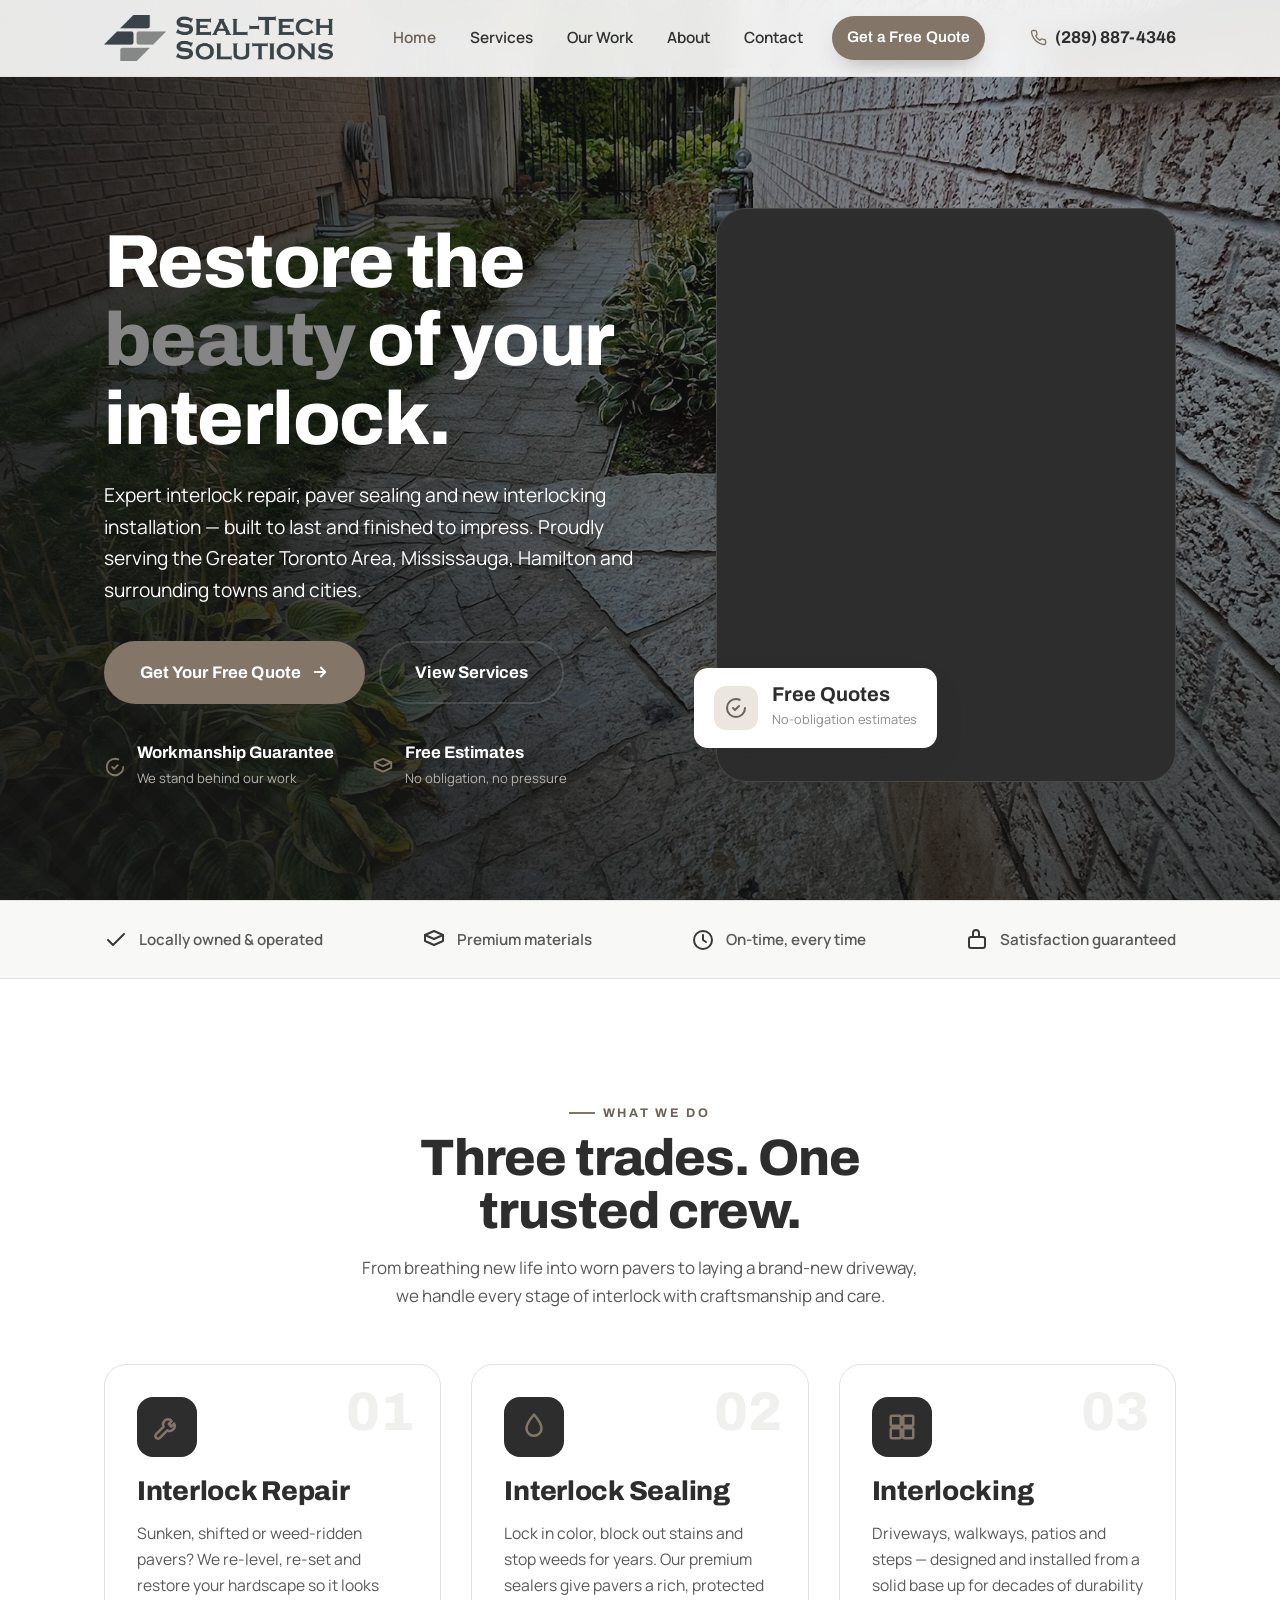
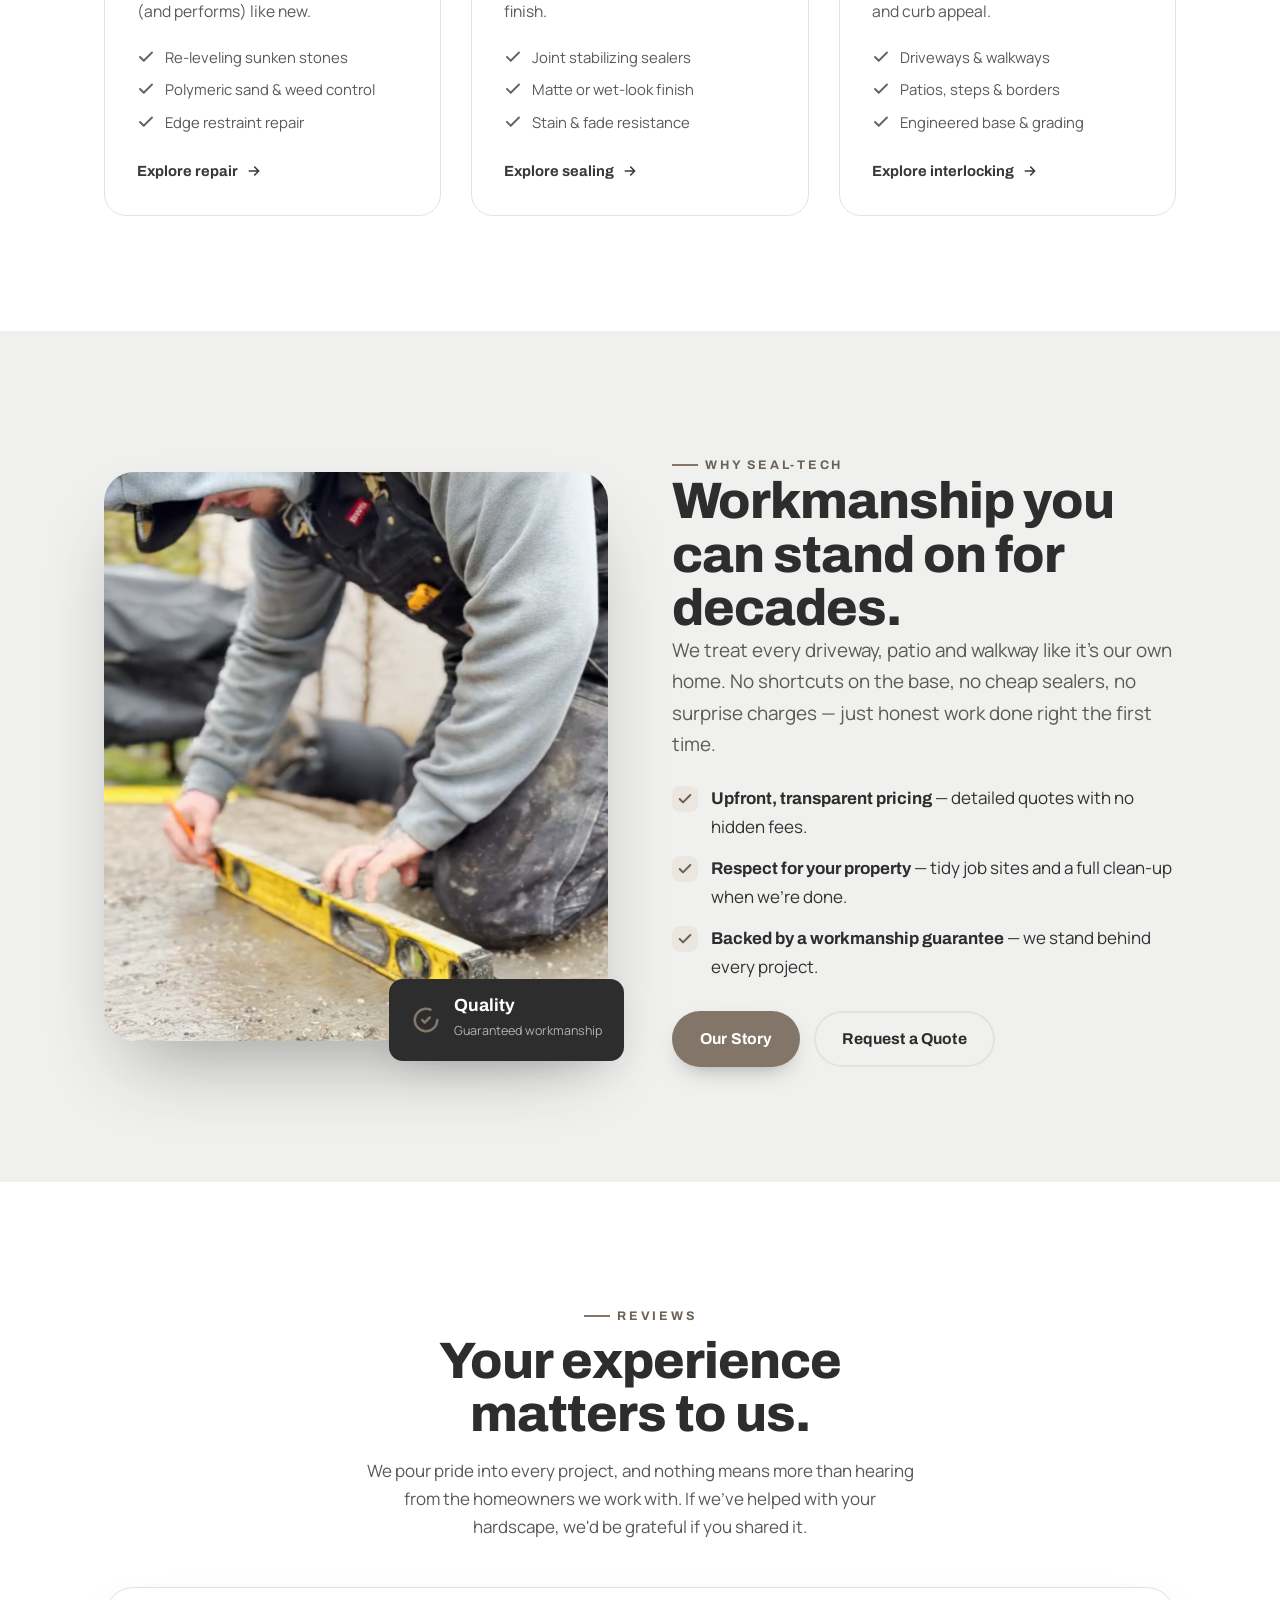
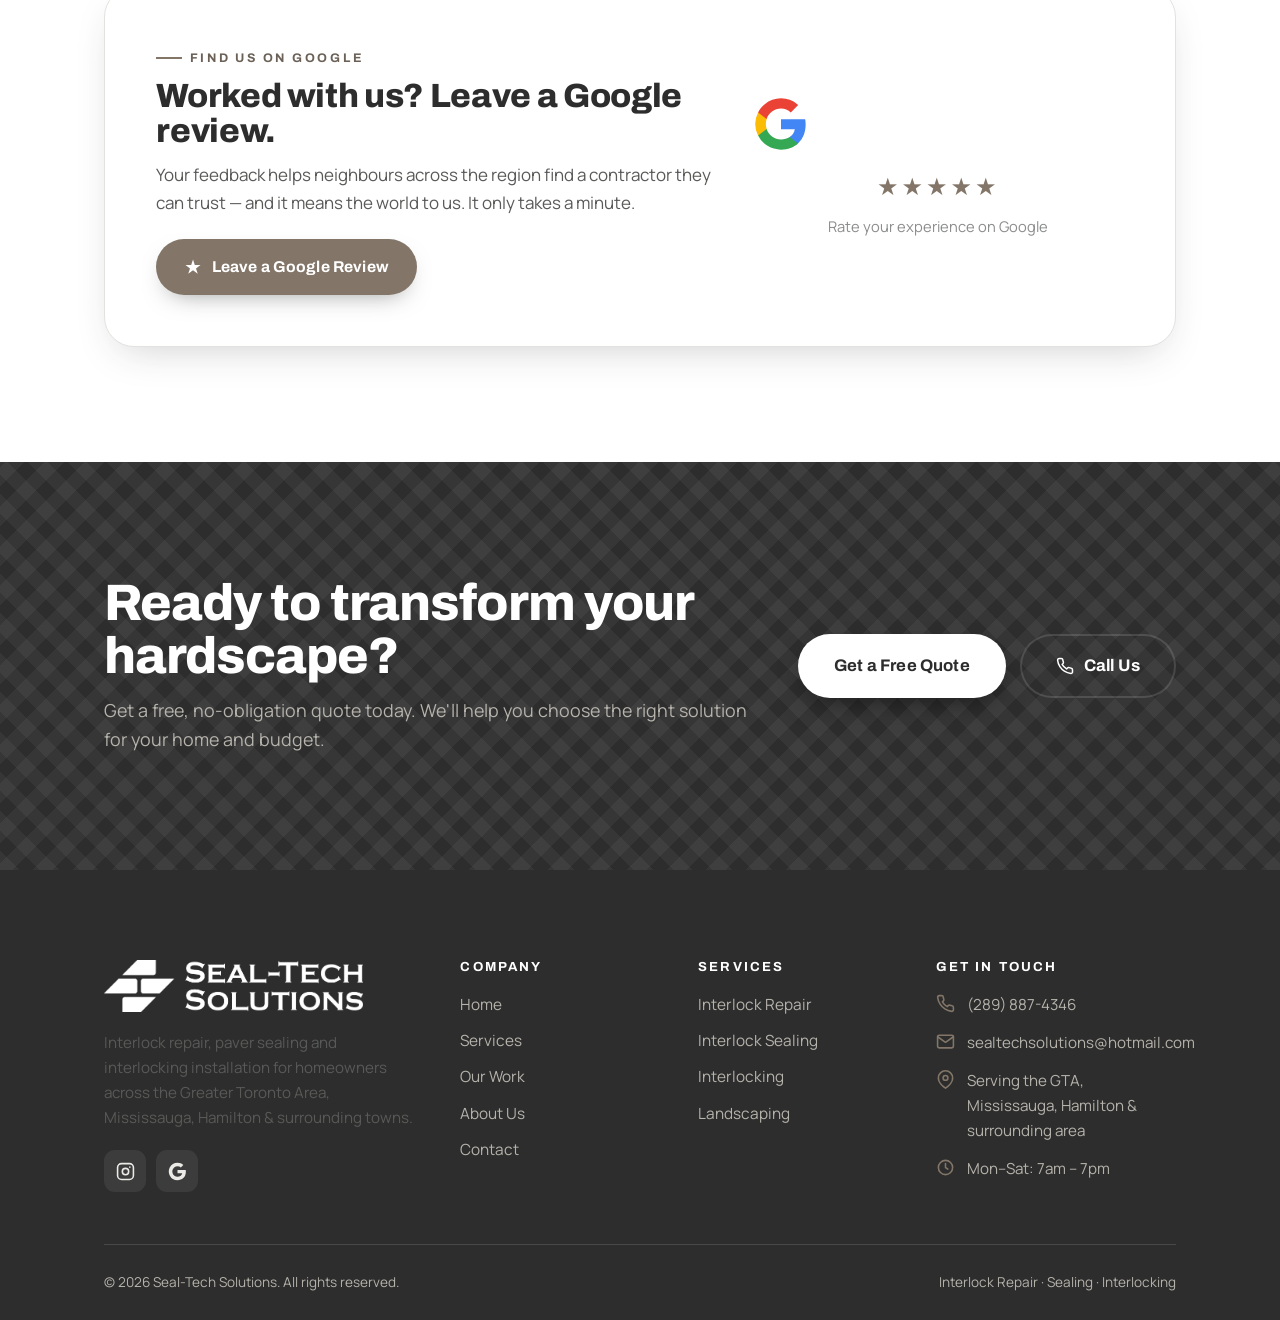
<file: index.html>
<!DOCTYPE html>
<html lang="en">
<head>
  <meta charset="UTF-8" />
  <meta name="viewport" content="width=device-width, initial-scale=1.0" />
  <title>Seal-Tech Solutions | Interlock Repair, Sealing &amp; Interlocking</title>
  <meta name="description" content="Seal-Tech Solutions delivers expert interlock repair, paver sealing and interlocking installation across the Greater Toronto Area, Mississauga, Hamilton & surrounding towns and cities. Get a free quote today." />
  <meta name="theme-color" content="#373938" />
  <link rel="canonical" href="https://sealtechsolutions.ca/" />
  <meta name="robots" content="index, follow" />
  <link rel="icon" type="image/svg+xml" href="assets/favicon.svg" />
  <link rel="icon" href="assets/favicon.ico" sizes="any" />
  <link rel="icon" type="image/png" sizes="32x32" href="assets/favicon-32.png" />
  <link rel="icon" type="image/png" sizes="16x16" href="assets/favicon-16.png" />
  <link rel="apple-touch-icon" href="assets/apple-touch-icon.png" />

  <!-- Open Graph / Facebook -->
  <meta property="og:type" content="website" />
  <meta property="og:site_name" content="Seal-Tech Solutions" />
  <meta property="og:locale" content="en_CA" />
  <meta property="og:url" content="https://sealtechsolutions.ca/" />
  <meta property="og:title" content="Seal-Tech Solutions | Interlock Repair, Sealing &amp; Interlocking" />
  <meta property="og:description" content="Expert interlock repair, paver sealing and interlocking installation across the Greater Toronto Area, Mississauga, Hamilton &amp; surrounding towns. Get a free quote today." />
  <meta property="og:image" content="https://sealtechsolutions.ca/assets/hero-bg.jpg" />
  <meta property="og:image:width" content="2205" />
  <meta property="og:image:height" content="1240" />
  <meta property="og:image:alt" content="Freshly installed interlock paving by Seal-Tech Solutions" />

  <!-- Twitter -->
  <meta name="twitter:card" content="summary_large_image" />
  <meta name="twitter:title" content="Seal-Tech Solutions | Interlock Repair, Sealing &amp; Interlocking" />
  <meta name="twitter:description" content="Expert interlock repair, paver sealing and interlocking across the GTA, Mississauga &amp; Hamilton. Get a free quote today." />
  <meta name="twitter:image" content="https://sealtechsolutions.ca/assets/hero-bg.jpg" />

  <!-- Fonts -->
  <link rel="preconnect" href="https://fonts.googleapis.com" />
  <link rel="preconnect" href="https://fonts.gstatic.com" crossorigin />
  <link href="https://fonts.googleapis.com/css2?family=Archivo:wght@500;600;700;800;900&family=Manrope:wght@400;500;600;700&display=swap" rel="stylesheet" />

  <link rel="stylesheet" href="css/styles.css" />

  <!-- Local business structured data (helps Google) -->
  <script type="application/ld+json">
  {
    "@context": "https://schema.org",
    "@type": "GeneralContractor",
    "name": "Seal-Tech Solutions",
    "description": "Interlock repair, paver sealing and interlocking installation serving the Greater Toronto Area, Mississauga, Hamilton and surrounding towns.",
    "url": "https://sealtechsolutions.ca/",
    "logo": "https://sealtechsolutions.ca/assets/STS_Logo.png",
    "image": "https://sealtechsolutions.ca/assets/hero-bg.jpg",
    "telephone": "+1-289-887-4346",
    "email": "sealtechsolutions@hotmail.com",
    "priceRange": "$$",
    "address": {
      "@type": "PostalAddress",
      "addressLocality": "Burlington",
      "addressRegion": "ON",
      "addressCountry": "CA"
    },
    "areaServed": ["Greater Toronto Area","Mississauga","Hamilton","Oakville","Burlington","Brampton","Vaughan","Markham","Milton"],
    "sameAs": ["https://instagram.com/seal.techsolutions"]
  }
  </script>
</head>
<body>
  <div class="scrim"></div>

  <!-- ===================== HEADER ===================== -->
  <header class="site-header">
    <div class="wrap">
      <a href="index.html" class="logo" aria-label="Seal-Tech Solutions home">
        <img class="logo-img" src="assets/sts-logo-dark.png" alt="Seal-Tech Solutions" />
      </a>

      <nav class="nav" aria-label="Primary">
        <a href="index.html" class="active">Home</a>
        <a href="services.html">Services</a>
        <a href="gallery.html">Our Work</a>
        <a href="about.html">About</a>
        <a href="contact.html">Contact</a>
        <div class="nav-cta"><a href="contact.html" class="btn">Get a Free Quote</a></div>
      </nav>

      <div class="nav-tools">
        <a href="tel:+12898874346" class="nav-phone">
          <svg viewBox="0 0 24 24" fill="none" stroke="currentColor" stroke-width="2" stroke-linecap="round" stroke-linejoin="round"><path d="M22 16.92v3a2 2 0 0 1-2.18 2 19.79 19.79 0 0 1-8.63-3.07 19.5 19.5 0 0 1-6-6 19.79 19.79 0 0 1-3.07-8.67A2 2 0 0 1 4.11 2h3a2 2 0 0 1 2 1.72c.13.96.36 1.9.7 2.81a2 2 0 0 1-.45 2.11L8.09 9.91a16 16 0 0 0 6 6l1.27-1.27a2 2 0 0 1 2.11-.45c.91.34 1.85.57 2.81.7A2 2 0 0 1 22 16.92z"/></svg>
          <span>(289) 887-4346</span>
        </a>
        <button class="nav-toggle" aria-label="Toggle menu" aria-expanded="false"><span></span></button>
      </div>
    </div>
  </header>

  <!-- ===================== HERO ===================== -->
  <section class="hero">
    <div class="hero__bg"></div>
    <div class="wrap">
      <div class="hero__grid">
        <div class="hero__copy">
          <h1 class="reveal">Restore the <span class="hl" style="color:#868586">beauty</span> of your interlock.</h1>
          <p class="reveal" data-d="2">Expert interlock repair, paver sealing and new interlocking installation — built to last and finished to impress. Proudly serving the Greater Toronto Area, Mississauga, Hamilton and surrounding towns and cities.</p>
          <div class="btn-row reveal" data-d="3">
            <a href="contact.html" class="btn btn--lg">Get Your Free Quote
              <svg viewBox="0 0 24 24" fill="none" stroke="currentColor" stroke-width="2.4" stroke-linecap="round" stroke-linejoin="round"><path d="M5 12h14M13 6l6 6-6 6"/></svg>
            </a>
            <a href="services.html" class="btn btn--ghost-dark btn--lg">View Services</a>
          </div>

          <div class="hero__trust reveal" data-d="4">
            <div class="t">
              <svg viewBox="0 0 24 24" fill="none" stroke="currentColor" stroke-width="2" stroke-linecap="round" stroke-linejoin="round"><path d="M9 12l2 2 4-4"/><path d="M21 12c0 4.97-4.03 9-9 9s-9-4.03-9-9 4.03-9 9-9c1.3 0 2.54.28 3.66.77"/></svg>
              <div><b>Workmanship Guarantee</b><span>We stand behind our work</span></div>
            </div>
            <div class="t">
              <svg viewBox="0 0 24 24" fill="none" stroke="currentColor" stroke-width="2" stroke-linecap="round" stroke-linejoin="round"><path d="M3 7l9-4 9 4-9 4-9-4z"/><path d="M3 7v6l9 4 9-4V7"/></svg>
              <div><b>Free Estimates</b><span>No obligation, no pressure</span></div>
            </div>
          </div>
        </div>

        <div class="hero__visual reveal" data-d="3">
          <div class="hero__card">
            <video class="hero__video" src="assets/sts-hero.mp4" autoplay muted loop playsinline preload="auto" aria-label="Seal-Tech Solutions crew at work"></video>
          </div>
          <div class="hero__chip">
            <span class="ic"><svg viewBox="0 0 24 24" fill="none" stroke="currentColor" stroke-width="2" stroke-linecap="round" stroke-linejoin="round"><path d="M9 12l2 2 4-4"/><path d="M21 12c0 4.97-4.03 9-9 9s-9-4.03-9-9 4.03-9 9-9c1.3 0 2.54.28 3.66.77"/></svg></span>
            <div><b style="font-size:1.25rem">Free Quotes</b><span>No-obligation estimates</span></div>
          </div>
        </div>
      </div>
    </div>
  </section>

  <!-- ===================== TRUST BAR ===================== -->
  <div class="trustbar">
    <div class="wrap">
      <div class="ti"><svg viewBox="0 0 24 24" fill="none" stroke="currentColor" stroke-width="2" stroke-linecap="round" stroke-linejoin="round"><path d="M20 6L9 17l-5-5"/></svg> Locally owned &amp; operated</div>
      <div class="ti"><svg viewBox="0 0 24 24" fill="none" stroke="currentColor" stroke-width="2" stroke-linecap="round" stroke-linejoin="round"><path d="M3 7l9-4 9 4-9 4-9-4z"/><path d="M3 7v6l9 4 9-4V7"/></svg> Premium materials</div>
      <div class="ti"><svg viewBox="0 0 24 24" fill="none" stroke="currentColor" stroke-width="2" stroke-linecap="round" stroke-linejoin="round"><circle cx="12" cy="12" r="9"/><path d="M12 7v5l3 2"/></svg> On-time, every time</div>
      <div class="ti"><svg viewBox="0 0 24 24" fill="none" stroke="currentColor" stroke-width="2" stroke-linecap="round" stroke-linejoin="round"><path d="M14 9V5a3 3 0 0 0-6 0v4"/><rect x="4" y="9" width="16" height="11" rx="2"/></svg> Satisfaction guaranteed</div>
    </div>
  </div>

  <!-- ===================== SERVICES ===================== -->
  <section class="section" id="services">
    <div class="wrap">
      <div class="head center reveal">
        <span class="eyebrow">What We Do</span>
        <h2>Three trades. One trusted crew.</h2>
        <p>From breathing new life into worn pavers to laying a brand-new driveway, we handle every stage of interlock with craftsmanship and care.</p>
      </div>

      <div class="grid cols-3" style="margin-top: 54px">
        <!-- Repair -->
        <article class="card svc reveal" data-d="1">
          <span class="svc__num">01</span>
          <div class="svc__ic"><svg viewBox="0 0 24 24" fill="none" stroke="currentColor" stroke-width="2" stroke-linecap="round" stroke-linejoin="round"><path d="M14.7 6.3a4 4 0 0 0-5.4 5.4l-6 6a2 2 0 1 0 3 3l6-6a4 4 0 0 0 5.4-5.4l-2.3 2.3-2-2 2.3-2.3z"/></svg></div>
          <h3>Interlock Repair</h3>
          <p>Sunken, shifted or weed-ridden pavers? We re-level, re-set and restore your hardscape so it looks (and performs) like new.</p>
          <ul>
            <li><svg viewBox="0 0 24 24" fill="none" stroke="currentColor" stroke-width="2.5" stroke-linecap="round" stroke-linejoin="round"><path d="M20 6L9 17l-5-5"/></svg> Re-leveling sunken stones</li>
            <li><svg viewBox="0 0 24 24" fill="none" stroke="currentColor" stroke-width="2.5" stroke-linecap="round" stroke-linejoin="round"><path d="M20 6L9 17l-5-5"/></svg> Polymeric sand &amp; weed control</li>
            <li><svg viewBox="0 0 24 24" fill="none" stroke="currentColor" stroke-width="2.5" stroke-linecap="round" stroke-linejoin="round"><path d="M20 6L9 17l-5-5"/></svg> Edge restraint repair</li>
          </ul>
          <a href="services.html#repair" class="svc__link">Explore repair
            <svg viewBox="0 0 24 24" fill="none" stroke="currentColor" stroke-width="2.4" stroke-linecap="round" stroke-linejoin="round"><path d="M5 12h14M13 6l6 6-6 6"/></svg>
          </a>
        </article>

        <!-- Sealing -->
        <article class="card svc reveal" data-d="2">
          <span class="svc__num">02</span>
          <div class="svc__ic"><svg viewBox="0 0 24 24" fill="none" stroke="currentColor" stroke-width="2" stroke-linecap="round" stroke-linejoin="round"><path d="M12 2s6 7 6 11a6 6 0 0 1-12 0c0-4 6-11 6-11z"/></svg></div>
          <h3>Interlock Sealing</h3>
          <p>Lock in color, block out stains and stop weeds for years. Our premium sealers give pavers a rich, protected finish.</p>
          <ul>
            <li><svg viewBox="0 0 24 24" fill="none" stroke="currentColor" stroke-width="2.5" stroke-linecap="round" stroke-linejoin="round"><path d="M20 6L9 17l-5-5"/></svg> Joint stabilizing sealers</li>
            <li><svg viewBox="0 0 24 24" fill="none" stroke="currentColor" stroke-width="2.5" stroke-linecap="round" stroke-linejoin="round"><path d="M20 6L9 17l-5-5"/></svg> Matte or wet-look finish</li>
            <li><svg viewBox="0 0 24 24" fill="none" stroke="currentColor" stroke-width="2.5" stroke-linecap="round" stroke-linejoin="round"><path d="M20 6L9 17l-5-5"/></svg> Stain &amp; fade resistance</li>
          </ul>
          <a href="services.html#sealing" class="svc__link">Explore sealing
            <svg viewBox="0 0 24 24" fill="none" stroke="currentColor" stroke-width="2.4" stroke-linecap="round" stroke-linejoin="round"><path d="M5 12h14M13 6l6 6-6 6"/></svg>
          </a>
        </article>

        <!-- Interlocking -->
        <article class="card svc reveal" data-d="3">
          <span class="svc__num">03</span>
          <div class="svc__ic"><svg viewBox="0 0 24 24" fill="none" stroke="currentColor" stroke-width="2" stroke-linecap="round" stroke-linejoin="round"><rect x="3" y="3" width="8" height="8" rx="1"/><rect x="13" y="3" width="8" height="8" rx="1"/><rect x="3" y="13" width="8" height="8" rx="1"/><rect x="13" y="13" width="8" height="8" rx="1"/></svg></div>
          <h3>Interlocking</h3>
          <p>Driveways, walkways, patios and steps — designed and installed from a solid base up for decades of durability and curb appeal.</p>
          <ul>
            <li><svg viewBox="0 0 24 24" fill="none" stroke="currentColor" stroke-width="2.5" stroke-linecap="round" stroke-linejoin="round"><path d="M20 6L9 17l-5-5"/></svg> Driveways &amp; walkways</li>
            <li><svg viewBox="0 0 24 24" fill="none" stroke="currentColor" stroke-width="2.5" stroke-linecap="round" stroke-linejoin="round"><path d="M20 6L9 17l-5-5"/></svg> Patios, steps &amp; borders</li>
            <li><svg viewBox="0 0 24 24" fill="none" stroke="currentColor" stroke-width="2.5" stroke-linecap="round" stroke-linejoin="round"><path d="M20 6L9 17l-5-5"/></svg> Engineered base &amp; grading</li>
          </ul>
          <a href="services.html#interlocking" class="svc__link">Explore interlocking
            <svg viewBox="0 0 24 24" fill="none" stroke="currentColor" stroke-width="2.4" stroke-linecap="round" stroke-linejoin="round"><path d="M5 12h14M13 6l6 6-6 6"/></svg>
          </a>
        </article>
      </div>
    </div>
  </section>

  <!-- ===================== WHY CHOOSE / SPLIT ===================== -->
  <section class="section section--mist">
    <div class="wrap">
      <div class="split">
        <div class="split__media reveal">
          <img src="assets/why-jack.png" alt="Seal-Tech Solutions crew leveling pavers with precision" style="width:100%;height:auto;display:block;border-radius:var(--r-xl);box-shadow:var(--shadow-lg)" />
          <div class="media-badge">
            <svg viewBox="0 0 24 24" fill="none" stroke="currentColor" stroke-width="2" stroke-linecap="round" stroke-linejoin="round"><path d="M9 12l2 2 4-4"/><path d="M21 12c0 4.97-4.03 9-9 9s-9-4.03-9-9 4.03-9 9-9c1.3 0 2.54.28 3.66.77"/></svg>
            <div><b style="font-size:1.1rem">Quality</b><span>Guaranteed workmanship</span></div>
          </div>
        </div>
        <div class="split__copy reveal" data-d="1">
          <span class="eyebrow">Why Seal-Tech</span>
          <h2>Workmanship you can stand on for decades.</h2>
          <p class="lead">We treat every driveway, patio and walkway like it's our own home. No shortcuts on the base, no cheap sealers, no surprise charges — just honest work done right the first time.</p>
          <ul class="checklist">
            <li><span class="ck"><svg viewBox="0 0 24 24" fill="none" stroke="currentColor" stroke-width="3" stroke-linecap="round" stroke-linejoin="round"><path d="M20 6L9 17l-5-5"/></svg></span><span><b>Upfront, transparent pricing</b> — detailed quotes with no hidden fees.</span></li>
            <li><span class="ck"><svg viewBox="0 0 24 24" fill="none" stroke="currentColor" stroke-width="3" stroke-linecap="round" stroke-linejoin="round"><path d="M20 6L9 17l-5-5"/></svg></span><span><b>Respect for your property</b> — tidy job sites and a full clean-up when we're done.</span></li>
            <li><span class="ck"><svg viewBox="0 0 24 24" fill="none" stroke="currentColor" stroke-width="3" stroke-linecap="round" stroke-linejoin="round"><path d="M20 6L9 17l-5-5"/></svg></span><span><b>Backed by a workmanship guarantee</b> — we stand behind every project.</span></li>
          </ul>
          <div class="btn-row" style="margin-top:30px">
            <a href="about.html" class="btn">Our Story</a>
            <a href="contact.html" class="btn btn--ghost">Request a Quote</a>
          </div>
        </div>
      </div>
    </div>
  </section>

  <!-- ===================== REVIEWS + GOOGLE CTA ===================== -->
  <section class="section" id="reviews">
    <div class="wrap">
      <div class="head center reveal">
        <span class="eyebrow">Reviews</span>
        <h2>Your experience matters to us.</h2>
        <p>We pour pride into every project, and nothing means more than hearing from the homeowners we work with. If we've helped with your hardscape, we'd be grateful if you shared it.</p>
      </div>

      <!-- Google review collection CTA -->
      <div class="gcta reveal" style="margin-top:46px">
        <div class="gcta__copy">
          <span class="eyebrow">Find Us On Google</span>
          <h3 style="font-size:clamp(1.5rem,3vw,2.1rem);margin-top:10px">Worked with us? Leave a Google review.</h3>
          <p style="margin-top:12px">Your feedback helps neighbours across the region find a contractor they can trust — and it means the world to us. It only takes a minute.</p>
          <div class="btn-row" style="margin-top:22px">
            <!-- TODO: replace href with your Google review short-link (e.g. https://g.page/r/XXXX/review) -->
            <a href="https://search.google.com/local/writereview?placeid=YOUR_PLACE_ID" target="_blank" rel="noopener" class="btn">
              <svg viewBox="0 0 24 24" width="18" height="18"><path fill="#fff" d="M12 2l2.4 7.4H22l-6 4.5 2.3 7.1-6.3-4.6L5.7 21l2.3-7.1-6-4.5h7.6z"/></svg>
              Leave a Google Review
            </a>
          </div>
        </div>
        <div class="gcta__score">
          <svg viewBox="0 0 24 24" width="56" height="56" aria-hidden="true"><path fill="#4285F4" d="M22.56 12.25c0-.78-.07-1.53-.2-2.25H12v4.26h5.92a5.06 5.06 0 0 1-2.2 3.32v2.77h3.57c2.08-1.92 3.27-4.74 3.27-8.1z"/><path fill="#34A853" d="M12 23c2.97 0 5.46-.98 7.28-2.66l-3.57-2.77c-.98.66-2.23 1.06-3.71 1.06-2.86 0-5.29-1.93-6.16-4.53H2.18v2.84A11 11 0 0 0 12 23z"/><path fill="#FBBC05" d="M5.84 14.1a6.6 6.6 0 0 1 0-4.2V7.06H2.18a11 11 0 0 0 0 9.88l3.66-2.84z"/><path fill="#EA4335" d="M12 5.38c1.62 0 3.06.56 4.21 1.64l3.15-3.15C17.45 2.09 14.97 1 12 1 7.7 1 3.99 3.47 2.18 7.06l3.66 2.84C6.71 7.31 9.14 5.38 12 5.38z"/></svg>
          <div class="stars" style="margin-top:14px">★★★★★</div>
          <div class="sub">Rate your experience on Google</div>
        </div>
      </div>
    </div>
  </section>

  <!-- ===================== CTA BAND ===================== -->
  <section class="section ctaband paver-bg">
    <div class="wrap">
      <div class="inner">
        <div class="reveal">
          <h2>Ready to transform your hardscape?</h2>
          <p>Get a free, no-obligation quote today. We'll help you choose the right solution for your home and budget.</p>
        </div>
        <div class="btn-row reveal" data-d="1">
          <a href="contact.html" class="btn btn--on-dark btn--lg">Get a Free Quote</a>
          <a href="tel:+12898874346" class="btn btn--ghost-dark btn--lg">
            <svg viewBox="0 0 24 24" fill="none" stroke="currentColor" stroke-width="2" stroke-linecap="round" stroke-linejoin="round"><path d="M22 16.92v3a2 2 0 0 1-2.18 2 19.79 19.79 0 0 1-8.63-3.07 19.5 19.5 0 0 1-6-6 19.79 19.79 0 0 1-3.07-8.67A2 2 0 0 1 4.11 2h3a2 2 0 0 1 2 1.72c.13.96.36 1.9.7 2.81a2 2 0 0 1-.45 2.11L8.09 9.91a16 16 0 0 0 6 6l1.27-1.27a2 2 0 0 1 2.11-.45c.91.34 1.85.57 2.81.7A2 2 0 0 1 22 16.92z"/></svg>
            Call Us
          </a>
        </div>
      </div>
    </div>
  </section>

  <!-- ===================== FOOTER ===================== -->
  <footer class="footer">
    <div class="wrap">
      <div class="footer__top">
        <div>
          <a href="index.html" class="logo">
            <img class="logo-img logo-img--light" src="assets/sts-logo.png" alt="Seal-Tech Solutions" style="height:52px" />
          </a>
          <p class="footer__about">Interlock repair, paver sealing and interlocking installation for homeowners across the Greater Toronto Area, Mississauga, Hamilton &amp; surrounding towns.</p>
          <div class="footer__social">
            <a href="https://instagram.com/seal.techsolutions" target="_blank" rel="noopener" aria-label="Instagram"><svg viewBox="0 0 24 24" fill="none" stroke="currentColor" stroke-width="2"><rect x="2" y="2" width="20" height="20" rx="5"/><circle cx="12" cy="12" r="4"/><circle cx="17.5" cy="6.5" r="1" fill="currentColor" stroke="none"/></svg></a>
            <a href="#" aria-label="Google"><svg viewBox="0 0 24 24"><path fill="currentColor" d="M22.56 12.25c0-.78-.07-1.53-.2-2.25H12v4.26h5.92a5.06 5.06 0 0 1-2.2 3.32v2.77h3.57c2.08-1.92 3.27-4.74 3.27-8.1zM12 23c2.97 0 5.46-.98 7.28-2.66l-3.57-2.77c-.98.66-2.23 1.06-3.71 1.06-2.86 0-5.29-1.93-6.16-4.53H2.18v2.84A11 11 0 0 0 12 23zm-6.16-8.9a6.6 6.6 0 0 1 0-4.2V7.06H2.18a11 11 0 0 0 0 9.88zM12 5.38c1.62 0 3.06.56 4.21 1.64l3.15-3.15C17.45 2.09 14.97 1 12 1 7.7 1 3.99 3.47 2.18 7.06l3.66 2.84C6.71 7.31 9.14 5.38 12 5.38z"/></svg></a>
          </div>
        </div>
        <div>
          <h4>Company</h4>
          <div class="footer__links">
            <a href="index.html">Home</a>
            <a href="services.html">Services</a>
            <a href="gallery.html">Our Work</a>
            <a href="about.html">About Us</a>
            <a href="contact.html">Contact</a>
          </div>
        </div>
        <div>
          <h4>Services</h4>
          <div class="footer__links">
            <a href="services.html#repair">Interlock Repair</a>
            <a href="services.html#sealing">Interlock Sealing</a>
            <a href="services.html#interlocking">Interlocking</a>
            <a href="services.html#landscaping">Landscaping</a>
          </div>
        </div>
        <div>
          <h4>Get In Touch</h4>
          <ul class="footer__contact">
            <li><svg viewBox="0 0 24 24" fill="none" stroke="currentColor" stroke-width="2" stroke-linecap="round" stroke-linejoin="round"><path d="M22 16.92v3a2 2 0 0 1-2.18 2 19.79 19.79 0 0 1-8.63-3.07 19.5 19.5 0 0 1-6-6 19.79 19.79 0 0 1-3.07-8.67A2 2 0 0 1 4.11 2h3a2 2 0 0 1 2 1.72c.13.96.36 1.9.7 2.81a2 2 0 0 1-.45 2.11L8.09 9.91a16 16 0 0 0 6 6l1.27-1.27a2 2 0 0 1 2.11-.45c.91.34 1.85.57 2.81.7A2 2 0 0 1 22 16.92z"/></svg> <a href="tel:+12898874346">(289) 887-4346</a></li>
            <li><svg viewBox="0 0 24 24" fill="none" stroke="currentColor" stroke-width="2" stroke-linecap="round" stroke-linejoin="round"><rect x="2" y="4" width="20" height="16" rx="2"/><path d="m22 6-10 7L2 6"/></svg> <a href="mailto:sealtechsolutions@hotmail.com">sealtechsolutions@hotmail.com</a></li>
            <li><svg viewBox="0 0 24 24" fill="none" stroke="currentColor" stroke-width="2" stroke-linecap="round" stroke-linejoin="round"><path d="M21 10c0 7-9 13-9 13s-9-6-9-13a9 9 0 0 1 18 0z"/><circle cx="12" cy="10" r="3"/></svg> Serving the GTA, Mississauga, Hamilton &amp; surrounding area</li>
            <li><svg viewBox="0 0 24 24" fill="none" stroke="currentColor" stroke-width="2" stroke-linecap="round" stroke-linejoin="round"><circle cx="12" cy="12" r="9"/><path d="M12 7v5l3 2"/></svg> Mon–Sat: 7am – 7pm</li>
          </ul>
        </div>
      </div>
      <div class="footer__bottom">
        <span>© <span id="year">2026</span> Seal-Tech Solutions. All rights reserved.</span>
        <span>Interlock Repair · Sealing · Interlocking</span>
      </div>
    </div>
  </footer>

  <script src="js/main.js"></script>
</body>
</html>
</file>
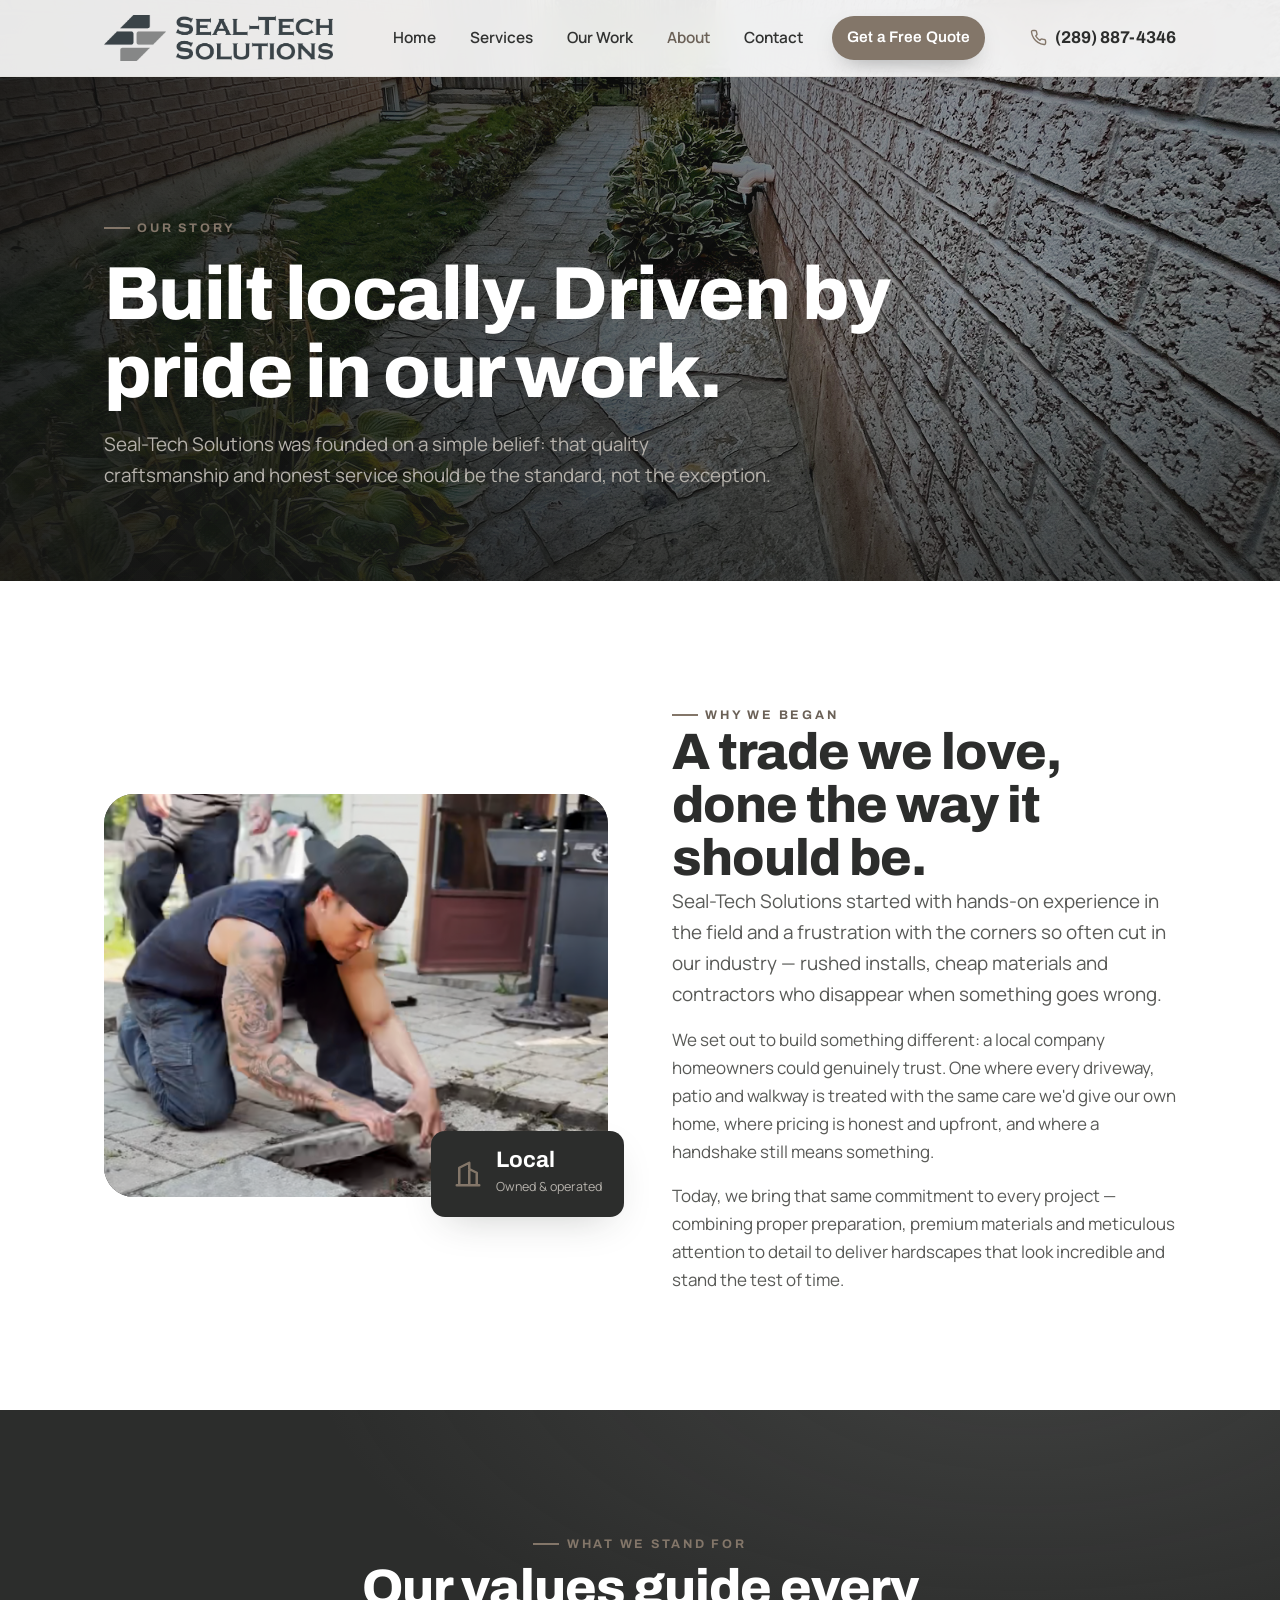
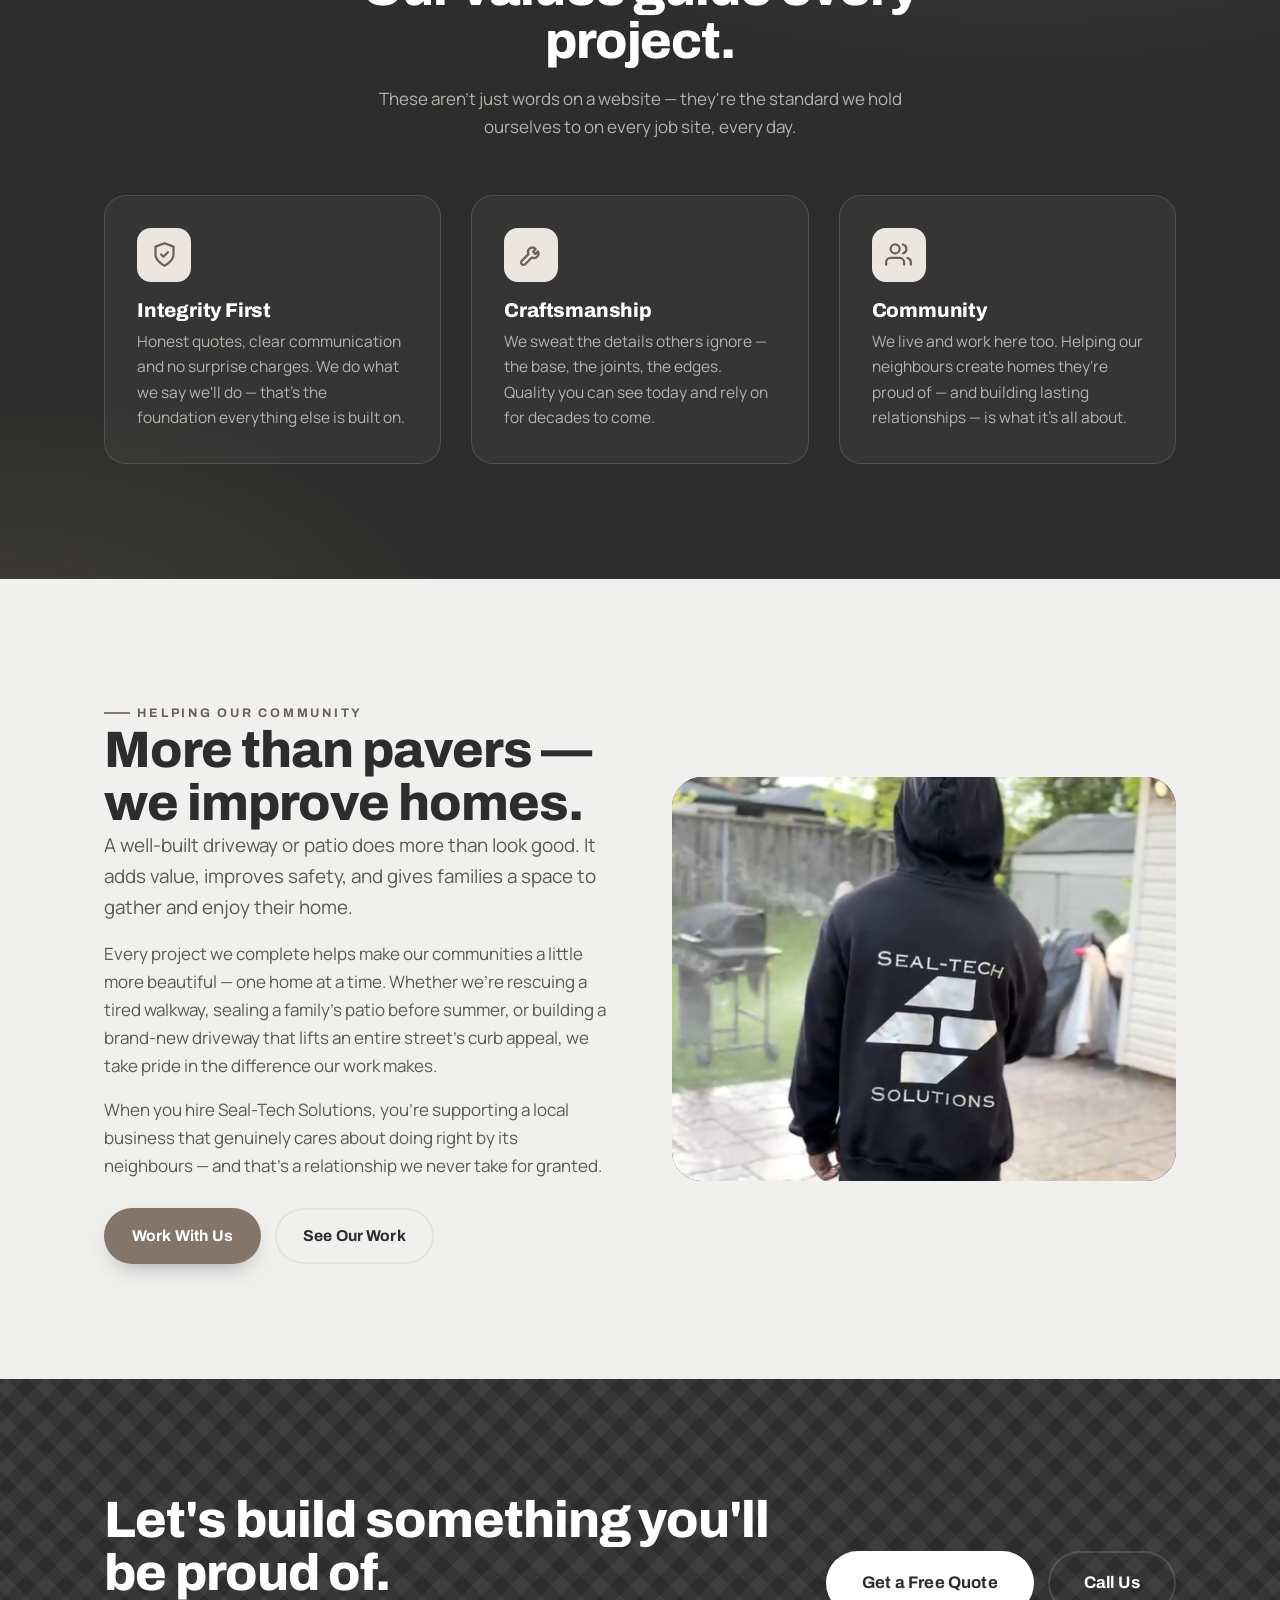
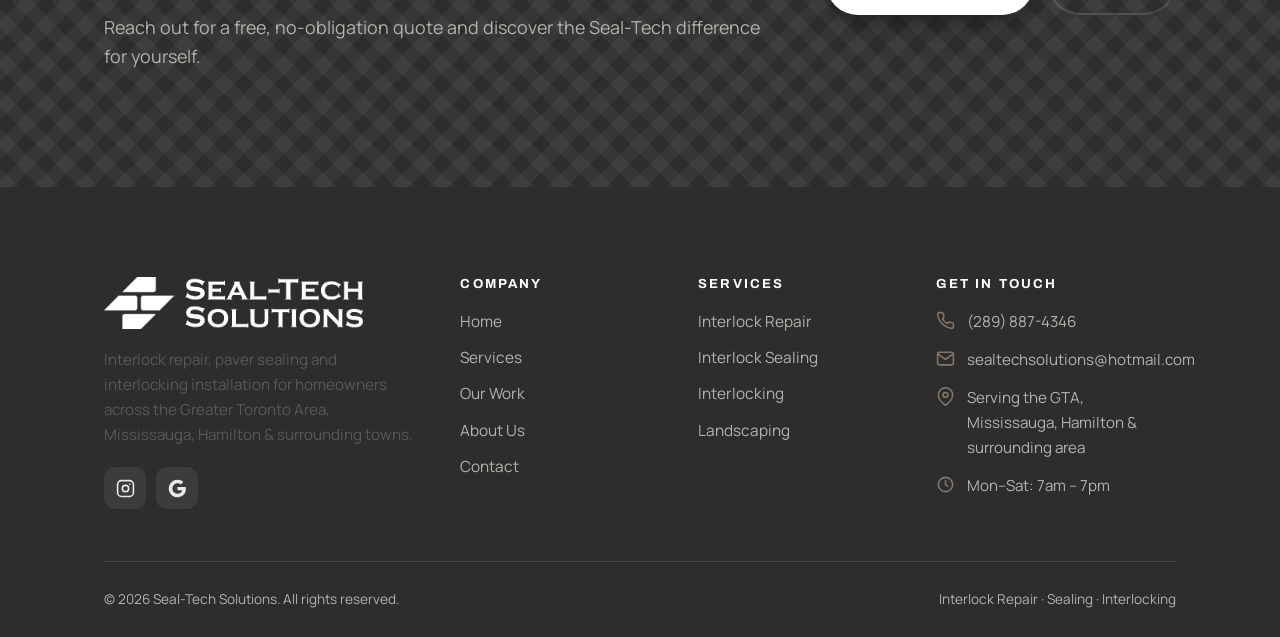
<file: about.html>
<!DOCTYPE html>
<html lang="en">
<head>
  <meta charset="UTF-8" />
  <meta name="viewport" content="width=device-width, initial-scale=1.0" />
  <title>About Us | Seal-Tech Solutions</title>
  <meta name="description" content="Learn about Seal-Tech Solutions — a locally owned interlock repair, sealing and installation company built on craftsmanship, honesty and pride in our community across the Greater Toronto Area, Mississauga, Hamilton & surrounding towns." />
  <meta name="theme-color" content="#373938" />
  <link rel="canonical" href="https://sealtechsolutions.ca/about.html" />
  <meta name="robots" content="index, follow" />

  <!-- Open Graph / Facebook -->
  <meta property="og:type" content="website" />
  <meta property="og:site_name" content="Seal-Tech Solutions" />
  <meta property="og:locale" content="en_CA" />
  <meta property="og:url" content="https://sealtechsolutions.ca/about.html" />
  <meta property="og:title" content="About Us | Seal-Tech Solutions" />
  <meta property="og:description" content="A locally owned interlock repair, sealing and installation company built on craftsmanship, honesty and pride in our community across the GTA, Mississauga &amp; Hamilton." />
  <meta property="og:image" content="https://sealtechsolutions.ca/assets/hero-bg.jpg" />
  <meta property="og:image:width" content="2205" />
  <meta property="og:image:height" content="1240" />
  <meta property="og:image:alt" content="Seal-Tech Solutions crew laying interlock pavers" />

  <!-- Twitter -->
  <meta name="twitter:card" content="summary_large_image" />
  <meta name="twitter:title" content="About Us | Seal-Tech Solutions" />
  <meta name="twitter:description" content="Locally owned interlock specialists built on craftsmanship and honest service across the GTA, Mississauga &amp; Hamilton." />
  <meta name="twitter:image" content="https://sealtechsolutions.ca/assets/hero-bg.jpg" />

  <link rel="icon" type="image/svg+xml" href="assets/favicon.svg" />
  <link rel="icon" href="assets/favicon.ico" sizes="any" />
  <link rel="icon" type="image/png" sizes="32x32" href="assets/favicon-32.png" />
  <link rel="icon" type="image/png" sizes="16x16" href="assets/favicon-16.png" />
  <link rel="apple-touch-icon" href="assets/apple-touch-icon.png" />
  <link rel="preconnect" href="https://fonts.googleapis.com" />
  <link rel="preconnect" href="https://fonts.gstatic.com" crossorigin />
  <link href="https://fonts.googleapis.com/css2?family=Archivo:wght@500;600;700;800;900&family=Manrope:wght@400;500;600;700&display=swap" rel="stylesheet" />
  <link rel="stylesheet" href="css/styles.css" />
</head>
<body>
  <div class="scrim"></div>

  <!-- HEADER -->
  <header class="site-header scrolled">
    <div class="wrap">
      <a href="index.html" class="logo" aria-label="Seal-Tech Solutions home">
        <img class="logo-img" src="assets/sts-logo-dark.png" alt="Seal-Tech Solutions" />
      </a>
      <nav class="nav" aria-label="Primary">
        <a href="index.html">Home</a>
        <a href="services.html">Services</a>
        <a href="gallery.html">Our Work</a>
        <a href="about.html" class="active">About</a>
        <a href="contact.html">Contact</a>
        <div class="nav-cta"><a href="contact.html" class="btn">Get a Free Quote</a></div>
      </nav>
      <div class="nav-tools">
        <a href="tel:+12898874346" class="nav-phone">
          <svg viewBox="0 0 24 24" fill="none" stroke="currentColor" stroke-width="2" stroke-linecap="round" stroke-linejoin="round"><path d="M22 16.92v3a2 2 0 0 1-2.18 2 19.79 19.79 0 0 1-8.63-3.07 19.5 19.5 0 0 1-6-6 19.79 19.79 0 0 1-3.07-8.67A2 2 0 0 1 4.11 2h3a2 2 0 0 1 2 1.72c.13.96.36 1.9.7 2.81a2 2 0 0 1-.45 2.11L8.09 9.91a16 16 0 0 0 6 6l1.27-1.27a2 2 0 0 1 2.11-.45c.91.34 1.85.57 2.81.7A2 2 0 0 1 22 16.92z"/></svg>
          <span>(289) 887-4346</span>
        </a>
        <button class="nav-toggle" aria-label="Toggle menu"><span></span></button>
      </div>
    </div>
  </header>

  <!-- PAGE HERO -->
  <section class="phero paver-bg">
    <div class="hero__bg"></div>
    <div class="wrap">
      <div class="crumbs reveal"><a href="index.html">Home</a><span class="sep">/</span><span>About</span></div>
      <span class="eyebrow on-dark reveal" data-d="1" style="margin-top:18px">Our Story</span>
      <h1 class="reveal" data-d="1">Built locally. Driven by pride in our work.</h1>
      <p class="reveal" data-d="2">Seal-Tech Solutions was founded on a simple belief: that quality craftsmanship and honest service should be the standard, not the exception.</p>
    </div>
  </section>

  <!-- STORY -->
  <section class="section">
    <div class="wrap">
      <div class="split">
        <div class="split__media reveal">
          <div class="photo"><img src="assets/about-team.png" alt="Seal-Tech Solutions owner setting interlock pavers by hand" /></div>
          <div class="media-badge">
            <svg viewBox="0 0 24 24" fill="none" stroke="currentColor" stroke-width="2" stroke-linecap="round" stroke-linejoin="round"><path d="M3 21h18M5 21V7l8-4v18M19 21V11l-6-3"/></svg>
            <div><b>Local</b><span>Owned &amp; operated</span></div>
          </div>
        </div>
        <div class="split__copy reveal" data-d="1">
          <span class="eyebrow">Why We Began</span>
          <h2>A trade we love, done the way it should be.</h2>
          <p class="lead">Seal-Tech Solutions started with hands-on experience in the field and a frustration with the corners so often cut in our industry — rushed installs, cheap materials and contractors who disappear when something goes wrong.</p>
          <p style="margin-top:16px">We set out to build something different: a local company homeowners could genuinely trust. One where every driveway, patio and walkway is treated with the same care we'd give our own home, where pricing is honest and upfront, and where a handshake still means something.</p>
          <p style="margin-top:16px">Today, we bring that same commitment to every project — combining proper preparation, premium materials and meticulous attention to detail to deliver hardscapes that look incredible and stand the test of time.</p>
        </div>
      </div>
    </div>
  </section>

  <!-- MISSION / VALUES -->
  <section class="section section--ink">
    <div class="wrap">
      <div class="head center reveal">
        <span class="eyebrow on-dark">What We Stand For</span>
        <h2>Our values guide every project.</h2>
        <p style="margin-inline:auto">These aren't just words on a website — they're the standard we hold ourselves to on every job site, every day.</p>
      </div>
      <div class="grid cols-3" style="margin-top:54px">
        <div class="card feature reveal" data-d="1" style="background:rgba(255,255,255,.04);border-color:var(--line-dark)">
          <div class="fic"><svg viewBox="0 0 24 24" fill="none" stroke="currentColor" stroke-width="2" stroke-linecap="round" stroke-linejoin="round"><path d="M12 22s8-4 8-10V5l-8-3-8 3v7c0 6 8 10 8 10z"/><path d="M9 12l2 2 4-4"/></svg></div>
          <h3 style="color:#fff">Integrity First</h3>
          <p style="color:var(--on-dark-mute)">Honest quotes, clear communication and no surprise charges. We do what we say we'll do — that's the foundation everything else is built on.</p>
        </div>
        <div class="card feature reveal" data-d="2" style="background:rgba(255,255,255,.04);border-color:var(--line-dark)">
          <div class="fic"><svg viewBox="0 0 24 24" fill="none" stroke="currentColor" stroke-width="2" stroke-linecap="round" stroke-linejoin="round"><path d="M14.7 6.3a4 4 0 0 0-5.4 5.4l-6 6a2 2 0 1 0 3 3l6-6a4 4 0 0 0 5.4-5.4l-2.3 2.3-2-2 2.3-2.3z"/></svg></div>
          <h3 style="color:#fff">Craftsmanship</h3>
          <p style="color:var(--on-dark-mute)">We sweat the details others ignore — the base, the joints, the edges. Quality you can see today and rely on for decades to come.</p>
        </div>
        <div class="card feature reveal" data-d="3" style="background:rgba(255,255,255,.04);border-color:var(--line-dark)">
          <div class="fic"><svg viewBox="0 0 24 24" fill="none" stroke="currentColor" stroke-width="2" stroke-linecap="round" stroke-linejoin="round"><path d="M17 21v-2a4 4 0 0 0-4-4H5a4 4 0 0 0-4 4v2"/><circle cx="9" cy="7" r="4"/><path d="M23 21v-2a4 4 0 0 0-3-3.87M16 3.13a4 4 0 0 1 0 7.75"/></svg></div>
          <h3 style="color:#fff">Community</h3>
          <p style="color:var(--on-dark-mute)">We live and work here too. Helping our neighbours create homes they're proud of — and building lasting relationships — is what it's all about.</p>
        </div>
      </div>
    </div>
  </section>

  <!-- COMMUNITY / WHAT WE DO -->
  <section class="section section--mist">
    <div class="wrap">
      <div class="split split--rev">
        <div class="split__media reveal">
          <div class="photo"><img src="assets/about-community.png" alt="Team member wearing a Seal-Tech Solutions hoodie on a finished backyard patio" /></div>
        </div>
        <div class="split__copy reveal" data-d="1">
          <span class="eyebrow">Helping Our Community</span>
          <h2>More than pavers — we improve homes.</h2>
          <p class="lead">A well-built driveway or patio does more than look good. It adds value, improves safety, and gives families a space to gather and enjoy their home.</p>
          <p style="margin-top:16px">Every project we complete helps make our communities a little more beautiful — one home at a time. Whether we're rescuing a tired walkway, sealing a family's patio before summer, or building a brand-new driveway that lifts an entire street's curb appeal, we take pride in the difference our work makes.</p>
          <p style="margin-top:16px">When you hire Seal-Tech Solutions, you're supporting a local business that genuinely cares about doing right by its neighbours — and that's a relationship we never take for granted.</p>
          <div class="btn-row" style="margin-top:28px">
            <a href="contact.html" class="btn">Work With Us</a>
            <a href="gallery.html" class="btn btn--ghost">See Our Work</a>
          </div>
        </div>
      </div>
    </div>
  </section>

  <!-- CTA BAND -->
  <section class="section ctaband paver-bg">
    <div class="wrap">
      <div class="inner">
        <div class="reveal">
          <h2>Let's build something you'll be proud of.</h2>
          <p>Reach out for a free, no-obligation quote and discover the Seal-Tech difference for yourself.</p>
        </div>
        <div class="btn-row reveal" data-d="1">
          <a href="contact.html" class="btn btn--on-dark btn--lg">Get a Free Quote</a>
          <a href="tel:+12898874346" class="btn btn--ghost-dark btn--lg">Call Us</a>
        </div>
      </div>
    </div>
  </section>

  <!-- FOOTER -->
  <footer class="footer">
    <div class="wrap">
      <div class="footer__top">
        <div>
          <a href="index.html" class="logo"><img class="logo-img logo-img--light" src="assets/sts-logo.png" alt="Seal-Tech Solutions" style="height:52px" /></a>
          <p class="footer__about">Interlock repair, paver sealing and interlocking installation for homeowners across the Greater Toronto Area, Mississauga, Hamilton &amp; surrounding towns.</p>
          <div class="footer__social">
            <a href="https://instagram.com/seal.techsolutions" target="_blank" rel="noopener" aria-label="Instagram"><svg viewBox="0 0 24 24" fill="none" stroke="currentColor" stroke-width="2"><rect x="2" y="2" width="20" height="20" rx="5"/><circle cx="12" cy="12" r="4"/><circle cx="17.5" cy="6.5" r="1" fill="currentColor" stroke="none"/></svg></a>
            <a href="#" aria-label="Google"><svg viewBox="0 0 24 24"><path fill="currentColor" d="M22.56 12.25c0-.78-.07-1.53-.2-2.25H12v4.26h5.92a5.06 5.06 0 0 1-2.2 3.32v2.77h3.57c2.08-1.92 3.27-4.74 3.27-8.1zM12 23c2.97 0 5.46-.98 7.28-2.66l-3.57-2.77c-.98.66-2.23 1.06-3.71 1.06-2.86 0-5.29-1.93-6.16-4.53H2.18v2.84A11 11 0 0 0 12 23zm-6.16-8.9a6.6 6.6 0 0 1 0-4.2V7.06H2.18a11 11 0 0 0 0 9.88zM12 5.38c1.62 0 3.06.56 4.21 1.64l3.15-3.15C17.45 2.09 14.97 1 12 1 7.7 1 3.99 3.47 2.18 7.06l3.66 2.84C6.71 7.31 9.14 5.38 12 5.38z"/></svg></a>
          </div>
        </div>
        <div><h4>Company</h4><div class="footer__links"><a href="index.html">Home</a><a href="services.html">Services</a><a href="gallery.html">Our Work</a><a href="about.html">About Us</a><a href="contact.html">Contact</a></div></div>
        <div><h4>Services</h4><div class="footer__links"><a href="services.html#repair">Interlock Repair</a><a href="services.html#sealing">Interlock Sealing</a><a href="services.html#interlocking">Interlocking</a><a href="services.html#landscaping">Landscaping</a></div></div>
        <div><h4>Get In Touch</h4><ul class="footer__contact">
          <li><svg viewBox="0 0 24 24" fill="none" stroke="currentColor" stroke-width="2" stroke-linecap="round" stroke-linejoin="round"><path d="M22 16.92v3a2 2 0 0 1-2.18 2 19.79 19.79 0 0 1-8.63-3.07 19.5 19.5 0 0 1-6-6 19.79 19.79 0 0 1-3.07-8.67A2 2 0 0 1 4.11 2h3a2 2 0 0 1 2 1.72c.13.96.36 1.9.7 2.81a2 2 0 0 1-.45 2.11L8.09 9.91a16 16 0 0 0 6 6l1.27-1.27a2 2 0 0 1 2.11-.45c.91.34 1.85.57 2.81.7A2 2 0 0 1 22 16.92z"/></svg> <a href="tel:+12898874346">(289) 887-4346</a></li>
          <li><svg viewBox="0 0 24 24" fill="none" stroke="currentColor" stroke-width="2" stroke-linecap="round" stroke-linejoin="round"><rect x="2" y="4" width="20" height="16" rx="2"/><path d="m22 6-10 7L2 6"/></svg> <a href="mailto:sealtechsolutions@hotmail.com">sealtechsolutions@hotmail.com</a></li>
          <li><svg viewBox="0 0 24 24" fill="none" stroke="currentColor" stroke-width="2" stroke-linecap="round" stroke-linejoin="round"><path d="M21 10c0 7-9 13-9 13s-9-6-9-13a9 9 0 0 1 18 0z"/><circle cx="12" cy="10" r="3"/></svg> Serving the GTA, Mississauga, Hamilton &amp; surrounding area</li>
          <li><svg viewBox="0 0 24 24" fill="none" stroke="currentColor" stroke-width="2" stroke-linecap="round" stroke-linejoin="round"><circle cx="12" cy="12" r="9"/><path d="M12 7v5l3 2"/></svg> Mon–Sat: 7am – 7pm</li>
        </ul></div>
      </div>
      <div class="footer__bottom">
        <span>© <span id="year">2026</span> Seal-Tech Solutions. All rights reserved.</span>
        <span>Interlock Repair · Sealing · Interlocking</span>
      </div>
    </div>
  </footer>

  <script src="js/main.js"></script>
</body>
</html>
</file>
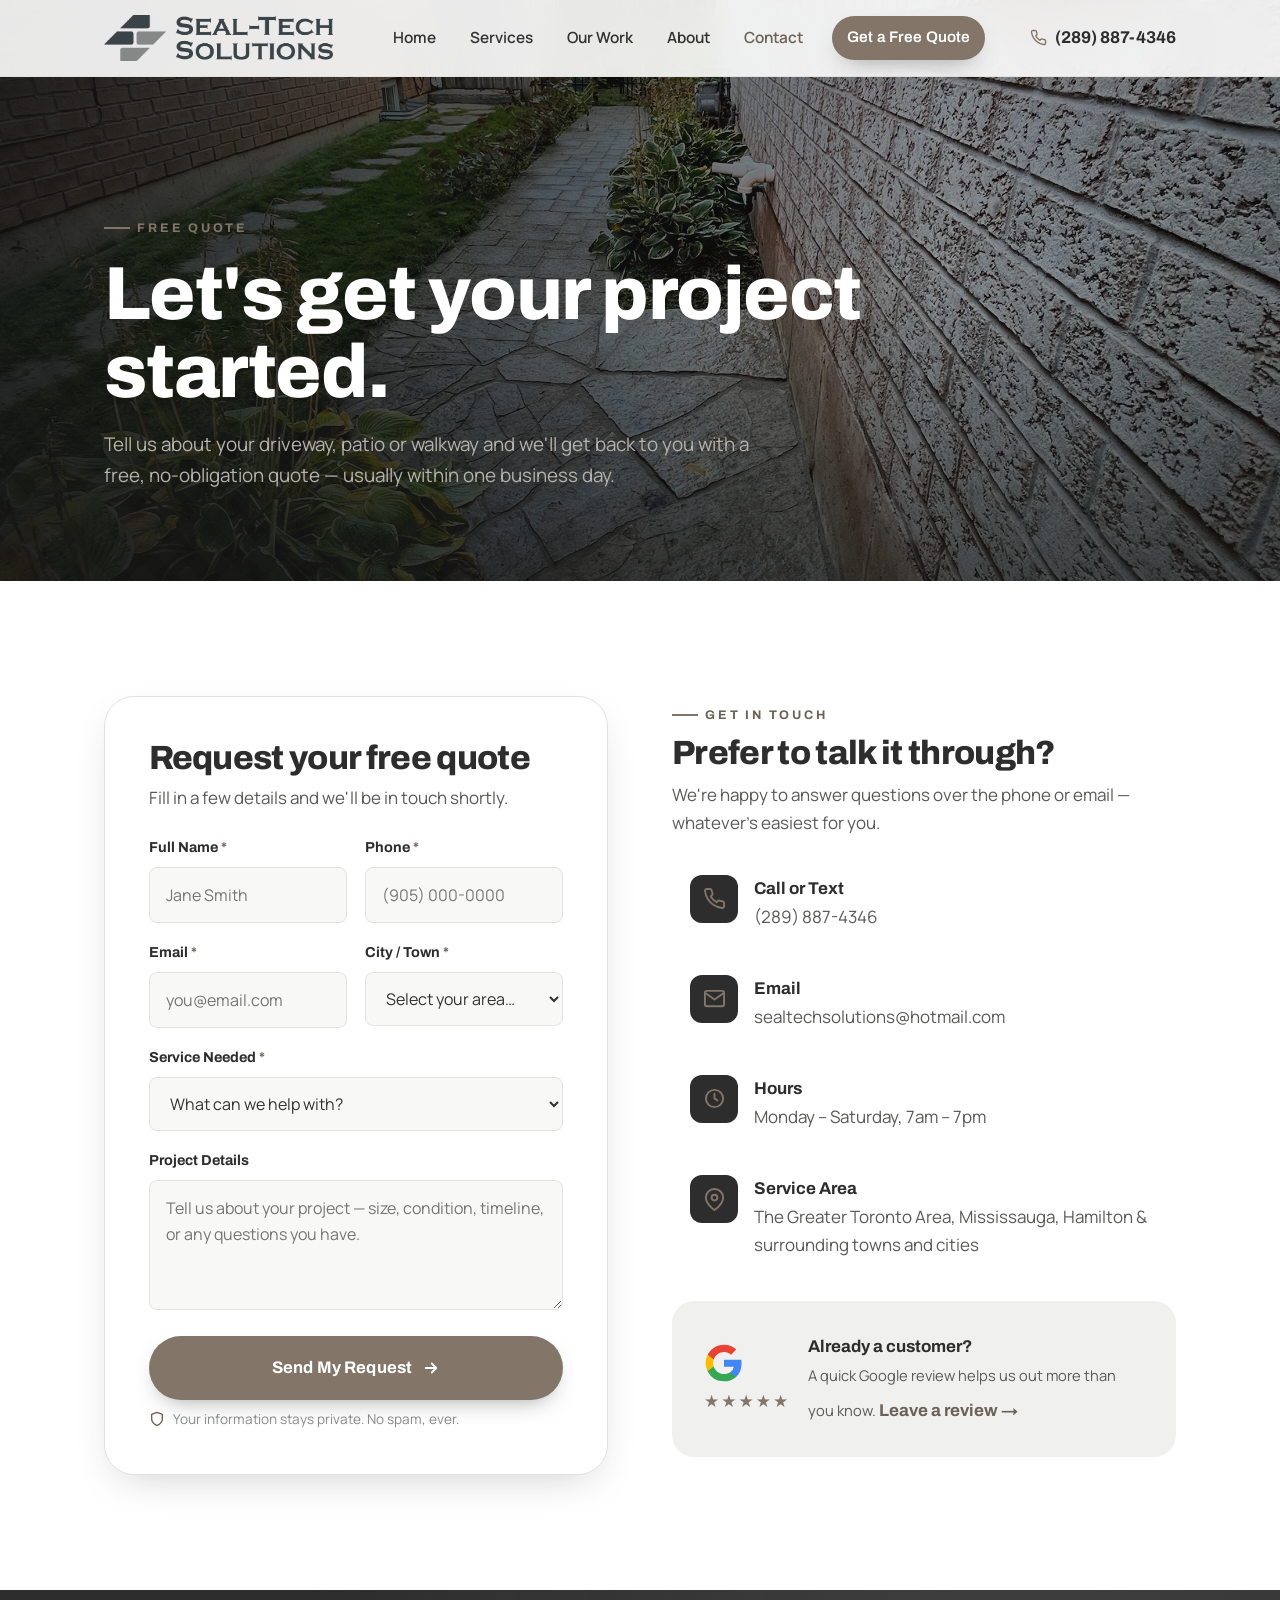
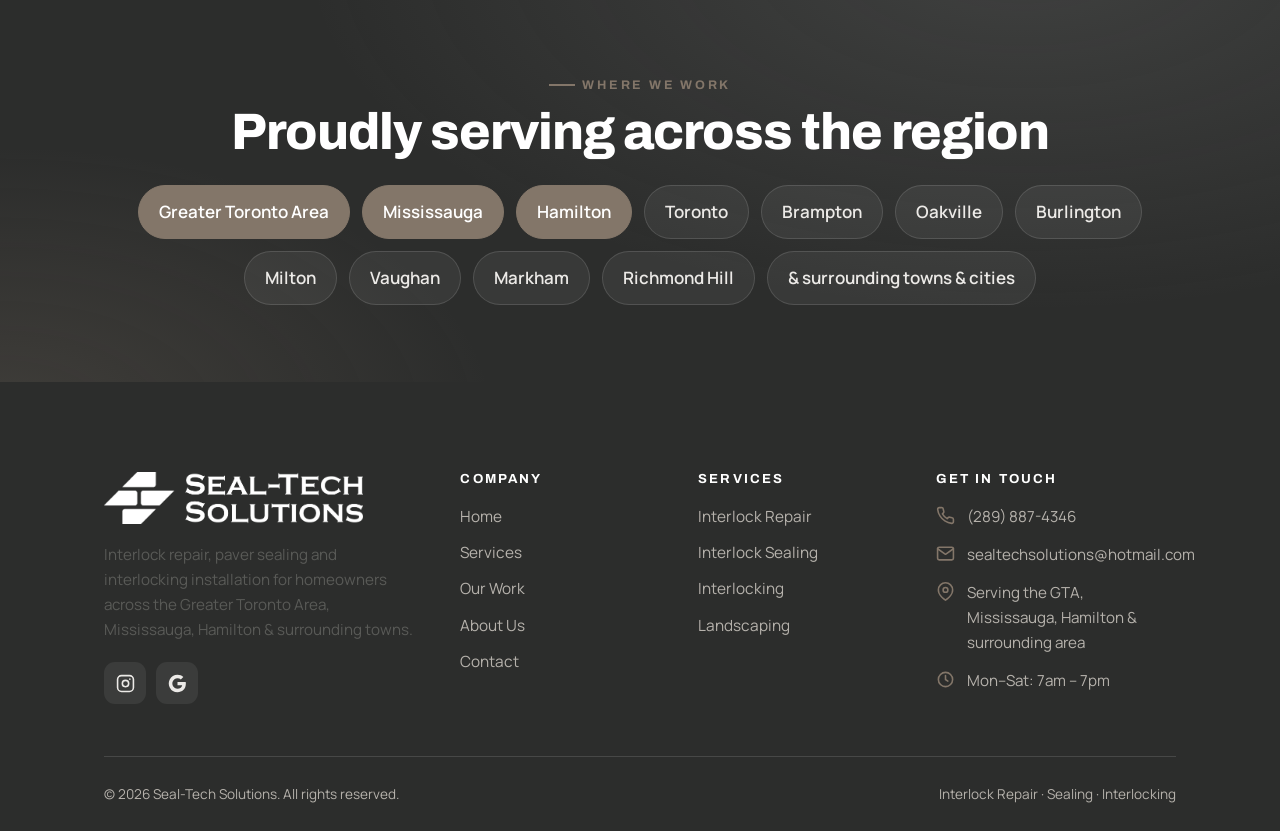
<file: contact.html>
<!DOCTYPE html>
<html lang="en">
<head>
  <meta charset="UTF-8" />
  <meta name="viewport" content="width=device-width, initial-scale=1.0" />
  <title>Contact &amp; Free Quote | Seal-Tech Solutions</title>
  <meta name="description" content="Get a free, no-obligation quote from Seal-Tech Solutions for interlock repair, sealing or installation. Serving the Greater Toronto Area, Mississauga, Hamilton & surrounding towns and cities." />
  <meta name="theme-color" content="#373938" />
  <link rel="canonical" href="https://sealtechsolutions.ca/contact.html" />
  <meta name="robots" content="index, follow" />

  <!-- Open Graph / Facebook -->
  <meta property="og:type" content="website" />
  <meta property="og:site_name" content="Seal-Tech Solutions" />
  <meta property="og:locale" content="en_CA" />
  <meta property="og:url" content="https://sealtechsolutions.ca/contact.html" />
  <meta property="og:title" content="Contact &amp; Free Quote | Seal-Tech Solutions" />
  <meta property="og:description" content="Get a free, no-obligation quote from Seal-Tech Solutions for interlock repair, sealing or installation across the GTA, Mississauga &amp; Hamilton." />
  <meta property="og:image" content="https://sealtechsolutions.ca/assets/hero-bg.jpg" />
  <meta property="og:image:width" content="2205" />
  <meta property="og:image:height" content="1240" />
  <meta property="og:image:alt" content="Seal-Tech Solutions interlock paving" />

  <!-- Twitter -->
  <meta name="twitter:card" content="summary_large_image" />
  <meta name="twitter:title" content="Contact &amp; Free Quote | Seal-Tech Solutions" />
  <meta name="twitter:description" content="Request a free, no-obligation interlock quote across the GTA, Mississauga &amp; Hamilton." />
  <meta name="twitter:image" content="https://sealtechsolutions.ca/assets/hero-bg.jpg" />

  <link rel="icon" type="image/svg+xml" href="assets/favicon.svg" />
  <link rel="icon" href="assets/favicon.ico" sizes="any" />
  <link rel="icon" type="image/png" sizes="32x32" href="assets/favicon-32.png" />
  <link rel="icon" type="image/png" sizes="16x16" href="assets/favicon-16.png" />
  <link rel="apple-touch-icon" href="assets/apple-touch-icon.png" />
  <link rel="preconnect" href="https://fonts.googleapis.com" />
  <link rel="preconnect" href="https://fonts.gstatic.com" crossorigin />
  <link href="https://fonts.googleapis.com/css2?family=Archivo:wght@500;600;700;800;900&family=Manrope:wght@400;500;600;700&display=swap" rel="stylesheet" />
  <link rel="stylesheet" href="css/styles.css" />
</head>
<body>
  <div class="scrim"></div>

  <!-- HEADER -->
  <header class="site-header scrolled">
    <div class="wrap">
      <a href="index.html" class="logo" aria-label="Seal-Tech Solutions home">
        <img class="logo-img" src="assets/sts-logo-dark.png" alt="Seal-Tech Solutions" />
      </a>
      <nav class="nav" aria-label="Primary">
        <a href="index.html">Home</a>
        <a href="services.html">Services</a>
        <a href="gallery.html">Our Work</a>
        <a href="about.html">About</a>
        <a href="contact.html" class="active">Contact</a>
        <div class="nav-cta"><a href="contact.html" class="btn">Get a Free Quote</a></div>
      </nav>
      <div class="nav-tools">
        <a href="tel:+12898874346" class="nav-phone">
          <svg viewBox="0 0 24 24" fill="none" stroke="currentColor" stroke-width="2" stroke-linecap="round" stroke-linejoin="round"><path d="M22 16.92v3a2 2 0 0 1-2.18 2 19.79 19.79 0 0 1-8.63-3.07 19.5 19.5 0 0 1-6-6 19.79 19.79 0 0 1-3.07-8.67A2 2 0 0 1 4.11 2h3a2 2 0 0 1 2 1.72c.13.96.36 1.9.7 2.81a2 2 0 0 1-.45 2.11L8.09 9.91a16 16 0 0 0 6 6l1.27-1.27a2 2 0 0 1 2.11-.45c.91.34 1.85.57 2.81.7A2 2 0 0 1 22 16.92z"/></svg>
          <span>(289) 887-4346</span>
        </a>
        <button class="nav-toggle" aria-label="Toggle menu"><span></span></button>
      </div>
    </div>
  </header>

  <!-- PAGE HERO -->
  <section class="phero paver-bg">
    <div class="hero__bg"></div>
    <div class="wrap">
      <div class="crumbs reveal"><a href="index.html">Home</a><span class="sep">/</span><span>Contact</span></div>
      <span class="eyebrow on-dark reveal" data-d="1" style="margin-top:18px">Free Quote</span>
      <h1 class="reveal" data-d="1">Let's get your project started.</h1>
      <p class="reveal" data-d="2">Tell us about your driveway, patio or walkway and we'll get back to you with a free, no-obligation quote — usually within one business day.</p>
    </div>
  </section>

  <!-- CONTACT -->
  <section class="section">
    <div class="wrap">
      <div class="split" style="align-items:flex-start">

        <!-- FORM -->
        <div class="reveal">
          <div class="form-card">
            <h2 style="font-size:clamp(1.6rem,3vw,2.1rem)">Request your free quote</h2>
            <p style="margin:8px 0 24px">Fill in a few details and we'll be in touch shortly.</p>

            <div class="form-success">
              ✓ Thank you! Your request has been received. We'll reach out by phone or email within one business day.
            </div>

            <!--
              ===== FORMSPREE SETUP =====
              1. Create a free account at https://formspree.io
              2. Create a new form and copy its endpoint (looks like https://formspree.io/f/abcdwxyz)
              3. Replace YOUR_FORM_ID below with your endpoint.
              Until you do, the form shows a demo success message without sending.
            -->
            <form id="quote-form" action="https://formspree.io/f/mykaldrk" method="POST" novalidate>
              <div class="field-row">
                <div class="field">
                  <label for="name">Full Name <span class="req">*</span></label>
                  <input type="text" id="name" name="name" placeholder="Jane Smith" required />
                </div>
                <div class="field">
                  <label for="phone">Phone <span class="req">*</span></label>
                  <input type="tel" id="phone" name="phone" placeholder="(905) 000-0000" required />
                </div>
              </div>

              <div class="field-row">
                <div class="field">
                  <label for="email">Email <span class="req">*</span></label>
                  <input type="email" id="email" name="email" placeholder="you@email.com" required />
                </div>
                <div class="field">
                  <label for="city">City / Town <span class="req">*</span></label>
                  <select id="city" name="city" required>
                    <option value="" disabled selected>Select your area…</option>
                    <option>Toronto</option>
                    <option>Mississauga</option>
                    <option>Brampton</option>
                    <option>Hamilton</option>
                    <option>Oakville</option>
                    <option>Burlington</option>
                    <option>Milton</option>
                    <option>Vaughan</option>
                    <option>Markham</option>
                    <option>Richmond Hill</option>
                    <option>Other / Nearby</option>
                  </select>
                </div>
              </div>

              <div class="field">
                <label for="service">Service Needed <span class="req">*</span></label>
                <select id="service" name="service" required>
                  <option value="" disabled selected>What can we help with?</option>
                  <option>Interlock Repair</option>
                  <option>Interlock Sealing</option>
                  <option>Interlocking (New Install)</option>
                  <option>Landscaping</option>
                  <option>Not sure — need advice</option>
                </select>
              </div>

              <div class="field">
                <label for="message">Project Details</label>
                <textarea id="message" name="message" placeholder="Tell us about your project — size, condition, timeline, or any questions you have."></textarea>
              </div>

              <button type="submit" class="btn btn--lg" style="width:100%">
                Send My Request
                <svg viewBox="0 0 24 24" fill="none" stroke="currentColor" stroke-width="2.4" stroke-linecap="round" stroke-linejoin="round"><path d="M5 12h14M13 6l6 6-6 6"/></svg>
              </button>
              <p class="form-note">
                <svg viewBox="0 0 24 24" fill="none" stroke="currentColor" stroke-width="2" stroke-linecap="round" stroke-linejoin="round"><path d="M12 22s8-4 8-10V5l-8-3-8 3v7c0 6 8 10 8 10z"/></svg>
                Your information stays private. No spam, ever.
              </p>
            </form>
          </div>
        </div>

        <!-- INFO -->
        <div class="reveal" data-d="1">
          <span class="eyebrow">Get In Touch</span>
          <h2 style="font-size:clamp(1.6rem,3vw,2.1rem);margin-top:10px">Prefer to talk it through?</h2>
          <p style="margin-top:10px">We're happy to answer questions over the phone or email — whatever's easiest for you.</p>

          <div class="cinfo" style="margin-top:20px">
            <a class="ci" href="tel:+12898874346">
              <span class="ic"><svg viewBox="0 0 24 24" fill="none" stroke="currentColor" stroke-width="2" stroke-linecap="round" stroke-linejoin="round"><path d="M22 16.92v3a2 2 0 0 1-2.18 2 19.79 19.79 0 0 1-8.63-3.07 19.5 19.5 0 0 1-6-6 19.79 19.79 0 0 1-3.07-8.67A2 2 0 0 1 4.11 2h3a2 2 0 0 1 2 1.72c.13.96.36 1.9.7 2.81a2 2 0 0 1-.45 2.11L8.09 9.91a16 16 0 0 0 6 6l1.27-1.27a2 2 0 0 1 2.11-.45c.91.34 1.85.57 2.81.7A2 2 0 0 1 22 16.92z"/></svg></span>
              <div><b>Call or Text</b><span>(289) 887-4346</span></div>
            </a>
            <a class="ci" href="mailto:sealtechsolutions@hotmail.com">
              <span class="ic"><svg viewBox="0 0 24 24" fill="none" stroke="currentColor" stroke-width="2" stroke-linecap="round" stroke-linejoin="round"><rect x="2" y="4" width="20" height="16" rx="2"/><path d="m22 6-10 7L2 6"/></svg></span>
              <div><b>Email</b><span>sealtechsolutions@hotmail.com</span></div>
            </a>
            <div class="ci">
              <span class="ic"><svg viewBox="0 0 24 24" fill="none" stroke="currentColor" stroke-width="2" stroke-linecap="round" stroke-linejoin="round"><circle cx="12" cy="12" r="9"/><path d="M12 7v5l3 2"/></svg></span>
              <div><b>Hours</b><span>Monday – Saturday, 7am – 7pm</span></div>
            </div>
            <div class="ci">
              <span class="ic"><svg viewBox="0 0 24 24" fill="none" stroke="currentColor" stroke-width="2" stroke-linecap="round" stroke-linejoin="round"><path d="M21 10c0 7-9 13-9 13s-9-6-9-13a9 9 0 0 1 18 0z"/><circle cx="12" cy="10" r="3"/></svg></span>
              <div><b>Service Area</b><span>The Greater Toronto Area, Mississauga, Hamilton &amp; surrounding towns and cities</span></div>
            </div>
          </div>

          <!-- Google review nudge -->
          <div class="card" style="margin-top:24px;display:flex;gap:18px;align-items:center;background:var(--mist);border:none">
            <div style="text-align:center;flex:none">
              <svg viewBox="0 0 24 24" width="40" height="40" aria-hidden="true"><path fill="#4285F4" d="M22.56 12.25c0-.78-.07-1.53-.2-2.25H12v4.26h5.92a5.06 5.06 0 0 1-2.2 3.32v2.77h3.57c2.08-1.92 3.27-4.74 3.27-8.1z"/><path fill="#34A853" d="M12 23c2.97 0 5.46-.98 7.28-2.66l-3.57-2.77c-.98.66-2.23 1.06-3.71 1.06-2.86 0-5.29-1.93-6.16-4.53H2.18v2.84A11 11 0 0 0 12 23z"/><path fill="#FBBC05" d="M5.84 14.1a6.6 6.6 0 0 1 0-4.2V7.06H2.18a11 11 0 0 0 0 9.88l3.66-2.84z"/><path fill="#EA4335" d="M12 5.38c1.62 0 3.06.56 4.21 1.64l3.15-3.15C17.45 2.09 14.97 1 12 1 7.7 1 3.99 3.47 2.18 7.06l3.66 2.84C6.71 7.31 9.14 5.38 12 5.38z"/></svg>
              <div style="color:var(--accent);letter-spacing:2px;margin-top:4px">★★★★★</div>
            </div>
            <div>
              <b style="font-family:var(--font-display);color:var(--ink);display:block">Already a customer?</b>
              <span style="font-size:.92rem;color:var(--text-soft)">A quick Google review helps us out more than you know.</span>
              <!-- TODO: replace href with your Google review short-link -->
              <a href="https://search.google.com/local/writereview?placeid=YOUR_PLACE_ID" target="_blank" rel="noopener" style="display:inline-block;margin-top:8px;font-family:var(--font-display);font-weight:700;color:var(--accent-600)">Leave a review →</a>
            </div>
          </div>
        </div>
      </div>
    </div>
  </section>

  <!-- AREAS STRIP -->
  <section class="section section--ink section--tight">
    <div class="wrap center">
      <span class="eyebrow on-dark reveal" style="justify-content:center">Where We Work</span>
      <h2 class="reveal" style="margin-top:10px">Proudly serving across the region</h2>
      <div class="areas reveal" data-d="1" style="justify-content:center;margin-top:26px">
        <span class="area-chip is-primary">Greater Toronto Area</span>
        <span class="area-chip is-primary">Mississauga</span>
        <span class="area-chip is-primary">Hamilton</span>
        <span class="area-chip">Toronto</span>
        <span class="area-chip">Brampton</span>
        <span class="area-chip">Oakville</span>
        <span class="area-chip">Burlington</span>
        <span class="area-chip">Milton</span>
        <span class="area-chip">Vaughan</span>
        <span class="area-chip">Markham</span>
        <span class="area-chip">Richmond Hill</span>
        <span class="area-chip">&amp; surrounding towns &amp; cities</span>
      </div>
    </div>
  </section>

  <!-- FOOTER -->
  <footer class="footer">
    <div class="wrap">
      <div class="footer__top">
        <div>
          <a href="index.html" class="logo"><img class="logo-img logo-img--light" src="assets/sts-logo.png" alt="Seal-Tech Solutions" style="height:52px" /></a>
          <p class="footer__about">Interlock repair, paver sealing and interlocking installation for homeowners across the Greater Toronto Area, Mississauga, Hamilton &amp; surrounding towns.</p>
          <div class="footer__social">
            <a href="https://instagram.com/seal.techsolutions" target="_blank" rel="noopener" aria-label="Instagram"><svg viewBox="0 0 24 24" fill="none" stroke="currentColor" stroke-width="2"><rect x="2" y="2" width="20" height="20" rx="5"/><circle cx="12" cy="12" r="4"/><circle cx="17.5" cy="6.5" r="1" fill="currentColor" stroke="none"/></svg></a>
            <a href="#" aria-label="Google"><svg viewBox="0 0 24 24"><path fill="currentColor" d="M22.56 12.25c0-.78-.07-1.53-.2-2.25H12v4.26h5.92a5.06 5.06 0 0 1-2.2 3.32v2.77h3.57c2.08-1.92 3.27-4.74 3.27-8.1zM12 23c2.97 0 5.46-.98 7.28-2.66l-3.57-2.77c-.98.66-2.23 1.06-3.71 1.06-2.86 0-5.29-1.93-6.16-4.53H2.18v2.84A11 11 0 0 0 12 23zm-6.16-8.9a6.6 6.6 0 0 1 0-4.2V7.06H2.18a11 11 0 0 0 0 9.88zM12 5.38c1.62 0 3.06.56 4.21 1.64l3.15-3.15C17.45 2.09 14.97 1 12 1 7.7 1 3.99 3.47 2.18 7.06l3.66 2.84C6.71 7.31 9.14 5.38 12 5.38z"/></svg></a>
          </div>
        </div>
        <div><h4>Company</h4><div class="footer__links"><a href="index.html">Home</a><a href="services.html">Services</a><a href="gallery.html">Our Work</a><a href="about.html">About Us</a><a href="contact.html">Contact</a></div></div>
        <div><h4>Services</h4><div class="footer__links"><a href="services.html#repair">Interlock Repair</a><a href="services.html#sealing">Interlock Sealing</a><a href="services.html#interlocking">Interlocking</a><a href="services.html#landscaping">Landscaping</a></div></div>
        <div><h4>Get In Touch</h4><ul class="footer__contact">
          <li><svg viewBox="0 0 24 24" fill="none" stroke="currentColor" stroke-width="2" stroke-linecap="round" stroke-linejoin="round"><path d="M22 16.92v3a2 2 0 0 1-2.18 2 19.79 19.79 0 0 1-8.63-3.07 19.5 19.5 0 0 1-6-6 19.79 19.79 0 0 1-3.07-8.67A2 2 0 0 1 4.11 2h3a2 2 0 0 1 2 1.72c.13.96.36 1.9.7 2.81a2 2 0 0 1-.45 2.11L8.09 9.91a16 16 0 0 0 6 6l1.27-1.27a2 2 0 0 1 2.11-.45c.91.34 1.85.57 2.81.7A2 2 0 0 1 22 16.92z"/></svg> <a href="tel:+12898874346">(289) 887-4346</a></li>
          <li><svg viewBox="0 0 24 24" fill="none" stroke="currentColor" stroke-width="2" stroke-linecap="round" stroke-linejoin="round"><rect x="2" y="4" width="20" height="16" rx="2"/><path d="m22 6-10 7L2 6"/></svg> <a href="mailto:sealtechsolutions@hotmail.com">sealtechsolutions@hotmail.com</a></li>
          <li><svg viewBox="0 0 24 24" fill="none" stroke="currentColor" stroke-width="2" stroke-linecap="round" stroke-linejoin="round"><path d="M21 10c0 7-9 13-9 13s-9-6-9-13a9 9 0 0 1 18 0z"/><circle cx="12" cy="10" r="3"/></svg> Serving the GTA, Mississauga, Hamilton &amp; surrounding area</li>
          <li><svg viewBox="0 0 24 24" fill="none" stroke="currentColor" stroke-width="2" stroke-linecap="round" stroke-linejoin="round"><circle cx="12" cy="12" r="9"/><path d="M12 7v5l3 2"/></svg> Mon–Sat: 7am – 7pm</li>
        </ul></div>
      </div>
      <div class="footer__bottom">
        <span>© <span id="year">2026</span> Seal-Tech Solutions. All rights reserved.</span>
        <span>Interlock Repair · Sealing · Interlocking</span>
      </div>
    </div>
  </footer>

  <script src="js/main.js"></script>
</body>
</html>
</file>
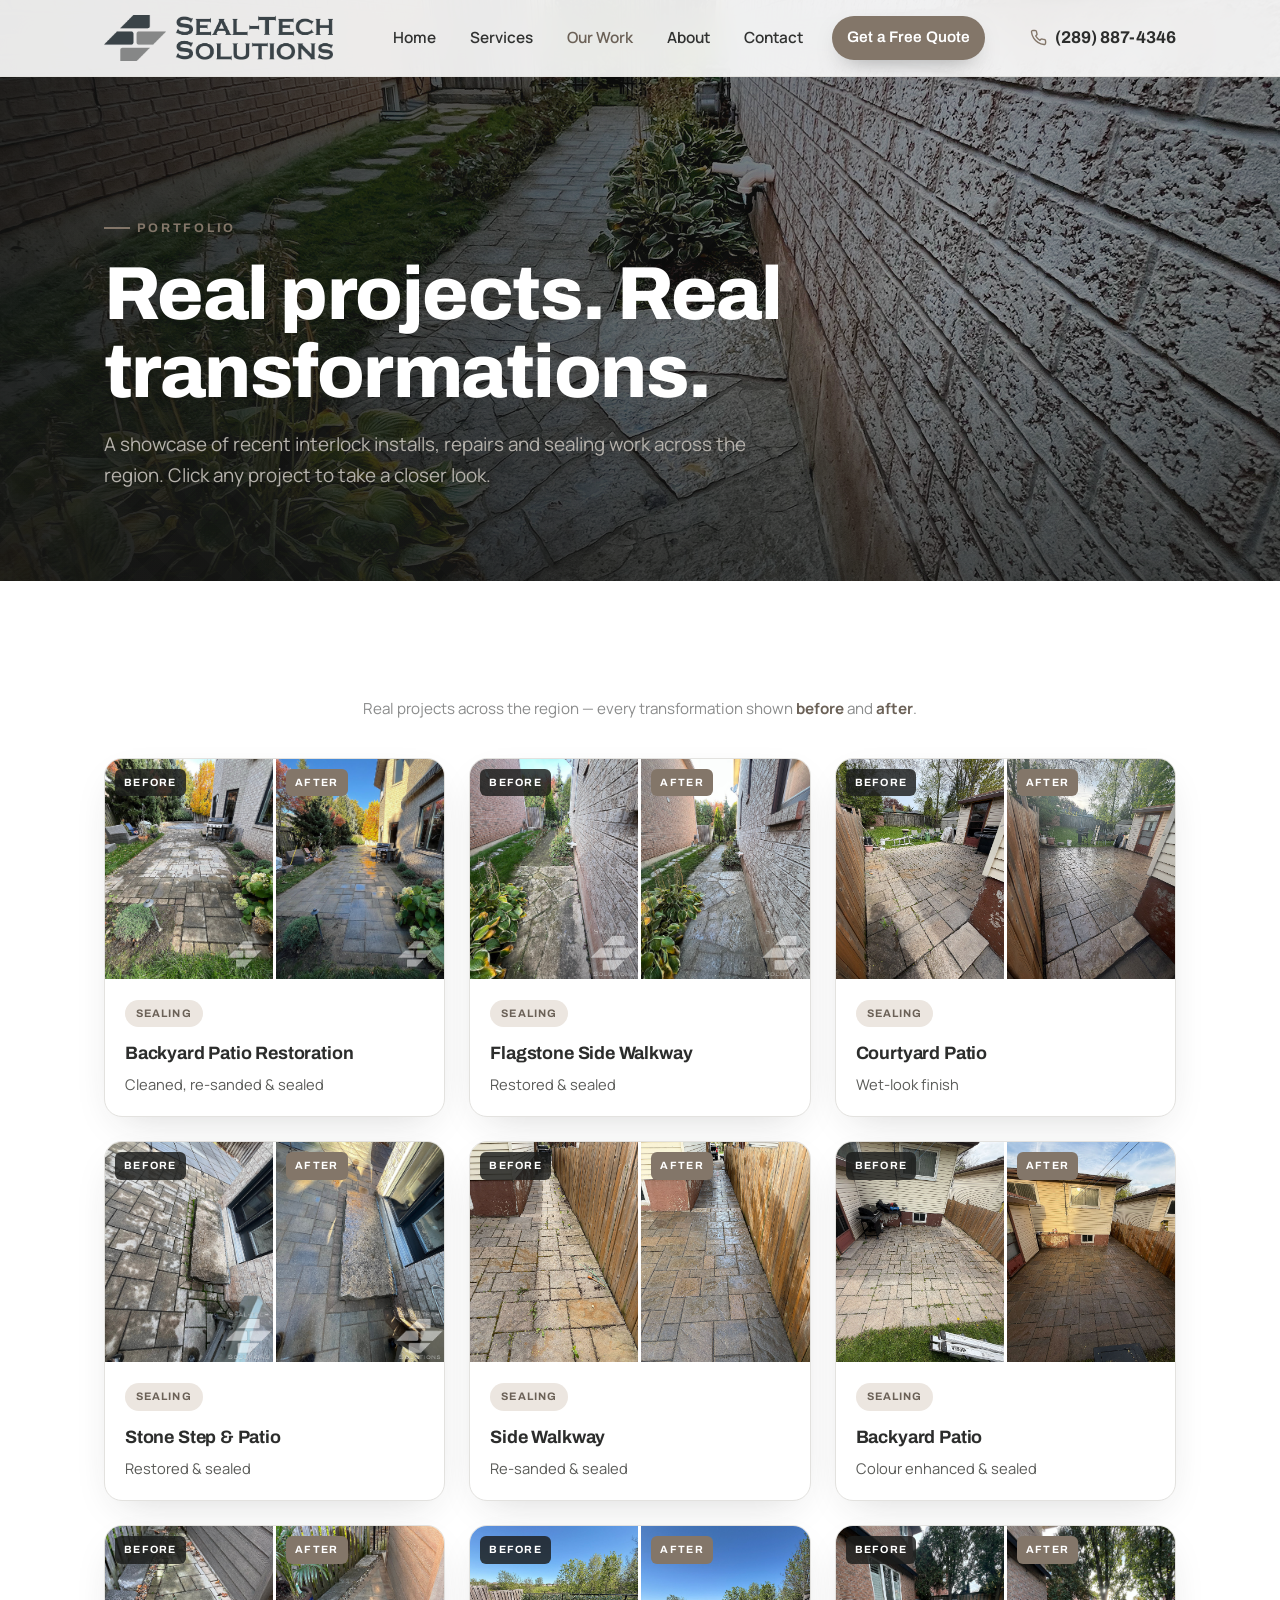
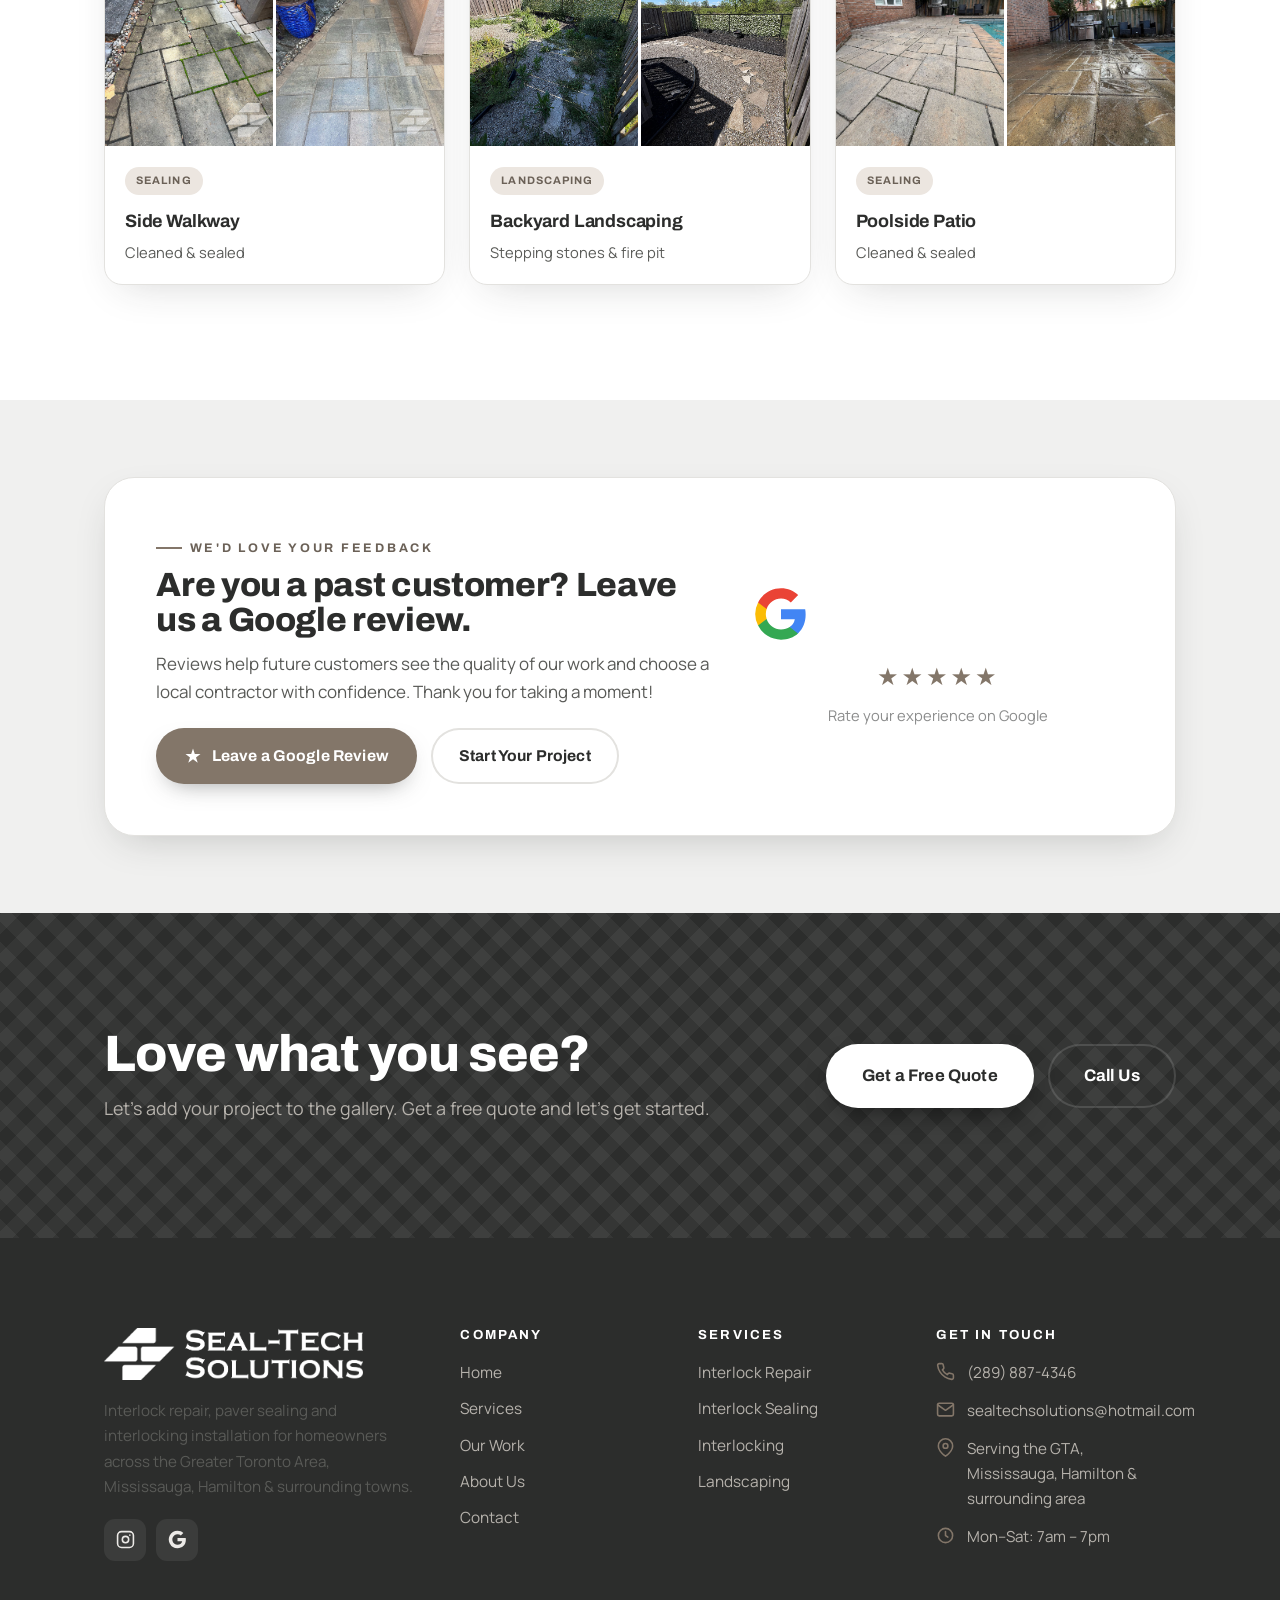
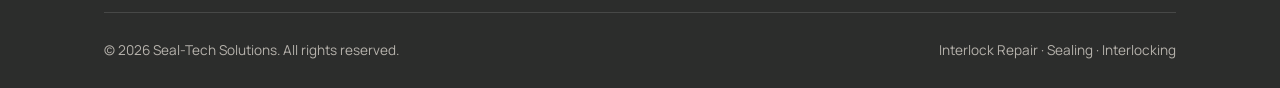
<file: gallery.html>
<!DOCTYPE html>
<html lang="en">
<head>
  <meta charset="UTF-8" />
  <meta name="viewport" content="width=device-width, initial-scale=1.0" />
  <title>Our Work | Seal-Tech Solutions</title>
  <meta name="description" content="Browse a gallery of completed interlock driveways, patios, walkways, repairs and sealing projects by Seal-Tech Solutions across the Greater Toronto Area, Mississauga, Hamilton & surrounding towns and cities." />
  <meta name="theme-color" content="#373938" />
  <link rel="canonical" href="https://sealtechsolutions.ca/gallery.html" />
  <meta name="robots" content="index, follow" />

  <!-- Open Graph / Facebook -->
  <meta property="og:type" content="website" />
  <meta property="og:site_name" content="Seal-Tech Solutions" />
  <meta property="og:locale" content="en_CA" />
  <meta property="og:url" content="https://sealtechsolutions.ca/gallery.html" />
  <meta property="og:title" content="Our Work | Seal-Tech Solutions" />
  <meta property="og:description" content="Browse completed interlock driveways, patios, walkways, repairs and sealing projects by Seal-Tech Solutions across the GTA, Mississauga &amp; Hamilton." />
  <meta property="og:image" content="https://sealtechsolutions.ca/assets/hero-bg.jpg" />
  <meta property="og:image:width" content="2205" />
  <meta property="og:image:height" content="1240" />
  <meta property="og:image:alt" content="Completed interlock paving project by Seal-Tech Solutions" />

  <!-- Twitter -->
  <meta name="twitter:card" content="summary_large_image" />
  <meta name="twitter:title" content="Our Work | Seal-Tech Solutions" />
  <meta name="twitter:description" content="A gallery of completed interlock driveways, patios, walkways and sealing projects across the GTA, Mississauga &amp; Hamilton." />
  <meta name="twitter:image" content="https://sealtechsolutions.ca/assets/hero-bg.jpg" />

  <link rel="icon" type="image/svg+xml" href="assets/favicon.svg" />
  <link rel="icon" href="assets/favicon.ico" sizes="any" />
  <link rel="icon" type="image/png" sizes="32x32" href="assets/favicon-32.png" />
  <link rel="icon" type="image/png" sizes="16x16" href="assets/favicon-16.png" />
  <link rel="apple-touch-icon" href="assets/apple-touch-icon.png" />
  <link rel="preconnect" href="https://fonts.googleapis.com" />
  <link rel="preconnect" href="https://fonts.gstatic.com" crossorigin />
  <link href="https://fonts.googleapis.com/css2?family=Archivo:wght@500;600;700;800;900&family=Manrope:wght@400;500;600;700&display=swap" rel="stylesheet" />
  <link rel="stylesheet" href="css/styles.css?v=2" />
</head>
<body>
  <div class="scrim"></div>

  <!-- HEADER -->
  <header class="site-header scrolled">
    <div class="wrap">
      <a href="index.html" class="logo" aria-label="Seal-Tech Solutions home">
        <img class="logo-img" src="assets/sts-logo-dark.png" alt="Seal-Tech Solutions" />
      </a>
      <nav class="nav" aria-label="Primary">
        <a href="index.html">Home</a>
        <a href="services.html">Services</a>
        <a href="gallery.html" class="active">Our Work</a>
        <a href="about.html">About</a>
        <a href="contact.html">Contact</a>
        <div class="nav-cta"><a href="contact.html" class="btn">Get a Free Quote</a></div>
      </nav>
      <div class="nav-tools">
        <a href="tel:+12898874346" class="nav-phone">
          <svg viewBox="0 0 24 24" fill="none" stroke="currentColor" stroke-width="2" stroke-linecap="round" stroke-linejoin="round"><path d="M22 16.92v3a2 2 0 0 1-2.18 2 19.79 19.79 0 0 1-8.63-3.07 19.5 19.5 0 0 1-6-6 19.79 19.79 0 0 1-3.07-8.67A2 2 0 0 1 4.11 2h3a2 2 0 0 1 2 1.72c.13.96.36 1.9.7 2.81a2 2 0 0 1-.45 2.11L8.09 9.91a16 16 0 0 0 6 6l1.27-1.27a2 2 0 0 1 2.11-.45c.91.34 1.85.57 2.81.7A2 2 0 0 1 22 16.92z"/></svg>
          <span>(289) 887-4346</span>
        </a>
        <button class="nav-toggle" aria-label="Toggle menu"><span></span></button>
      </div>
    </div>
  </header>

  <!-- PAGE HERO -->
  <section class="phero paver-bg">
    <div class="hero__bg"></div>
    <div class="wrap">
      <div class="crumbs reveal"><a href="index.html">Home</a><span class="sep">/</span><span>Our Work</span></div>
      <span class="eyebrow on-dark reveal" data-d="1" style="margin-top:18px">Portfolio</span>
      <h1 class="reveal" data-d="1">Real projects. Real transformations.</h1>
      <p class="reveal" data-d="2">A showcase of recent interlock installs, repairs and sealing work across the region. Click any project to take a closer look.</p>
    </div>
  </section>

  <!-- GALLERY — self-contained: plain images in normal flow, inline styles, no JS needed -->
  <section class="section">
    <div class="wrap">
      <style>
        .work-grid{display:flex;flex-wrap:wrap;justify-content:center;gap:24px;margin-top:36px}
        .work-card{flex:0 1 calc(33.333% - 16px);max-width:calc(33.333% - 16px);background:#fff;border:1px solid #e3e2df;border-radius:18px;overflow:hidden;box-shadow:0 14px 40px -18px rgba(40,41,40,.22);transition:transform .3s ease,box-shadow .3s ease;cursor:pointer}
        .work-card:hover{transform:translateY(-5px);box-shadow:0 24px 54px -20px rgba(40,41,40,.32)}
        .work-ba{display:grid;grid-template-columns:1fr 1fr;gap:3px}
        .work-ba figure{margin:0;position:relative;background:#36352f}
        .work-ba img{display:block;width:100%;height:220px;object-fit:cover}
        .work-ba figcaption{position:absolute;top:10px;left:10px;background:rgba(28,29,28,.82);color:#fff;font-family:'Archivo',sans-serif;font-weight:700;font-size:.66rem;letter-spacing:.12em;text-transform:uppercase;padding:5px 9px;border-radius:6px}
        .work-ba .is-after figcaption{background:#837669}
        .work-single img{display:block;width:100%;height:240px;object-fit:cover}
        .work-info{padding:18px 20px 20px}
        .work-info .wtag{display:inline-block;font-family:'Archivo',sans-serif;font-weight:700;font-size:.68rem;letter-spacing:.1em;text-transform:uppercase;color:#6b6157;background:#ece6e0;padding:5px 11px;border-radius:999px}
        .work-info b{display:block;font-family:'Archivo',sans-serif;font-size:1.12rem;color:#2c2d2c;margin-top:12px;letter-spacing:-.01em}
        .work-info .desc{display:block;color:#595a57;font-size:.92rem;margin-top:3px}
        .work-card .expand{position:absolute;top:10px;right:10px;width:30px;height:30px;border-radius:8px;background:rgba(28,29,28,.7);display:grid;place-items:center;opacity:0;transition:opacity .25s;pointer-events:none}
        .work-ba,.work-single{position:relative}
        .work-card:hover .expand{opacity:1}
        .work-card .expand svg{width:16px;height:16px;stroke:#fff}
        @media (max-width:900px){.work-card{flex-basis:calc(50% - 12px);max-width:calc(50% - 12px)}}
        @media (max-width:560px){.work-card{flex-basis:100%;max-width:100%}}
        @media (max-width:460px){.work-ba img{height:150px}}
        /* lightbox */
        .lb{position:fixed;inset:0;z-index:9999;background:rgba(20,21,20,.93);display:none;align-items:center;justify-content:center;padding:24px}
        .lb.open{display:flex}
        .lb-box{max-width:1100px;width:100%}
        .lb-imgs{display:grid;grid-template-columns:1fr 1fr;gap:10px}
        .lb-imgs.single{grid-template-columns:1fr;max-width:780px;margin:0 auto}
        .lb-imgs figure{margin:0;position:relative}
        .lb-imgs img{width:100%;height:auto;max-height:80vh;object-fit:contain;border-radius:10px;background:#000}
        .lb-imgs figcaption{position:absolute;top:12px;left:12px;background:rgba(28,29,28,.85);color:#fff;font-family:'Archivo',sans-serif;font-weight:700;font-size:.7rem;letter-spacing:.12em;text-transform:uppercase;padding:6px 11px;border-radius:6px}
        .lb-imgs .is-after figcaption{background:#837669}
        .lb-cap{text-align:center;color:#fff;font-family:'Archivo',sans-serif;font-weight:700;font-size:1.1rem;margin-top:16px}
        .lb-x{position:absolute;top:20px;right:24px;width:52px;height:52px;border-radius:50%;background:rgba(255,255,255,.12);color:#fff;font-size:1.9rem;line-height:1;border:none;cursor:pointer;transition:background .2s}
        .lb-x:hover{background:#837669}
        @media (max-width:640px){.lb-imgs{grid-template-columns:1fr}.lb-imgs img{max-height:40vh}}
      </style>

      <p style="text-align:center;color:#8b8c8c;font-size:.95rem;margin-bottom:6px">Real projects across the region — every transformation shown <b style="color:#6b6157">before</b> and <b style="color:#6b6157">after</b>.</p>

      <div class="work-grid">
        <article class="work-card">
          <div class="work-ba">
            <figure><img src="assets/projects/patio-autumn-before.jpg" alt="Backyard patio before"><figcaption>Before</figcaption></figure>
            <figure class="is-after"><img src="assets/projects/patio-autumn-after.jpg" alt="Backyard patio after"><figcaption>After</figcaption></figure>
          </div>
          <div class="work-info"><span class="wtag">Sealing</span><b>Backyard Patio Restoration</b><span class="desc">Cleaned, re-sanded &amp; sealed</span></div>
        </article>

        <article class="work-card">
          <div class="work-ba">
            <figure><img src="assets/projects/walkway-flagstone-before.jpg" alt="Flagstone walkway before"><figcaption>Before</figcaption></figure>
            <figure class="is-after"><img src="assets/projects/walkway-flagstone-after.jpg" alt="Flagstone walkway after"><figcaption>After</figcaption></figure>
          </div>
          <div class="work-info"><span class="wtag">Sealing</span><b>Flagstone Side Walkway</b><span class="desc">Restored &amp; sealed</span></div>
        </article>

        <article class="work-card">
          <div class="work-ba">
            <figure><img src="assets/projects/patio-courtyard-before.jpg" alt="Courtyard patio before"><figcaption>Before</figcaption></figure>
            <figure class="is-after"><img src="assets/projects/patio-courtyard-after.jpg" alt="Courtyard patio after"><figcaption>After</figcaption></figure>
          </div>
          <div class="work-info"><span class="wtag">Sealing</span><b>Courtyard Patio</b><span class="desc">Wet-look finish</span></div>
        </article>

        <article class="work-card">
          <div class="work-ba">
            <figure><img src="assets/projects/stone-step-before.jpg" alt="Stone step and patio before"><figcaption>Before</figcaption></figure>
            <figure class="is-after"><img src="assets/projects/stone-step-after.jpg" alt="Stone step and patio after"><figcaption>After</figcaption></figure>
          </div>
          <div class="work-info"><span class="wtag">Sealing</span><b>Stone Step &amp; Patio</b><span class="desc">Restored &amp; sealed</span></div>
        </article>

        <article class="work-card">
          <div class="work-ba">
            <figure><img src="assets/projects/walkway-yellow-before.jpg" alt="Side walkway before"><figcaption>Before</figcaption></figure>
            <figure class="is-after"><img src="assets/projects/walkway-yellow-after.jpg" alt="Side walkway after"><figcaption>After</figcaption></figure>
          </div>
          <div class="work-info"><span class="wtag">Sealing</span><b>Side Walkway</b><span class="desc">Re-sanded &amp; sealed</span></div>
        </article>

        <article class="work-card">
          <div class="work-ba">
            <figure><img src="assets/projects/patio-yellow-before.jpg" alt="Backyard patio before"><figcaption>Before</figcaption></figure>
            <figure class="is-after"><img src="assets/projects/patio-yellow-after.jpg" alt="Backyard patio after"><figcaption>After</figcaption></figure>
          </div>
          <div class="work-info"><span class="wtag">Sealing</span><b>Backyard Patio</b><span class="desc">Colour enhanced &amp; sealed</span></div>
        </article>

        <article class="work-card">
          <div class="work-ba">
            <figure><img src="assets/projects/walkway-bluepot-before.jpg" alt="Side walkway before"><figcaption>Before</figcaption></figure>
            <figure class="is-after"><img src="assets/projects/walkway-bluepot-after.jpg" alt="Side walkway after"><figcaption>After</figcaption></figure>
          </div>
          <div class="work-info"><span class="wtag">Sealing</span><b>Side Walkway</b><span class="desc">Cleaned &amp; sealed</span></div>
        </article>

        <article class="work-card">
          <div class="work-ba">
            <figure><img src="assets/projects/landscape-yard-before.jpg" alt="Backyard landscaping before"><figcaption>Before</figcaption></figure>
            <figure class="is-after"><img src="assets/projects/landscape-yard-after.jpg" alt="Backyard landscaping after"><figcaption>After</figcaption></figure>
          </div>
          <div class="work-info"><span class="wtag">Landscaping</span><b>Backyard Landscaping</b><span class="desc">Stepping stones &amp; fire pit</span></div>
        </article>

        <article class="work-card">
          <div class="work-ba">
            <figure><img src="assets/projects/poolside-1.jpg" alt="Poolside patio before"><figcaption>Before</figcaption></figure>
            <figure class="is-after"><img src="assets/projects/poolside-2.jpg" alt="Poolside patio after"><figcaption>After</figcaption></figure>
          </div>
          <div class="work-info"><span class="wtag">Sealing</span><b>Poolside Patio</b><span class="desc">Cleaned &amp; sealed</span></div>
        </article>
      </div>
    </div>

    <!-- Lightbox: click any project to expand -->
    <div id="lb" class="lb" aria-hidden="true">
      <button class="lb-x" aria-label="Close">&times;</button>
      <div class="lb-box">
        <div class="lb-imgs"></div>
        <div class="lb-cap"></div>
      </div>
    </div>

    <script>
      (function () {
        var lb = document.getElementById('lb'); if (!lb) return;
        var box = lb.querySelector('.lb-imgs'), cap = lb.querySelector('.lb-cap');
        var mag = '<div class="expand"><svg viewBox="0 0 24 24" fill="none" stroke="#fff" stroke-width="2" stroke-linecap="round" stroke-linejoin="round"><circle cx="11" cy="11" r="7"/><path d="M21 21l-4.3-4.3"/></svg></div>';
        function openCard(card) {
          var t = card.querySelector('.work-info b');
          box.innerHTML = '';
          if (card.querySelector('.work-ba')) {
            box.classList.remove('single');
            card.querySelectorAll('.work-ba figure').forEach(function (f) {
              var img = f.querySelector('img');
              var s = img.getAttribute('src');
              var alt = img.getAttribute('alt') || '';
              var isAfter = f.classList.contains('is-after');
              var fc = f.querySelector('figcaption');
              var lab = fc ? fc.textContent : '';
              box.insertAdjacentHTML('beforeend', '<figure' + (isAfter ? ' class="is-after"' : '') + '><img src="' + s + '" alt="' + alt + '"><figcaption>' + lab + '</figcaption></figure>');
            });
          } else {
            box.classList.add('single');
            var cimg = card.querySelector('img');
            var s = cimg.getAttribute('src');
            var alt = cimg.getAttribute('alt') || (t ? t.textContent : '');
            box.insertAdjacentHTML('beforeend', '<figure><img src="' + s + '" alt="' + alt + '"></figure>');
          }
          cap.textContent = t ? t.textContent : '';
          lb.classList.add('open');
          document.body.style.overflow = 'hidden';
        }
        function close() { lb.classList.remove('open'); document.body.style.overflow = ''; }
        document.querySelectorAll('.work-card').forEach(function (c) {
          var media = c.querySelector('.work-ba, .work-single');
          if (media) media.insertAdjacentHTML('beforeend', mag);
          c.addEventListener('click', function () { openCard(c); });
        });
        lb.addEventListener('click', function (e) { if (e.target === lb || e.target.closest('.lb-x')) close(); });
        document.addEventListener('keydown', function (e) { if (e.key === 'Escape') close(); });
      })();
    </script>
  </section>

  <!-- GOOGLE CTA -->
  <section class="section section--mist section--tight">
    <div class="wrap">
      <div class="gcta reveal">
        <div class="gcta__copy">
          <span class="eyebrow">We'd Love Your Feedback</span>
          <h3 style="font-size:clamp(1.5rem,3vw,2.1rem);margin-top:10px">Are you a past customer? Leave us a Google review.</h3>
          <p style="margin-top:12px">Reviews help future customers see the quality of our work and choose a local contractor with confidence. Thank you for taking a moment!</p>
          <div class="btn-row" style="margin-top:22px">
            <!-- TODO: replace href with your Google review short-link -->
            <a href="https://search.google.com/local/writereview?placeid=YOUR_PLACE_ID" target="_blank" rel="noopener" class="btn">
              <svg viewBox="0 0 24 24" width="18" height="18"><path fill="#fff" d="M12 2l2.4 7.4H22l-6 4.5 2.3 7.1-6.3-4.6L5.7 21l2.3-7.1-6-4.5h7.6z"/></svg>
              Leave a Google Review
            </a>
            <a href="contact.html" class="btn btn--ghost">Start Your Project</a>
          </div>
        </div>
        <div class="gcta__score">
          <svg viewBox="0 0 24 24" width="56" height="56" aria-hidden="true"><path fill="#4285F4" d="M22.56 12.25c0-.78-.07-1.53-.2-2.25H12v4.26h5.92a5.06 5.06 0 0 1-2.2 3.32v2.77h3.57c2.08-1.92 3.27-4.74 3.27-8.1z"/><path fill="#34A853" d="M12 23c2.97 0 5.46-.98 7.28-2.66l-3.57-2.77c-.98.66-2.23 1.06-3.71 1.06-2.86 0-5.29-1.93-6.16-4.53H2.18v2.84A11 11 0 0 0 12 23z"/><path fill="#FBBC05" d="M5.84 14.1a6.6 6.6 0 0 1 0-4.2V7.06H2.18a11 11 0 0 0 0 9.88l3.66-2.84z"/><path fill="#EA4335" d="M12 5.38c1.62 0 3.06.56 4.21 1.64l3.15-3.15C17.45 2.09 14.97 1 12 1 7.7 1 3.99 3.47 2.18 7.06l3.66 2.84C6.71 7.31 9.14 5.38 12 5.38z"/></svg>
          <div class="stars" style="margin-top:14px">★★★★★</div>
          <div class="sub">Rate your experience on Google</div>
        </div>
      </div>
    </div>
  </section>

  <!-- CTA BAND -->
  <section class="section ctaband paver-bg">
    <div class="wrap">
      <div class="inner">
        <div class="reveal">
          <h2>Love what you see?</h2>
          <p>Let's add your project to the gallery. Get a free quote and let's get started.</p>
        </div>
        <div class="btn-row reveal" data-d="1">
          <a href="contact.html" class="btn btn--on-dark btn--lg">Get a Free Quote</a>
          <a href="tel:+12898874346" class="btn btn--ghost-dark btn--lg">Call Us</a>
        </div>
      </div>
    </div>
  </section>

  <!-- FOOTER -->
  <footer class="footer">
    <div class="wrap">
      <div class="footer__top">
        <div>
          <a href="index.html" class="logo"><img class="logo-img logo-img--light" src="assets/sts-logo.png" alt="Seal-Tech Solutions" style="height:52px" /></a>
          <p class="footer__about">Interlock repair, paver sealing and interlocking installation for homeowners across the Greater Toronto Area, Mississauga, Hamilton &amp; surrounding towns.</p>
          <div class="footer__social">
            <a href="https://instagram.com/seal.techsolutions" target="_blank" rel="noopener" aria-label="Instagram"><svg viewBox="0 0 24 24" fill="none" stroke="currentColor" stroke-width="2"><rect x="2" y="2" width="20" height="20" rx="5"/><circle cx="12" cy="12" r="4"/><circle cx="17.5" cy="6.5" r="1" fill="currentColor" stroke="none"/></svg></a>
            <a href="#" aria-label="Google"><svg viewBox="0 0 24 24"><path fill="currentColor" d="M22.56 12.25c0-.78-.07-1.53-.2-2.25H12v4.26h5.92a5.06 5.06 0 0 1-2.2 3.32v2.77h3.57c2.08-1.92 3.27-4.74 3.27-8.1zM12 23c2.97 0 5.46-.98 7.28-2.66l-3.57-2.77c-.98.66-2.23 1.06-3.71 1.06-2.86 0-5.29-1.93-6.16-4.53H2.18v2.84A11 11 0 0 0 12 23zm-6.16-8.9a6.6 6.6 0 0 1 0-4.2V7.06H2.18a11 11 0 0 0 0 9.88zM12 5.38c1.62 0 3.06.56 4.21 1.64l3.15-3.15C17.45 2.09 14.97 1 12 1 7.7 1 3.99 3.47 2.18 7.06l3.66 2.84C6.71 7.31 9.14 5.38 12 5.38z"/></svg></a>
          </div>
        </div>
        <div><h4>Company</h4><div class="footer__links"><a href="index.html">Home</a><a href="services.html">Services</a><a href="gallery.html">Our Work</a><a href="about.html">About Us</a><a href="contact.html">Contact</a></div></div>
        <div><h4>Services</h4><div class="footer__links"><a href="services.html#repair">Interlock Repair</a><a href="services.html#sealing">Interlock Sealing</a><a href="services.html#interlocking">Interlocking</a><a href="services.html#landscaping">Landscaping</a></div></div>
        <div><h4>Get In Touch</h4><ul class="footer__contact">
          <li><svg viewBox="0 0 24 24" fill="none" stroke="currentColor" stroke-width="2" stroke-linecap="round" stroke-linejoin="round"><path d="M22 16.92v3a2 2 0 0 1-2.18 2 19.79 19.79 0 0 1-8.63-3.07 19.5 19.5 0 0 1-6-6 19.79 19.79 0 0 1-3.07-8.67A2 2 0 0 1 4.11 2h3a2 2 0 0 1 2 1.72c.13.96.36 1.9.7 2.81a2 2 0 0 1-.45 2.11L8.09 9.91a16 16 0 0 0 6 6l1.27-1.27a2 2 0 0 1 2.11-.45c.91.34 1.85.57 2.81.7A2 2 0 0 1 22 16.92z"/></svg> <a href="tel:+12898874346">(289) 887-4346</a></li>
          <li><svg viewBox="0 0 24 24" fill="none" stroke="currentColor" stroke-width="2" stroke-linecap="round" stroke-linejoin="round"><rect x="2" y="4" width="20" height="16" rx="2"/><path d="m22 6-10 7L2 6"/></svg> <a href="mailto:sealtechsolutions@hotmail.com">sealtechsolutions@hotmail.com</a></li>
          <li><svg viewBox="0 0 24 24" fill="none" stroke="currentColor" stroke-width="2" stroke-linecap="round" stroke-linejoin="round"><path d="M21 10c0 7-9 13-9 13s-9-6-9-13a9 9 0 0 1 18 0z"/><circle cx="12" cy="10" r="3"/></svg> Serving the GTA, Mississauga, Hamilton &amp; surrounding area</li>
          <li><svg viewBox="0 0 24 24" fill="none" stroke="currentColor" stroke-width="2" stroke-linecap="round" stroke-linejoin="round"><circle cx="12" cy="12" r="9"/><path d="M12 7v5l3 2"/></svg> Mon–Sat: 7am – 7pm</li>
        </ul></div>
      </div>
      <div class="footer__bottom">
        <span>© <span id="year">2026</span> Seal-Tech Solutions. All rights reserved.</span>
        <span>Interlock Repair · Sealing · Interlocking</span>
      </div>
    </div>
  </footer>

  <!-- LIGHTBOX -->
  <div class="lightbox" aria-hidden="true">
    <button class="lightbox__close" aria-label="Close">&times;</button>
    <div class="lightbox__inner">
      <div class="photo photo--ba"><div class="ba-pane"><span class="ba-lab">Before</span></div><div class="ba-pane ba-pane--after"><span class="ba-lab">After</span></div></div>
      <div class="lightbox__cap">Project</div>
    </div>
  </div>

  <script src="js/main.js"></script>
</body>
</html>
</file>
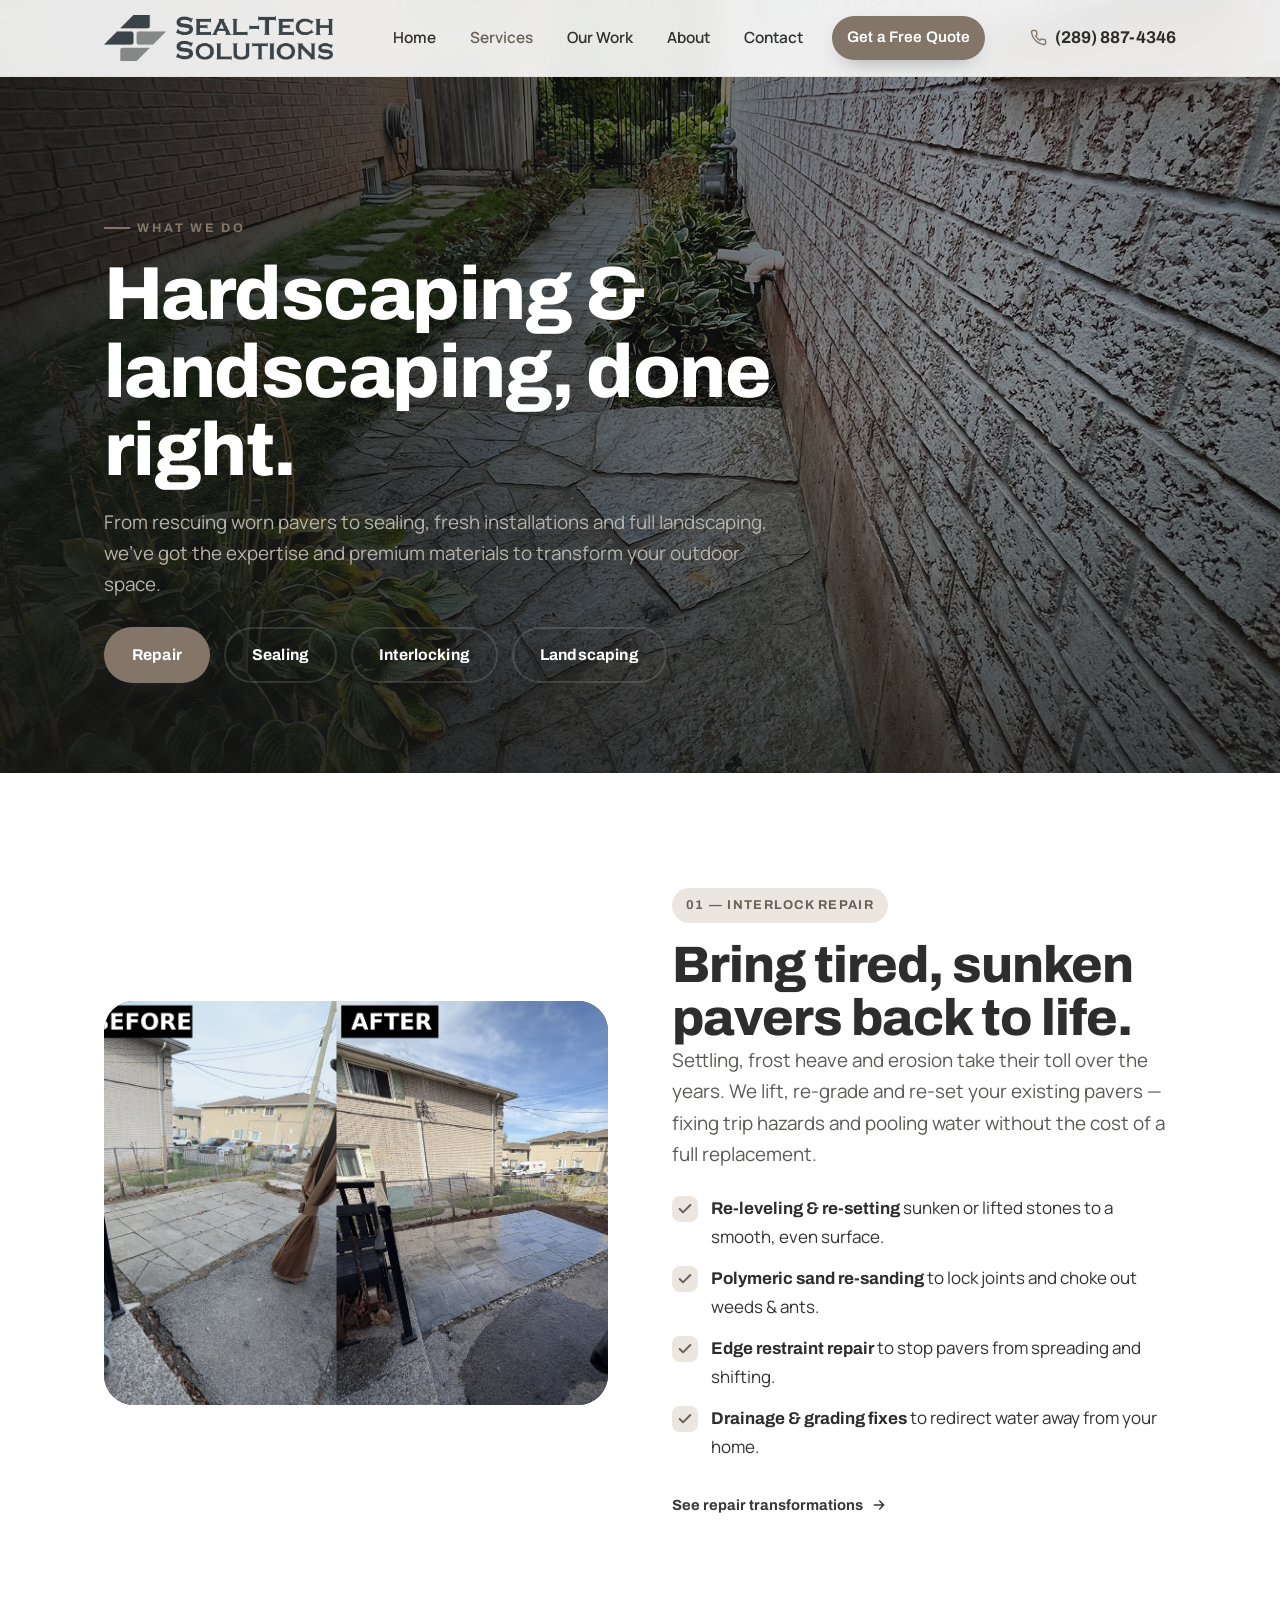
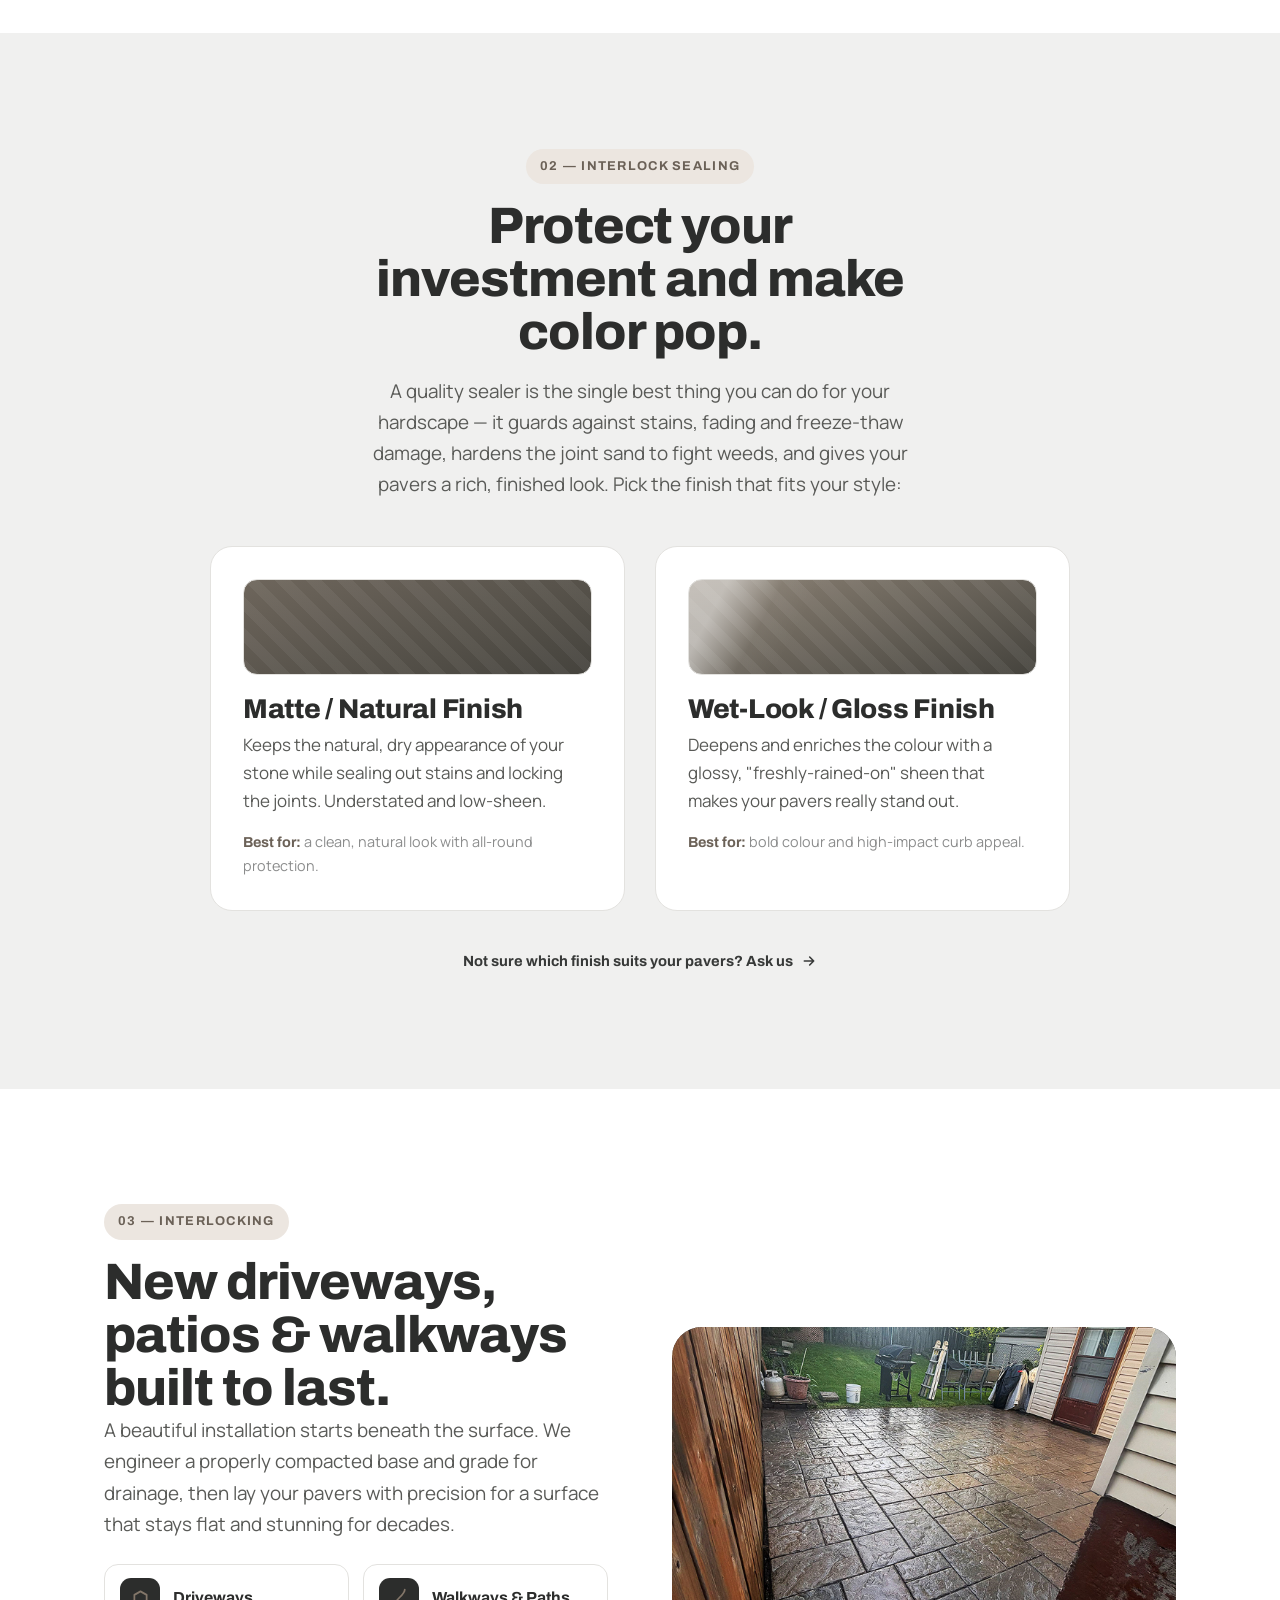
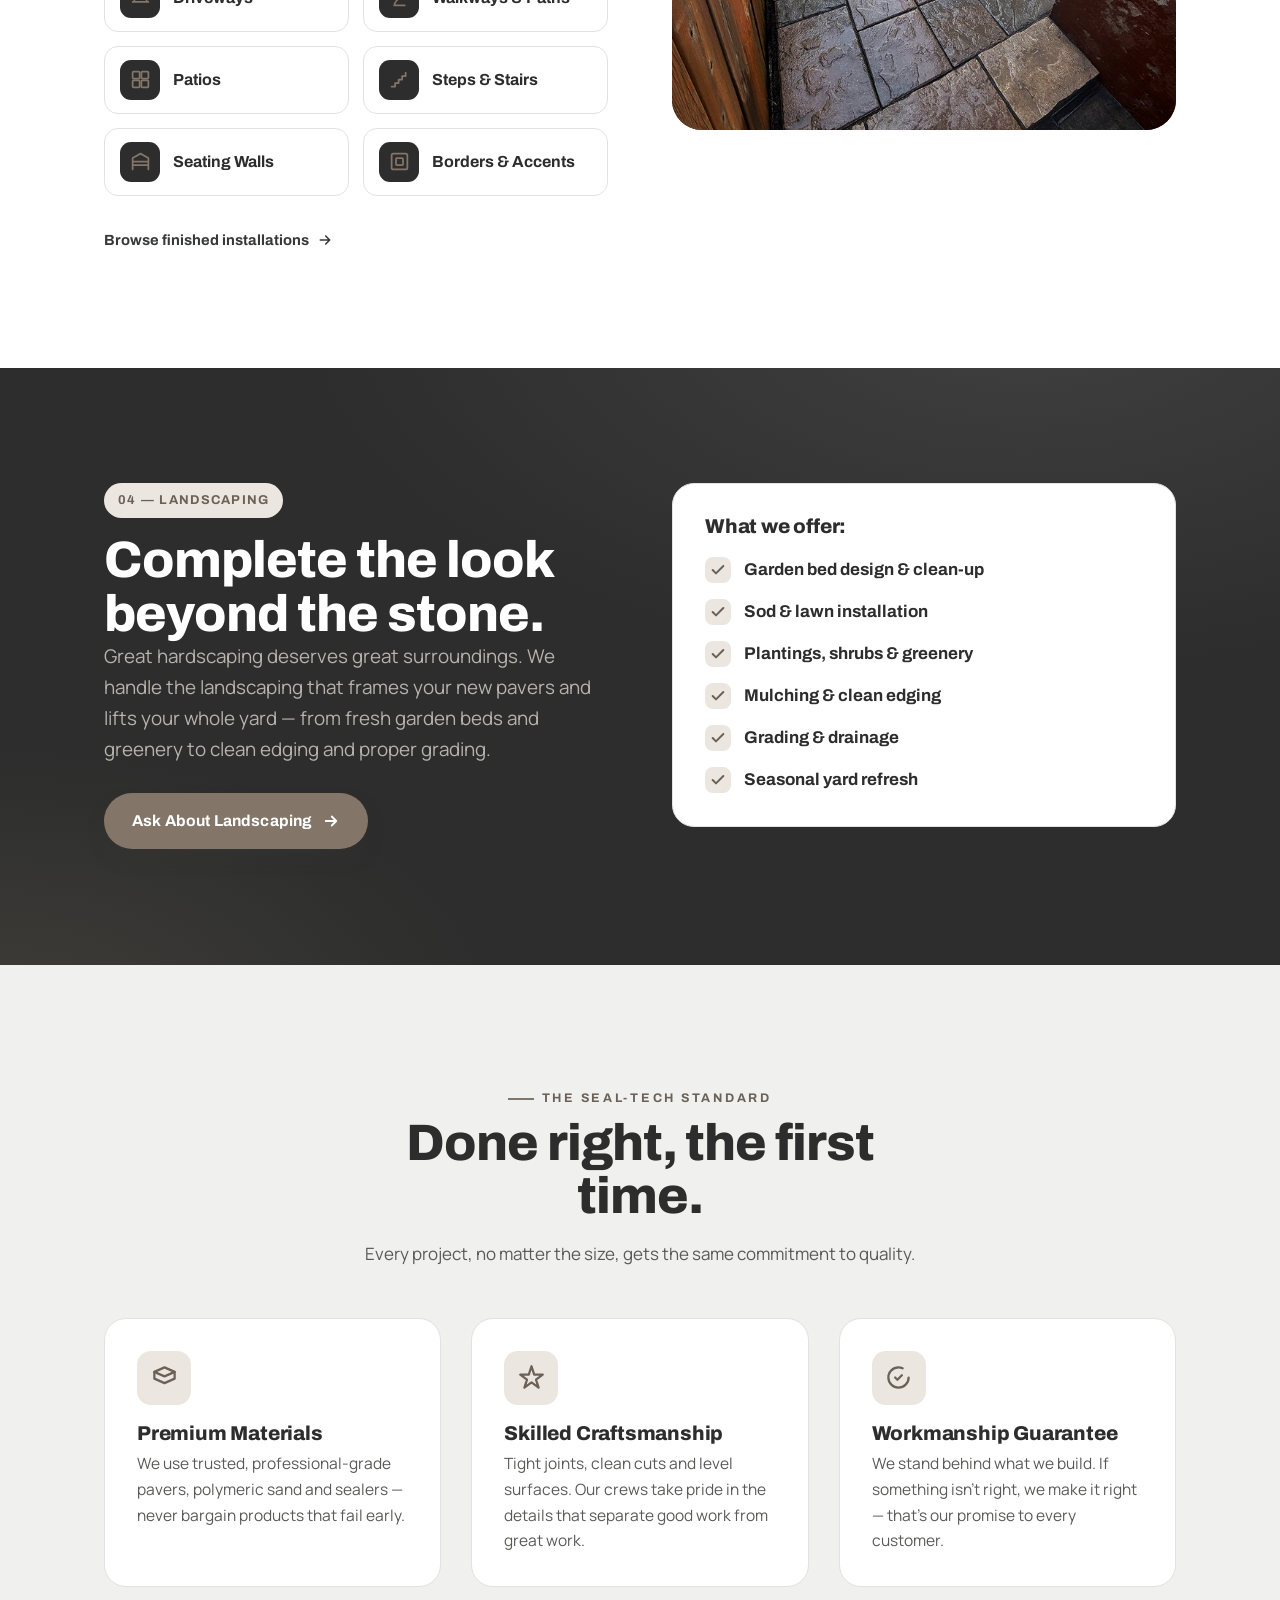
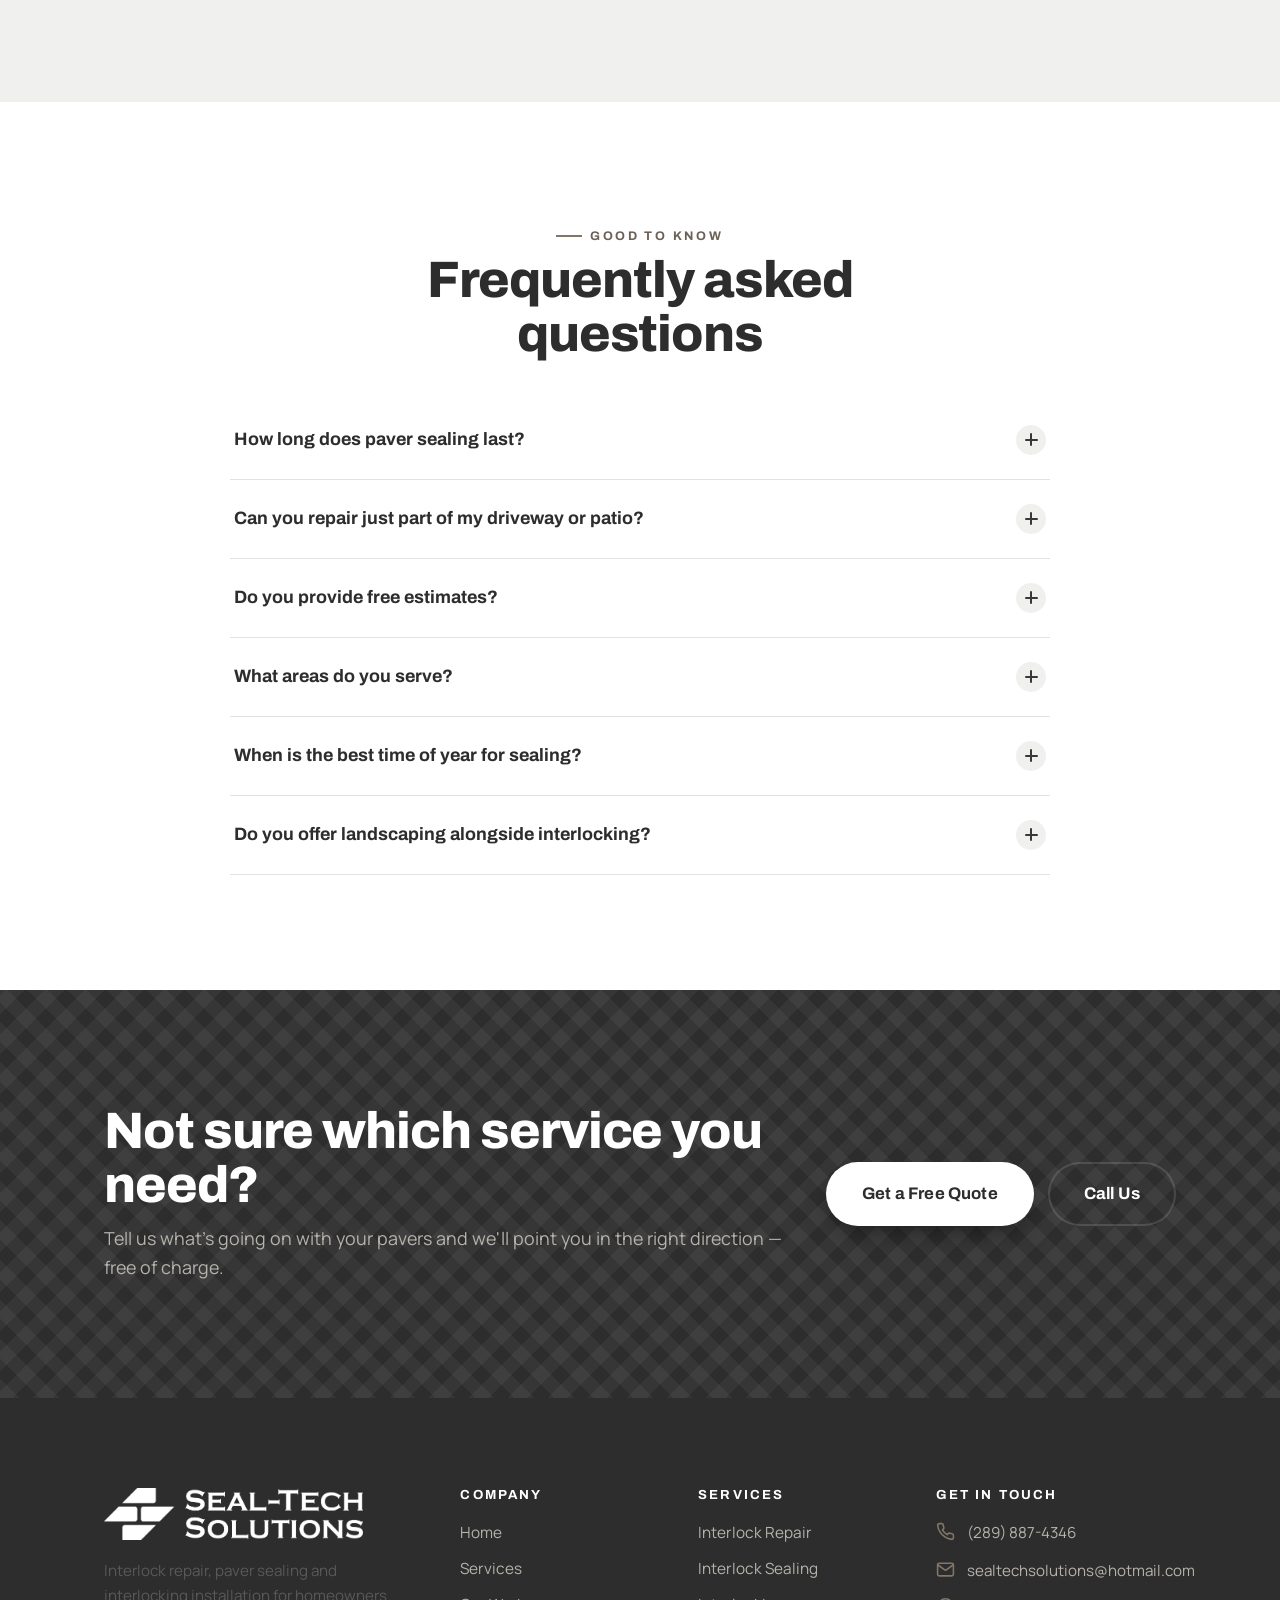
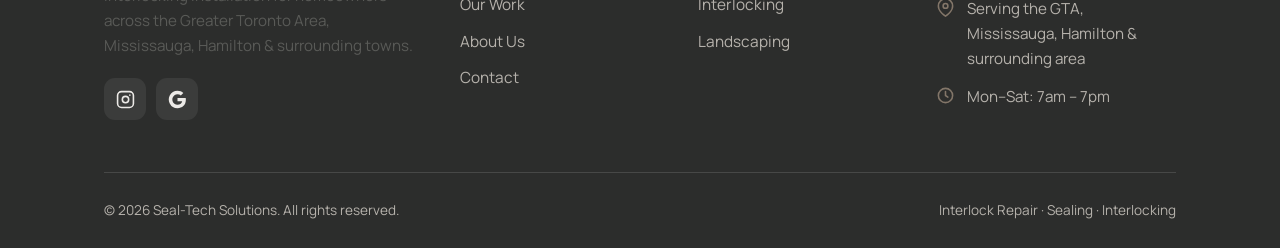
<file: services.html>
<!DOCTYPE html>
<html lang="en">
<head>
  <meta charset="UTF-8" />
  <meta name="viewport" content="width=device-width, initial-scale=1.0" />
  <title>Our Services | Seal-Tech Solutions</title>
  <meta name="description" content="Explore Seal-Tech Solutions' services: interlock repair, premium paver sealing and new interlocking installation for driveways, patios and walkways across the Greater Toronto Area, Mississauga, Hamilton & surrounding towns and cities." />
  <meta name="theme-color" content="#373938" />
  <link rel="canonical" href="https://sealtechsolutions.ca/services.html" />
  <meta name="robots" content="index, follow" />

  <!-- Open Graph / Facebook -->
  <meta property="og:type" content="website" />
  <meta property="og:site_name" content="Seal-Tech Solutions" />
  <meta property="og:locale" content="en_CA" />
  <meta property="og:url" content="https://sealtechsolutions.ca/services.html" />
  <meta property="og:title" content="Our Services | Seal-Tech Solutions" />
  <meta property="og:description" content="Interlock repair, premium paver sealing, new interlocking installation and landscaping for driveways, patios and walkways across the GTA, Mississauga &amp; Hamilton." />
  <meta property="og:image" content="https://sealtechsolutions.ca/assets/hero-bg.jpg" />
  <meta property="og:image:width" content="2205" />
  <meta property="og:image:height" content="1240" />
  <meta property="og:image:alt" content="Interlock paving work by Seal-Tech Solutions" />

  <!-- Twitter -->
  <meta name="twitter:card" content="summary_large_image" />
  <meta name="twitter:title" content="Our Services | Seal-Tech Solutions" />
  <meta name="twitter:description" content="Interlock repair, paver sealing, interlocking installation and landscaping across the GTA, Mississauga &amp; Hamilton." />
  <meta name="twitter:image" content="https://sealtechsolutions.ca/assets/hero-bg.jpg" />

  <link rel="icon" type="image/svg+xml" href="assets/favicon.svg" />
  <link rel="icon" href="assets/favicon.ico" sizes="any" />
  <link rel="icon" type="image/png" sizes="32x32" href="assets/favicon-32.png" />
  <link rel="icon" type="image/png" sizes="16x16" href="assets/favicon-16.png" />
  <link rel="apple-touch-icon" href="assets/apple-touch-icon.png" />
  <link rel="preconnect" href="https://fonts.googleapis.com" />
  <link rel="preconnect" href="https://fonts.gstatic.com" crossorigin />
  <link href="https://fonts.googleapis.com/css2?family=Archivo:wght@500;600;700;800;900&family=Manrope:wght@400;500;600;700&display=swap" rel="stylesheet" />
  <link rel="stylesheet" href="css/styles.css" />
</head>
<body>
  <div class="scrim"></div>

  <!-- HEADER -->
  <header class="site-header scrolled">
    <div class="wrap">
      <a href="index.html" class="logo" aria-label="Seal-Tech Solutions home">
        <img class="logo-img" src="assets/sts-logo-dark.png" alt="Seal-Tech Solutions" />
      </a>
      <nav class="nav" aria-label="Primary">
        <a href="index.html">Home</a>
        <a href="services.html" class="active">Services</a>
        <a href="gallery.html">Our Work</a>
        <a href="about.html">About</a>
        <a href="contact.html">Contact</a>
        <div class="nav-cta"><a href="contact.html" class="btn">Get a Free Quote</a></div>
      </nav>
      <div class="nav-tools">
        <a href="tel:+12898874346" class="nav-phone">
          <svg viewBox="0 0 24 24" fill="none" stroke="currentColor" stroke-width="2" stroke-linecap="round" stroke-linejoin="round"><path d="M22 16.92v3a2 2 0 0 1-2.18 2 19.79 19.79 0 0 1-8.63-3.07 19.5 19.5 0 0 1-6-6 19.79 19.79 0 0 1-3.07-8.67A2 2 0 0 1 4.11 2h3a2 2 0 0 1 2 1.72c.13.96.36 1.9.7 2.81a2 2 0 0 1-.45 2.11L8.09 9.91a16 16 0 0 0 6 6l1.27-1.27a2 2 0 0 1 2.11-.45c.91.34 1.85.57 2.81.7A2 2 0 0 1 22 16.92z"/></svg>
          <span>(289) 887-4346</span>
        </a>
        <button class="nav-toggle" aria-label="Toggle menu"><span></span></button>
      </div>
    </div>
  </header>

  <!-- PAGE HERO -->
  <section class="phero paver-bg">
    <div class="hero__bg"></div>
    <div class="wrap">
      <div class="crumbs reveal"><a href="index.html">Home</a><span class="sep">/</span><span>Services</span></div>
      <span class="eyebrow on-dark reveal" data-d="1" style="margin-top:18px">What We Do</span>
      <h1 class="reveal" data-d="1">Hardscaping &amp; landscaping, done right.</h1>
      <p class="reveal" data-d="2">From rescuing worn pavers to sealing, fresh installations and full landscaping, we've got the expertise and premium materials to transform your outdoor space.</p>
      <div class="btn-row reveal" data-d="3" style="margin-top:26px">
        <a href="#repair" class="btn">Repair</a>
        <a href="#sealing" class="btn btn--ghost-dark">Sealing</a>
        <a href="#interlocking" class="btn btn--ghost-dark">Interlocking</a>
        <a href="#landscaping" class="btn btn--ghost-dark">Landscaping</a>
      </div>
    </div>
  </section>

  <!-- ============ 01 · REPAIR — image + checklist split ============ -->
  <section class="section" id="repair">
    <div class="wrap">
      <div class="split">
        <div class="split__media reveal">
          <div class="photo"><img src="assets/projects/service-repair.png" alt="Interlock walkway before and after Seal-Tech Solutions repair" /></div>
        </div>
        <div class="split__copy reveal" data-d="1">
          <span class="svc-tag">01 — Interlock Repair</span>
          <h2 style="margin-top:16px">Bring tired, sunken pavers back to life.</h2>
          <p class="lead">Settling, frost heave and erosion take their toll over the years. We lift, re-grade and re-set your existing pavers — fixing trip hazards and pooling water without the cost of a full replacement.</p>
          <ul class="checklist">
            <li><span class="ck"><svg viewBox="0 0 24 24" fill="none" stroke="currentColor" stroke-width="3" stroke-linecap="round" stroke-linejoin="round"><path d="M20 6L9 17l-5-5"/></svg></span><span><b>Re-leveling &amp; re-setting</b> sunken or lifted stones to a smooth, even surface.</span></li>
            <li><span class="ck"><svg viewBox="0 0 24 24" fill="none" stroke="currentColor" stroke-width="3" stroke-linecap="round" stroke-linejoin="round"><path d="M20 6L9 17l-5-5"/></svg></span><span><b>Polymeric sand re-sanding</b> to lock joints and choke out weeds &amp; ants.</span></li>
            <li><span class="ck"><svg viewBox="0 0 24 24" fill="none" stroke="currentColor" stroke-width="3" stroke-linecap="round" stroke-linejoin="round"><path d="M20 6L9 17l-5-5"/></svg></span><span><b>Edge restraint repair</b> to stop pavers from spreading and shifting.</span></li>
            <li><span class="ck"><svg viewBox="0 0 24 24" fill="none" stroke="currentColor" stroke-width="3" stroke-linecap="round" stroke-linejoin="round"><path d="M20 6L9 17l-5-5"/></svg></span><span><b>Drainage &amp; grading fixes</b> to redirect water away from your home.</span></li>
          </ul>
          <a href="gallery.html" class="svc__link" style="margin-top:24px">See repair transformations
            <svg viewBox="0 0 24 24" fill="none" stroke="currentColor" stroke-width="2.4" stroke-linecap="round" stroke-linejoin="round"><path d="M5 12h14M13 6l6 6-6 6"/></svg>
          </a>
        </div>
      </div>
    </div>
  </section>

  <!-- ============ 02 · SEALING — centered finish comparison ============ -->
  <section class="section section--mist" id="sealing">
    <div class="wrap">
      <div class="head center reveal">
        <span class="svc-tag">02 — Interlock Sealing</span>
        <h2 style="margin-top:16px">Protect your investment and make color pop.</h2>
        <p class="lead" style="margin-inline:auto">A quality sealer is the single best thing you can do for your hardscape — it guards against stains, fading and freeze-thaw damage, hardens the joint sand to fight weeds, and gives your pavers a rich, finished look. Pick the finish that fits your style:</p>
      </div>
      <div class="grid cols-2 reveal" style="margin-top:46px;max-width:860px;margin-inline:auto">
        <div class="card">
          <div class="finish-swatch finish-swatch--matte"></div>
          <h3>Matte / Natural Finish</h3>
          <p style="margin-top:8px">Keeps the natural, dry appearance of your stone while sealing out stains and locking the joints. Understated and low-sheen.</p>
          <p class="finish-best"><b>Best for:</b> a clean, natural look with all-round protection.</p>
        </div>
        <div class="card">
          <div class="finish-swatch finish-swatch--wet"></div>
          <h3>Wet-Look / Gloss Finish</h3>
          <p style="margin-top:8px">Deepens and enriches the colour with a glossy, "freshly-rained-on" sheen that makes your pavers really stand out.</p>
          <p class="finish-best"><b>Best for:</b> bold colour and high-impact curb appeal.</p>
        </div>
      </div>
      <p class="center reveal" data-d="1" style="margin-top:30px">
        <a href="contact.html" class="svc__link" style="justify-content:center">Not sure which finish suits your pavers? Ask us
          <svg viewBox="0 0 24 24" fill="none" stroke="currentColor" stroke-width="2.4" stroke-linecap="round" stroke-linejoin="round"><path d="M5 12h14M13 6l6 6-6 6"/></svg>
        </a>
      </p>
    </div>
  </section>

  <!-- ============ 03 · INTERLOCKING — copy + "what we build" grid ============ -->
  <section class="section" id="interlocking">
    <div class="wrap">
      <div class="split">
        <div class="split__copy reveal">
          <span class="svc-tag">03 — Interlocking</span>
          <h2 style="margin-top:16px">New driveways, patios &amp; walkways built to last.</h2>
          <p class="lead">A beautiful installation starts beneath the surface. We engineer a properly compacted base and grade for drainage, then lay your pavers with precision for a surface that stays flat and stunning for decades.</p>
          <div class="build-grid">
            <div class="build-item"><span class="bic"><svg viewBox="0 0 24 24" fill="none" stroke="currentColor" stroke-width="2" stroke-linecap="round" stroke-linejoin="round"><path d="M3 17h18M5 17V9l7-4 7 4v8"/></svg></span><b>Driveways</b></div>
            <div class="build-item"><span class="bic"><svg viewBox="0 0 24 24" fill="none" stroke="currentColor" stroke-width="2" stroke-linecap="round" stroke-linejoin="round"><path d="M6 21c0-6 12-12 12-18M6 21h12"/></svg></span><b>Walkways &amp; Paths</b></div>
            <div class="build-item"><span class="bic"><svg viewBox="0 0 24 24" fill="none" stroke="currentColor" stroke-width="2" stroke-linecap="round" stroke-linejoin="round"><rect x="3" y="3" width="8" height="8" rx="1"/><rect x="13" y="3" width="8" height="8" rx="1"/><rect x="3" y="13" width="8" height="8" rx="1"/><rect x="13" y="13" width="8" height="8" rx="1"/></svg></span><b>Patios</b></div>
            <div class="build-item"><span class="bic"><svg viewBox="0 0 24 24" fill="none" stroke="currentColor" stroke-width="2" stroke-linecap="round" stroke-linejoin="round"><path d="M3 20h4v-4h4v-4h4V8h4V4"/></svg></span><b>Steps &amp; Stairs</b></div>
            <div class="build-item"><span class="bic"><svg viewBox="0 0 24 24" fill="none" stroke="currentColor" stroke-width="2" stroke-linecap="round" stroke-linejoin="round"><path d="M3 21V8l9-5 9 5v13M3 12h18M3 16h18"/></svg></span><b>Seating Walls</b></div>
            <div class="build-item"><span class="bic"><svg viewBox="0 0 24 24" fill="none" stroke="currentColor" stroke-width="2" stroke-linecap="round" stroke-linejoin="round"><rect x="3" y="3" width="18" height="18" rx="2"/><rect x="8" y="8" width="8" height="8" rx="1"/></svg></span><b>Borders &amp; Accents</b></div>
          </div>
          <a href="gallery.html" class="svc__link" style="margin-top:24px">Browse finished installations
            <svg viewBox="0 0 24 24" fill="none" stroke="currentColor" stroke-width="2.4" stroke-linecap="round" stroke-linejoin="round"><path d="M5 12h14M13 6l6 6-6 6"/></svg>
          </a>
        </div>
        <div class="split__media reveal" data-d="1">
          <div class="photo"><img src="assets/projects/service-interlocking.jpg" alt="Finished stamped interlock patio installed by Seal-Tech Solutions" /></div>
        </div>
      </div>
    </div>
  </section>

  <!-- ============ 04 · LANDSCAPING — dark band, service list ============ -->
  <section class="section section--ink" id="landscaping">
    <div class="wrap">
      <div class="split">
        <div class="split__copy reveal">
          <span class="svc-tag">04 — Landscaping</span>
          <h2 style="margin-top:16px">Complete the look beyond the stone.</h2>
          <p class="lead" style="color:var(--on-dark-mute)">Great hardscaping deserves great surroundings. We handle the landscaping that frames your new pavers and lifts your whole yard — from fresh garden beds and greenery to clean edging and proper grading.</p>
          <a href="contact.html" class="btn" style="margin-top:28px">Ask About Landscaping
            <svg viewBox="0 0 24 24" fill="none" stroke="currentColor" stroke-width="2.4" stroke-linecap="round" stroke-linejoin="round"><path d="M5 12h14M13 6l6 6-6 6"/></svg>
          </a>
        </div>
        <div class="reveal" data-d="1">
          <div class="card">
            <h3 style="font-size:1.25rem">What we offer:</h3>
            <ul class="checklist" style="margin-top:18px">
              <li><span class="ck"><svg viewBox="0 0 24 24" fill="none" stroke="currentColor" stroke-width="3" stroke-linecap="round" stroke-linejoin="round"><path d="M20 6L9 17l-5-5"/></svg></span><span><b>Garden bed design &amp; clean-up</b></span></li>
              <li><span class="ck"><svg viewBox="0 0 24 24" fill="none" stroke="currentColor" stroke-width="3" stroke-linecap="round" stroke-linejoin="round"><path d="M20 6L9 17l-5-5"/></svg></span><span><b>Sod &amp; lawn installation</b></span></li>
              <li><span class="ck"><svg viewBox="0 0 24 24" fill="none" stroke="currentColor" stroke-width="3" stroke-linecap="round" stroke-linejoin="round"><path d="M20 6L9 17l-5-5"/></svg></span><span><b>Plantings, shrubs &amp; greenery</b></span></li>
              <li><span class="ck"><svg viewBox="0 0 24 24" fill="none" stroke="currentColor" stroke-width="3" stroke-linecap="round" stroke-linejoin="round"><path d="M20 6L9 17l-5-5"/></svg></span><span><b>Mulching &amp; clean edging</b></span></li>
              <li><span class="ck"><svg viewBox="0 0 24 24" fill="none" stroke="currentColor" stroke-width="3" stroke-linecap="round" stroke-linejoin="round"><path d="M20 6L9 17l-5-5"/></svg></span><span><b>Grading &amp; drainage</b></span></li>
              <li><span class="ck"><svg viewBox="0 0 24 24" fill="none" stroke="currentColor" stroke-width="3" stroke-linecap="round" stroke-linejoin="round"><path d="M20 6L9 17l-5-5"/></svg></span><span><b>Seasonal yard refresh</b></span></li>
            </ul>
          </div>
        </div>
      </div>
    </div>
  </section>

  <!-- MATERIALS / WHY -->
  <section class="section section--mist">
    <div class="wrap">
      <div class="head center reveal">
        <span class="eyebrow">The Seal-Tech Standard</span>
        <h2>Done right, the first time.</h2>
        <p>Every project, no matter the size, gets the same commitment to quality.</p>
      </div>
      <div class="grid cols-3" style="margin-top:50px">
        <div class="card feature reveal" data-d="1">
          <div class="fic"><svg viewBox="0 0 24 24" fill="none" stroke="currentColor" stroke-width="2" stroke-linecap="round" stroke-linejoin="round"><path d="M3 7l9-4 9 4-9 4-9-4z"/><path d="M3 7v6l9 4 9-4V7"/></svg></div>
          <h3>Premium Materials</h3>
          <p>We use trusted, professional-grade pavers, polymeric sand and sealers — never bargain products that fail early.</p>
        </div>
        <div class="card feature reveal" data-d="2">
          <div class="fic"><svg viewBox="0 0 24 24" fill="none" stroke="currentColor" stroke-width="2" stroke-linecap="round" stroke-linejoin="round"><path d="M12 2l2.4 7.4H22l-6 4.5 2.3 7.1-6.3-4.6L5.7 21l2.3-7.1-6-4.5h7.6z"/></svg></div>
          <h3>Skilled Craftsmanship</h3>
          <p>Tight joints, clean cuts and level surfaces. Our crews take pride in the details that separate good work from great work.</p>
        </div>
        <div class="card feature reveal" data-d="3">
          <div class="fic"><svg viewBox="0 0 24 24" fill="none" stroke="currentColor" stroke-width="2" stroke-linecap="round" stroke-linejoin="round"><path d="M9 12l2 2 4-4"/><path d="M21 12c0 4.97-4.03 9-9 9s-9-4.03-9-9 4.03-9 9-9c1.3 0 2.54.28 3.66.77"/></svg></div>
          <h3>Workmanship Guarantee</h3>
          <p>We stand behind what we build. If something isn't right, we make it right — that's our promise to every customer.</p>
        </div>
      </div>
    </div>
  </section>

  <!-- FAQ -->
  <section class="section">
    <div class="wrap">
      <div class="head center reveal">
        <span class="eyebrow">Good to Know</span>
        <h2>Frequently asked questions</h2>
      </div>
      <div class="faq" style="margin-top:40px">
        <div class="faq__item reveal"><button class="faq__q">How long does paver sealing last?<span class="pm"></span></button><div class="faq__a"><p>With proper preparation and a quality sealer, most sealing jobs protect your pavers for roughly 3–5 years before a refresh is recommended. Wet-look sealers and heavy-traffic areas may benefit from re-sealing a little sooner. We'll give you honest guidance for your specific surface.</p></div></div>
        <div class="faq__item reveal"><button class="faq__q">Can you repair just part of my driveway or patio?<span class="pm"></span></button><div class="faq__a"><p>Absolutely. We often re-level a sunken section, fix a problem edge or re-sand joints without touching the rest of the surface. We'll always recommend the most cost-effective fix rather than pushing a full replacement.</p></div></div>
        <div class="faq__item reveal"><button class="faq__q">Do you provide free estimates?<span class="pm"></span></button><div class="faq__a"><p>Yes — every quote is free and comes with no obligation. We'll visit your property, discuss your goals and provide a clear, written estimate so you know exactly what to expect.</p></div></div>
        <div class="faq__item reveal"><button class="faq__q">What areas do you serve?<span class="pm"></span></button><div class="faq__a"><p>We proudly serve the Greater Toronto Area, Mississauga and Hamilton, along with the surrounding towns and cities in between — including Oakville, Burlington, Brampton, Vaughan, Markham and Milton. Not sure if you're in range? Just <a href="contact.html" style="color:var(--accent-600);font-weight:700">reach out</a> and ask.</p></div></div>
        <div class="faq__item reveal"><button class="faq__q">When is the best time of year for sealing?<span class="pm"></span></button><div class="faq__a"><p>Sealing is best done in dry, mild weather — typically late spring through early fall in Ontario. New installations should also cure for a period before sealing. We'll help you schedule at the ideal time for lasting results.</p></div></div>
        <div class="faq__item reveal"><button class="faq__q">Do you offer landscaping alongside interlocking?<span class="pm"></span></button><div class="faq__a"><p>Yes! Along with our interlock work we offer landscaping services such as garden beds, plantings, sod, edging and grading — so we can finish your whole outdoor space, not just the hardscape. Tell us what you have in mind and we'll put together a plan.</p></div></div>
      </div>
    </div>
  </section>

  <!-- CTA BAND -->
  <section class="section ctaband paver-bg">
    <div class="wrap">
      <div class="inner">
        <div class="reveal">
          <h2>Not sure which service you need?</h2>
          <p>Tell us what's going on with your pavers and we'll point you in the right direction — free of charge.</p>
        </div>
        <div class="btn-row reveal" data-d="1">
          <a href="contact.html" class="btn btn--on-dark btn--lg">Get a Free Quote</a>
          <a href="tel:+12898874346" class="btn btn--ghost-dark btn--lg">Call Us</a>
        </div>
      </div>
    </div>
  </section>

  <!-- FOOTER -->
  <footer class="footer">
    <div class="wrap">
      <div class="footer__top">
        <div>
          <a href="index.html" class="logo"><img class="logo-img logo-img--light" src="assets/sts-logo.png" alt="Seal-Tech Solutions" style="height:52px" /></a>
          <p class="footer__about">Interlock repair, paver sealing and interlocking installation for homeowners across the Greater Toronto Area, Mississauga, Hamilton &amp; surrounding towns.</p>
          <div class="footer__social">
            <a href="https://instagram.com/seal.techsolutions" target="_blank" rel="noopener" aria-label="Instagram"><svg viewBox="0 0 24 24" fill="none" stroke="currentColor" stroke-width="2"><rect x="2" y="2" width="20" height="20" rx="5"/><circle cx="12" cy="12" r="4"/><circle cx="17.5" cy="6.5" r="1" fill="currentColor" stroke="none"/></svg></a>
            <a href="#" aria-label="Google"><svg viewBox="0 0 24 24"><path fill="currentColor" d="M22.56 12.25c0-.78-.07-1.53-.2-2.25H12v4.26h5.92a5.06 5.06 0 0 1-2.2 3.32v2.77h3.57c2.08-1.92 3.27-4.74 3.27-8.1zM12 23c2.97 0 5.46-.98 7.28-2.66l-3.57-2.77c-.98.66-2.23 1.06-3.71 1.06-2.86 0-5.29-1.93-6.16-4.53H2.18v2.84A11 11 0 0 0 12 23zm-6.16-8.9a6.6 6.6 0 0 1 0-4.2V7.06H2.18a11 11 0 0 0 0 9.88zM12 5.38c1.62 0 3.06.56 4.21 1.64l3.15-3.15C17.45 2.09 14.97 1 12 1 7.7 1 3.99 3.47 2.18 7.06l3.66 2.84C6.71 7.31 9.14 5.38 12 5.38z"/></svg></a>
          </div>
        </div>
        <div><h4>Company</h4><div class="footer__links"><a href="index.html">Home</a><a href="services.html">Services</a><a href="gallery.html">Our Work</a><a href="about.html">About Us</a><a href="contact.html">Contact</a></div></div>
        <div><h4>Services</h4><div class="footer__links"><a href="services.html#repair">Interlock Repair</a><a href="services.html#sealing">Interlock Sealing</a><a href="services.html#interlocking">Interlocking</a><a href="services.html#landscaping">Landscaping</a></div></div>
        <div><h4>Get In Touch</h4><ul class="footer__contact">
          <li><svg viewBox="0 0 24 24" fill="none" stroke="currentColor" stroke-width="2" stroke-linecap="round" stroke-linejoin="round"><path d="M22 16.92v3a2 2 0 0 1-2.18 2 19.79 19.79 0 0 1-8.63-3.07 19.5 19.5 0 0 1-6-6 19.79 19.79 0 0 1-3.07-8.67A2 2 0 0 1 4.11 2h3a2 2 0 0 1 2 1.72c.13.96.36 1.9.7 2.81a2 2 0 0 1-.45 2.11L8.09 9.91a16 16 0 0 0 6 6l1.27-1.27a2 2 0 0 1 2.11-.45c.91.34 1.85.57 2.81.7A2 2 0 0 1 22 16.92z"/></svg> <a href="tel:+12898874346">(289) 887-4346</a></li>
          <li><svg viewBox="0 0 24 24" fill="none" stroke="currentColor" stroke-width="2" stroke-linecap="round" stroke-linejoin="round"><rect x="2" y="4" width="20" height="16" rx="2"/><path d="m22 6-10 7L2 6"/></svg> <a href="mailto:sealtechsolutions@hotmail.com">sealtechsolutions@hotmail.com</a></li>
          <li><svg viewBox="0 0 24 24" fill="none" stroke="currentColor" stroke-width="2" stroke-linecap="round" stroke-linejoin="round"><path d="M21 10c0 7-9 13-9 13s-9-6-9-13a9 9 0 0 1 18 0z"/><circle cx="12" cy="10" r="3"/></svg> Serving the GTA, Mississauga, Hamilton &amp; surrounding area</li>
          <li><svg viewBox="0 0 24 24" fill="none" stroke="currentColor" stroke-width="2" stroke-linecap="round" stroke-linejoin="round"><circle cx="12" cy="12" r="9"/><path d="M12 7v5l3 2"/></svg> Mon–Sat: 7am – 7pm</li>
        </ul></div>
      </div>
      <div class="footer__bottom">
        <span>© <span id="year">2026</span> Seal-Tech Solutions. All rights reserved.</span>
        <span>Interlock Repair · Sealing · Interlocking</span>
      </div>
    </div>
  </footer>

  <script src="js/main.js"></script>
</body>
</html>
</file>
<file: css/styles.css>
/* =====================================================================
   SEAL TECH SOLUTIONS — Design System
   Interlock Repair · Sealing · Interlocking
   Palette: Clean Slate Blue (deep navy + steel) with warm amber accent
   Type:    Archivo (display) + Manrope (body)
   ===================================================================== */

/* ----------  Design Tokens  ---------- */
:root {
  /* Brand palette — Seal-Tech Solutions
     #373938 charcoal · #837669 taupe · #8b8c8c grey · white
     (variable names kept from the original system; repointed to brand colors) */
  --ink:        #2C2D2C;   /* deepest charcoal (derived for contrast) */
  --navy:       #373938;   /* BRAND charcoal — primary dark */
  --navy-700:   #4A4C4A;   /* lifted charcoal */
  --steel:      #8b8c8c;   /* BRAND grey — secondary */
  --steel-200:  #C9CAC9;   /* soft grey */
  --mist:       #F0F0EF;   /* light section bg (warm grey tint) */
  --mist-2:     #F8F8F7;   /* lightest */
  --paper:      #FFFFFF;
  --accent:     #837669;   /* BRAND taupe — CTAs, accents, stars */
  --accent-600: #6B6157;   /* taupe pressed / darker for text on white */
  --accent-soft:#ECE6E0;   /* taupe tint bg */

  /* Text */
  --text:       #313231;
  --text-soft:  #595A57;
  --text-mute:  #8b8c8c;
  --on-dark:    #ECEAE7;
  --on-dark-mute:#B6B2AC;

  /* Lines & surfaces */
  --line:       #E3E2DF;
  --line-dark:  rgba(255,255,255,.13);

  /* Type families */
  --font-display: "Archivo", "Arial Narrow", sans-serif;
  --font-body:    "Manrope", system-ui, sans-serif;

  /* Radii */
  --r-sm: 8px;
  --r:    14px;
  --r-lg: 22px;
  --r-xl: 30px;

  /* Shadows */
  --shadow-sm: 0 2px 8px rgba(40,41,40,.07);
  --shadow:    0 14px 40px -16px rgba(40,41,40,.26);
  --shadow-lg: 0 40px 80px -28px rgba(40,41,40,.42);

  /* Layout */
  --maxw: 1200px;
  --gutter: clamp(20px, 5vw, 64px);

  --ease: cubic-bezier(.22,.61,.36,1);
}

/* ----------  Reset  ---------- */
*, *::before, *::after { box-sizing: border-box; }
* { margin: 0; }
html { scroll-behavior: smooth; -webkit-text-size-adjust: 100%; }
body {
  font-family: var(--font-body);
  color: var(--text);
  background: var(--paper);
  line-height: 1.65;
  font-size: 17px;
  -webkit-font-smoothing: antialiased;
  text-rendering: optimizeLegibility;
  overflow-x: hidden;
}
img, svg, video { display: block; max-width: 100%; }
a { color: inherit; text-decoration: none; }
button { font: inherit; cursor: pointer; border: none; background: none; }
ul { list-style: none; padding: 0; }
:focus-visible { outline: 3px solid var(--accent); outline-offset: 3px; border-radius: 4px; }

/* ----------  Typography  ---------- */
h1, h2, h3, h4 {
  font-family: var(--font-display);
  font-weight: 800;
  line-height: 1.04;
  letter-spacing: -0.02em;
  color: var(--ink);
}
h1 { font-size: clamp(2.6rem, 6vw, 4.7rem); }
h2 { font-size: clamp(2rem, 4.4vw, 3.2rem); }
h3 { font-size: clamp(1.3rem, 2.4vw, 1.7rem); letter-spacing: -0.01em; }
p  { color: var(--text-soft); }

.eyebrow {
  font-family: var(--font-display);
  font-weight: 700;
  font-size: .78rem;
  letter-spacing: .22em;
  text-transform: uppercase;
  color: var(--accent-600);
  display: inline-flex;
  align-items: center;
  gap: .6em;
}
.eyebrow::before {
  content: "";
  width: 26px; height: 2px;
  background: var(--accent);
  display: inline-block;
}
.eyebrow.on-dark { color: var(--accent); }

.lead { font-size: 1.18rem; color: var(--text-soft); max-width: 60ch; }

/* ----------  Layout helpers  ---------- */
.wrap { width: 100%; max-width: var(--maxw); margin-inline: auto; padding-inline: var(--gutter); }
.section { padding-block: clamp(64px, 9vw, 130px); position: relative; }
.section--tight { padding-block: clamp(48px, 6vw, 80px); }
.section--mist { background: var(--mist); }
.section--ink {
  background:
    radial-gradient(1200px 600px at 80% -10%, rgba(139,140,140,.20), transparent 60%),
    radial-gradient(900px 500px at 0% 110%, rgba(131,118,105,.22), transparent 55%),
    var(--ink);
  color: var(--on-dark);
}
.section--ink h1, .section--ink h2, .section--ink h3 { color: #fff; }
.section--ink p { color: var(--on-dark-mute); }

.center { text-align: center; }
.center .lead { margin-inline: auto; }
.head { max-width: 56ch; }
.head.center { margin-inline: auto; }
.head h2 { margin-top: .5rem; }
.head p { margin-top: 1rem; }

.grid { display: grid; gap: clamp(18px, 2.4vw, 30px); }
.cols-2 { grid-template-columns: repeat(2, 1fr); }
.cols-3 { grid-template-columns: repeat(3, 1fr); }
.cols-4 { grid-template-columns: repeat(4, 1fr); }

/* ----------  Herringbone paver texture  ---------- */
.paver-bg {
  background-color: var(--ink);
  background-image:
    repeating-linear-gradient(45deg,  rgba(255,255,255,.045) 0 14px, transparent 14px 28px),
    repeating-linear-gradient(-45deg, rgba(255,255,255,.045) 0 14px, transparent 14px 28px);
}

/* ----------  Buttons  ---------- */
.btn {
  --b: var(--accent);
  display: inline-flex; align-items: center; justify-content: center; gap: .6em;
  font-family: var(--font-display);
  font-weight: 700;
  font-size: .98rem;
  letter-spacing: .01em;
  padding: 15px 28px;
  border-radius: 999px;
  background: var(--b);
  color: #fff;
  position: relative;
  transition: transform .25s var(--ease), box-shadow .25s var(--ease), background .2s;
  box-shadow: 0 10px 24px -12px rgba(55,57,56,.55);
  white-space: nowrap;
}
.btn:hover { transform: translateY(-2px); box-shadow: 0 16px 32px -12px rgba(55,57,56,.6); background: var(--accent-600); }
.btn:active { transform: translateY(0); }
.btn svg { width: 18px; height: 18px; }

.btn--ghost {
  background: transparent;
  color: var(--ink);
  box-shadow: inset 0 0 0 2px var(--line);
}
.btn--ghost:hover { background: var(--ink); color: #fff; box-shadow: inset 0 0 0 2px var(--ink); }

.btn--on-dark { background: #fff; color: var(--ink); box-shadow: 0 12px 30px -12px rgba(0,0,0,.6); }
.btn--on-dark:hover { background: var(--accent); color: #fff; }

.btn--ghost-dark {
  background: transparent; color: #fff;
  box-shadow: inset 0 0 0 2px var(--line-dark);
}
.btn--ghost-dark:hover { background: rgba(255,255,255,.08); box-shadow: inset 0 0 0 2px rgba(255,255,255,.4); }

.btn--lg { padding: 18px 36px; font-size: 1.05rem; }
.btn-row { display: flex; flex-wrap: wrap; gap: 14px; }

/* ----------  Header / Nav  ---------- */
/* Solid header on all pages so the brand logo (charcoal/grey/taupe) stays legible. */
.site-header {
  position: fixed; inset: 0 0 auto 0; z-index: 100;
  transition: box-shadow .3s, padding .3s, background .3s;
  padding-block: 15px;
  background: rgba(255,255,255,.9);
  backdrop-filter: saturate(180%) blur(14px);
  box-shadow: 0 1px 0 var(--line);
}
.site-header .wrap { display: flex; align-items: center; justify-content: space-between; gap: 24px; }
.site-header.scrolled {
  background: rgba(255,255,255,.94);
  box-shadow: 0 1px 0 var(--line), var(--shadow-sm);
  padding-block: 9px;
}

/* Logo (image lockup) */
.logo { display: flex; align-items: center; }
.logo-img { height: 46px; width: auto; display: block; transition: height .3s var(--ease); }
.site-header.scrolled .logo-img { height: 40px; }
.logo-img--light { filter: brightness(0) invert(1); } /* white version for dark footer */

.nav { display: flex; align-items: center; gap: 4px; }
.nav a {
  font-weight: 600; font-size: .96rem; color: var(--text);
  padding: 9px 15px; border-radius: 999px; position: relative;
  transition: color .2s, background .2s;
}
.nav a:hover { color: var(--accent-600); }
.nav a.active { color: var(--accent-600); }
.nav-cta { margin-left: 10px; }
/* keep the nav CTA button text white over the taupe (overrides .nav a) */
.nav .btn, .nav .btn:hover { color: #fff; }

.nav-tools { display: flex; align-items: center; gap: 10px; }
.nav-phone {
  display: inline-flex; align-items: center; gap: 8px; font-weight: 700;
  font-family: var(--font-display); color: var(--ink);
}
.nav-phone svg { width: 17px; height: 17px; color: var(--accent); }

/* Mobile toggle */
.nav-toggle { display: none; width: 46px; height: 46px; border-radius: 12px; position: relative; z-index: 110; }
.nav-toggle span, .nav-toggle::before, .nav-toggle::after {
  content: ""; position: absolute; left: 12px; right: 12px; height: 2.5px; border-radius: 2px;
  background: var(--ink); transition: transform .3s var(--ease), opacity .2s;
}
.nav-toggle::before { top: 16px; }
.nav-toggle span { top: 22px; }
.nav-toggle::after { top: 28px; }
body.nav-open .nav-toggle::before { transform: translateY(6px) rotate(45deg); }
body.nav-open .nav-toggle span   { opacity: 0; }
body.nav-open .nav-toggle::after { transform: translateY(-6px) rotate(-45deg); }
body.nav-open .nav-toggle span, body.nav-open .nav-toggle::before, body.nav-open .nav-toggle::after { background: var(--ink); }

/* ----------  Hero  ---------- */
.hero {
  position: relative; min-height: 100svh; display: flex; align-items: center;
  color: #fff; overflow: hidden; padding-top: 90px;
}
/* hero photo background — used on the home hero and every interior page banner */
.hero__bg {
  position: absolute; inset: 0; z-index: 0;
  background-image: url("../assets/hero-bg.jpg");
  background-size: cover; background-position: center;
}
.hero__bg::before { /* dark overlay — heavier on the left so the copy pops */
  content: ""; position: absolute; inset: 0;
  background:
    linear-gradient(95deg, rgba(18,19,18,.9) 0%, rgba(18,19,18,.66) 42%, rgba(18,19,18,.38) 72%, rgba(18,19,18,.5) 100%),
    linear-gradient(to top, rgba(18,19,18,.55), transparent 50%),
    radial-gradient(90% 80% at 5% 100%, rgba(131,118,105,.28), transparent 55%);
}
.hero__bg::after { /* subtle herringbone texture over the photo */
  content: ""; position: absolute; inset: 0; opacity: .25;
  background-image:
    repeating-linear-gradient(45deg,  rgba(255,255,255,.04) 0 16px, transparent 16px 32px),
    repeating-linear-gradient(-45deg, rgba(255,255,255,.04) 0 16px, transparent 16px 32px);
  -webkit-mask-image: linear-gradient(to bottom, transparent, #000 40%);
          mask-image: linear-gradient(to bottom, transparent, #000 40%);
}
.hero .wrap { position: relative; z-index: 2; width: 100%; }
.hero__grid { display: grid; grid-template-columns: 1.1fr .9fr; gap: 50px; align-items: center; }

.hero__badge {
  display: inline-flex; align-items: center; gap: 10px; padding: 8px 16px 8px 8px;
  background: rgba(255,255,255,.08); border: 1px solid rgba(255,255,255,.16);
  border-radius: 999px; font-size: .82rem; font-weight: 600; color: var(--on-dark);
  backdrop-filter: blur(6px);
}
.hero__badge .stars { color: var(--accent); letter-spacing: 1px; }
.hero__badge b { color: #fff; }
.hero__badge .pill { background: var(--accent); color: var(--ink); border-radius: 999px; padding: 3px 9px; font-weight: 800; font-size: .72rem; }

.hero h1 { color: #fff; margin: 24px 0 0; }
.hero h1 .hl { color: var(--accent); position: relative; white-space: nowrap; }
.hero p { color: #fff; font-size: 1.2rem; max-width: 48ch; margin-top: 22px; }
.hero .btn-row { margin-top: 34px; }

.hero__trust { margin-top: 40px; display: flex; flex-wrap: wrap; gap: 26px 38px; align-items: center; }
.hero__trust .t { display: flex; align-items: center; gap: 11px; }
.hero__trust .t svg { width: 22px; height: 22px; color: var(--accent); flex: none; }
.hero__trust .t b { display: block; color: #fff; font-family: var(--font-display); font-size: 1.05rem; line-height: 1.1; }
.hero__trust .t span { font-size: .82rem; color: var(--on-dark-mute); }

/* Hero visual card */
.hero__visual { position: relative; }
.hero__card {
  position: relative; border-radius: var(--r-xl); overflow: hidden; aspect-ratio: 4/5;
  box-shadow: var(--shadow-lg); border: 1px solid rgba(255,255,255,.12);
  background: var(--ink);
}
.hero__video { width: 100%; height: 100%; object-fit: cover; display: block; }
.hero__chip {
  position: absolute; left: -22px; bottom: 34px; z-index: 3;
  background: #fff; color: var(--ink); padding: 16px 20px; border-radius: var(--r);
  box-shadow: var(--shadow); display: flex; align-items: center; gap: 14px;
  animation: floaty 5s var(--ease) infinite;
}
.hero__chip .ic { width: 44px; height: 44px; border-radius: 12px; background: var(--accent-soft); display: grid; place-items: center; color: var(--accent-600); }
.hero__chip .ic svg { width: 24px; height: 24px; }
.hero__chip b { font-family: var(--font-display); font-size: 1.5rem; display: block; line-height: 1; }
.hero__chip span { font-size: .8rem; color: var(--text-mute); }
@keyframes floaty { 50% { transform: translateY(-12px); } }

/* ----------  Photo placeholders (swap with real photos)  ---------- */
.photo {
  position: relative; background: var(--navy); overflow: hidden;
  background-image:
    linear-gradient(135deg, rgba(255,255,255,.07), transparent 50%),
    repeating-linear-gradient(45deg, rgba(255,255,255,.045) 0 18px, transparent 18px 36px),
    linear-gradient(160deg, #4A4C4A, #2C2D2C);
  display: grid; place-items: center;
}
.photo .photo__label {
  font-family: var(--font-display); font-weight: 700; color: rgba(255,255,255,.6);
  font-size: .8rem; letter-spacing: .12em; text-transform: uppercase; text-align: center;
  padding: 16px; display: flex; flex-direction: column; align-items: center; gap: 10px;
}
.photo .photo__label svg { width: 38px; height: 38px; opacity: .55; }
/* real images fill the photo / before-after panes */
.photo > img, .ba-pane > img { position: absolute; inset: 0; width: 100%; height: 100%; object-fit: cover; display: block; }

/* ----------  Before / After placeholders  ----------
   Swap each .ba-pane background with a real <img> later (see README). */
.photo--ba { display: grid; grid-template-columns: 1fr 1fr; background: none; }
.ba-pane {
  position: relative; display: grid; place-items: center; overflow: hidden;
  background-image:
    repeating-linear-gradient(45deg, rgba(255,255,255,.045) 0 16px, transparent 16px 32px),
    linear-gradient(160deg, #57534E, #36352F);   /* "before" — muted, worn */
}
.ba-pane--after {
  background-image:
    linear-gradient(135deg, rgba(255,255,255,.10), transparent 55%),
    repeating-linear-gradient(45deg, rgba(255,255,255,.05) 0 16px, transparent 16px 32px),
    linear-gradient(160deg, #9A958E, #6E665C);    /* "after" — cleaner, taupe-lit */
}
.ba-pane + .ba-pane { box-shadow: -2px 0 0 rgba(255,255,255,.7); }
.ba-lab {
  position: absolute; top: 12px; left: 12px; z-index: 2;
  font-family: var(--font-display); font-weight: 700; font-size: .66rem; letter-spacing: .14em;
  text-transform: uppercase; color: #fff; padding: 5px 10px; border-radius: 6px;
  background: rgba(28,29,28,.78);
}
.ba-pane--after .ba-lab { background: var(--accent); }
.ba-pane .photo__label { color: rgba(255,255,255,.5); }
.ba-pane .photo__label svg { width: 28px; height: 28px; }
/* center divider knob */
.photo--ba::after {
  content: "‹ ›"; position: absolute; top: 50%; left: 50%; width: 36px; height: 36px;
  transform: translate(-50%,-50%); border-radius: 50%; z-index: 3;
  background: #fff; box-shadow: var(--shadow);
  display: grid; place-items: center; color: var(--accent);
  font-family: var(--font-display); font-weight: 800; font-size: .9rem; letter-spacing: -1px;
  pointer-events: none;
}
.gallery .tile { position: relative; }
.gallery .tile .photo--ba { position: absolute; inset: 0; }

/* ----------  Trust / logos strip  ---------- */
.trustbar { border-block: 1px solid var(--line); background: var(--mist-2); }
.trustbar .wrap { display: flex; flex-wrap: wrap; align-items: center; justify-content: space-between; gap: 24px; padding-block: 26px; }
.trustbar .ti { display: flex; align-items: center; gap: 11px; font-weight: 600; color: var(--text-soft); font-size: .95rem; }
.trustbar .ti svg { width: 24px; height: 24px; color: var(--navy); flex: none; }

/* ----------  Cards  ---------- */
.card {
  background: var(--paper); border: 1px solid var(--line); border-radius: var(--r-lg);
  padding: 32px; position: relative; transition: transform .3s var(--ease), box-shadow .3s, border-color .3s;
  overflow: hidden;
}
.card:hover { transform: translateY(-6px); box-shadow: var(--shadow); border-color: transparent; }

/* Service cards */
.svc {
  display: flex; flex-direction: column; gap: 16px;
}
.svc__num { position: absolute; top: 20px; right: 26px; font-family: var(--font-display); font-weight: 800; font-size: 3.4rem; color: var(--mist); line-height: 1; transition: color .3s; }
.svc:hover .svc__num { color: var(--accent-soft); }
.svc__ic { width: 60px; height: 60px; border-radius: 16px; background: var(--ink); color: var(--accent); display: grid; place-items: center; transition: transform .3s var(--ease); }
.svc:hover .svc__ic { transform: rotate(-6deg) scale(1.05); }
.svc__ic svg { width: 30px; height: 30px; }
.svc h3 { margin-top: 4px; }
.svc p { font-size: .98rem; }
.svc ul { display: flex; flex-direction: column; gap: 8px; margin-top: 4px; }
.svc ul li { display: flex; gap: 10px; align-items: flex-start; font-size: .93rem; color: var(--text-soft); }
.svc ul li svg { width: 18px; height: 18px; color: var(--accent-600); flex: none; margin-top: 3px; }
.svc__link { margin-top: auto; padding-top: 8px; font-family: var(--font-display); font-weight: 700; font-size: .92rem; color: var(--navy); display: inline-flex; align-items: center; gap: 8px; transition: gap .2s, color .2s; }
.svc:hover .svc__link { gap: 13px; color: var(--accent-600); }
.svc__link svg { width: 16px; height: 16px; }

/* Feature / why cards */
.feature { text-align: left; }
.feature .fic { width: 54px; height: 54px; border-radius: 14px; background: var(--accent-soft); color: var(--accent-600); display: grid; place-items: center; margin-bottom: 18px; }
.feature .fic svg { width: 27px; height: 27px; }
.feature h3 { font-size: 1.25rem; }
.feature p { margin-top: 8px; font-size: .97rem; }

/* ----------  Stats  ---------- */
.stats { display: grid; grid-template-columns: repeat(4,1fr); gap: 24px; }
.stat { text-align: center; padding: 8px; }
.stat b { font-family: var(--font-display); font-weight: 800; font-size: clamp(2.4rem,5vw,3.4rem); color: #fff; line-height: 1; display: block; letter-spacing: -.03em; }
.stat b .u { color: var(--accent); }
.stat span { display: block; margin-top: 10px; color: var(--on-dark-mute); font-size: .92rem; font-weight: 500; }

/* ----------  Process steps  ---------- */
.steps { counter-reset: step; display: grid; gap: 22px; }
.step { display: grid; grid-template-columns: auto 1fr; gap: 22px; align-items: start; padding: 26px; background: var(--paper); border: 1px solid var(--line); border-radius: var(--r-lg); transition: box-shadow .3s, transform .3s; }
.step:hover { box-shadow: var(--shadow); transform: translateX(4px); }
.step__n { counter-increment: step; width: 54px; height: 54px; border-radius: 14px; background: var(--ink); color: var(--accent); font-family: var(--font-display); font-weight: 800; font-size: 1.4rem; display: grid; place-items: center; }
.step__n::before { content: "0" counter(step); }
.step h3 { font-size: 1.2rem; }
.step p { margin-top: 6px; font-size: .96rem; }

/* ----------  Gallery  ---------- */
.gallery { display: grid; grid-template-columns: repeat(12, 1fr); gap: 16px; grid-auto-flow: dense; }
.gallery .tile { position: relative; border-radius: var(--r-lg); overflow: hidden; min-height: 220px; cursor: pointer; }
.gallery .tile .photo { position: absolute; inset: 0; }
.gallery .tile .cap {
  position: absolute; inset: 0; display: flex; flex-direction: column; justify-content: flex-end;
  padding: 22px; background: linear-gradient(to top, rgba(28,29,28,.88), transparent 60%);
  opacity: 0; transform: translateY(10px); transition: opacity .35s var(--ease), transform .35s var(--ease); z-index: 2;
}
.gallery .tile:hover .cap { opacity: 1; transform: translateY(0); }
.gallery .tile .cap b { font-family: var(--font-display); color: #fff; font-size: 1.1rem; }
.gallery .tile .cap span { color: var(--on-dark-mute); font-size: .85rem; }
.gallery .tile .tag { position: absolute; top: 14px; left: 14px; z-index: 3; background: rgba(255,255,255,.92); color: var(--ink); font-size: .72rem; font-weight: 700; font-family: var(--font-display); padding: 5px 11px; border-radius: 999px; letter-spacing: .04em; }
.span-6 { grid-column: span 6; } .span-4 { grid-column: span 4; } .span-8 { grid-column: span 8; }
.span-3 { grid-column: span 3; } .row-2 { grid-row: span 2; }

/* ----------  Reviews  ---------- */
.reviews { display: grid; grid-template-columns: repeat(3,1fr); gap: 22px; }
.review { background: var(--paper); border: 1px solid var(--line); border-radius: var(--r-lg); padding: 28px; display: flex; flex-direction: column; gap: 14px; transition: box-shadow .3s, transform .3s; }
.review:hover { box-shadow: var(--shadow); transform: translateY(-4px); }
.review .stars { color: var(--accent); font-size: 1.05rem; letter-spacing: 2px; }
.review p { color: var(--text); font-size: 1.02rem; line-height: 1.6; }
.review .who { display: flex; align-items: center; gap: 13px; margin-top: auto; }
.review .who .av { width: 44px; height: 44px; border-radius: 50%; background: var(--ink); color: var(--accent); display: grid; place-items: center; font-family: var(--font-display); font-weight: 800; }
.review .who b { display: block; font-size: .98rem; color: var(--ink); }
.review .who span { font-size: .82rem; color: var(--text-mute); }
.review .g { margin-left: auto; }
.review .g svg { width: 22px; height: 22px; }

/* Google review CTA block */
.gcta { display: grid; grid-template-columns: 1.2fr .8fr; gap: 40px; align-items: center; background: var(--paper); border: 1px solid var(--line); border-radius: var(--r-xl); padding: clamp(30px,4vw,54px); box-shadow: var(--shadow); }
.gcta__score { text-align: center; }
.gcta__score .num { font-family: var(--font-display); font-weight: 800; font-size: 4.6rem; line-height: 1; color: var(--ink); }
.gcta__score .stars { color: var(--accent); font-size: 1.5rem; letter-spacing: 3px; margin-top: 6px; }
.gcta__score .sub { color: var(--text-mute); margin-top: 8px; font-size: .92rem; }
.gcta__score .gbadge { display: inline-flex; align-items: center; gap: 8px; margin-top: 16px; font-weight: 700; color: var(--text-soft); }
.gcta__score .gbadge svg { width: 22px; height: 22px; }

/* ----------  Service areas  ---------- */
.areas { display: flex; flex-wrap: wrap; gap: 12px; }
.area-chip {
  display: inline-flex; align-items: center; gap: 9px; padding: 12px 20px; border-radius: 999px;
  background: rgba(255,255,255,.06); border: 1px solid var(--line-dark); color: var(--on-dark);
  font-weight: 600; transition: background .25s, transform .25s, border-color .25s;
}
.area-chip svg { width: 16px; height: 16px; color: var(--accent); }
.area-chip:hover { background: rgba(131,118,105,.22); border-color: var(--accent); transform: translateY(-2px); }
.area-chip.is-primary { background: var(--accent); color: #fff; border-color: var(--accent); }
.area-chip.is-primary svg { color: #fff; }

/* ----------  CTA band  ---------- */
.ctaband { position: relative; overflow: hidden; }
.ctaband .inner { position: relative; z-index: 2; display: grid; grid-template-columns: 1.4fr auto; gap: 40px; align-items: center; }
.ctaband h2 { color: #fff; }
.ctaband p { color: var(--on-dark-mute); margin-top: 12px; font-size: 1.12rem; }

/* ----------  Forms  ---------- */
.form-card { background: var(--paper); border: 1px solid var(--line); border-radius: var(--r-xl); padding: clamp(26px,3.4vw,44px); box-shadow: var(--shadow); }
.field { margin-bottom: 18px; }
.field label { display: block; font-weight: 700; font-size: .9rem; color: var(--ink); margin-bottom: 7px; font-family: var(--font-display); }
.field label .req { color: var(--accent-600); }
.field input, .field select, .field textarea {
  width: 100%; padding: 14px 16px; border: 1.5px solid var(--line); border-radius: var(--r-sm);
  font: inherit; font-size: 1rem; color: var(--text); background: var(--mist-2); transition: border-color .2s, background .2s, box-shadow .2s;
}
.field textarea { resize: vertical; min-height: 130px; }
.field input:focus, .field select:focus, .field textarea:focus {
  outline: none; border-color: var(--accent); background: #fff; box-shadow: 0 0 0 4px rgba(131,118,105,.16);
}
.field-row { display: grid; grid-template-columns: 1fr 1fr; gap: 18px; }
.form-note { font-size: .85rem; color: var(--text-mute); margin-top: 8px; display: flex; align-items: center; gap: 8px; }
.form-note svg { width: 16px; height: 16px; color: var(--accent-600); flex: none; }
.form-success { display: none; text-align: center; padding: 20px; background: var(--accent-soft); border-radius: var(--r); color: var(--ink); font-weight: 600; margin-bottom: 18px; }
.form-success.show { display: block; }

/* Contact info list */
.cinfo { display: flex; flex-direction: column; gap: 8px; }
.cinfo .ci { display: flex; gap: 16px; align-items: flex-start; padding: 18px; border-radius: var(--r); transition: background .2s; }
.cinfo .ci:hover { background: var(--mist); }
.cinfo .ci .ic { width: 48px; height: 48px; flex: none; border-radius: 12px; background: var(--ink); color: var(--accent); display: grid; place-items: center; }
.cinfo .ci .ic svg { width: 23px; height: 23px; }
.cinfo .ci b { font-family: var(--font-display); display: block; color: var(--ink); }
.cinfo .ci span, .cinfo .ci a { color: var(--text-soft); }
.cinfo .ci a:hover { color: var(--accent-600); }

/* ----------  FAQ accordion  ---------- */
.faq { max-width: 820px; margin-inline: auto; }
.faq__item { border-bottom: 1px solid var(--line); }
.faq__q { width: 100%; text-align: left; display: flex; justify-content: space-between; align-items: center; gap: 20px; padding: 24px 4px; font-family: var(--font-display); font-weight: 700; font-size: 1.12rem; color: var(--ink); }
.faq__q .pm { width: 30px; height: 30px; flex: none; border-radius: 50%; background: var(--mist); display: grid; place-items: center; position: relative; transition: background .25s, transform .3s; }
.faq__q .pm::before, .faq__q .pm::after { content: ""; position: absolute; background: var(--navy); border-radius: 2px; transition: transform .3s var(--ease), background .25s; }
.faq__q .pm::before { width: 13px; height: 2.4px; }
.faq__q .pm::after { width: 2.4px; height: 13px; }
.faq__item.open .pm { background: var(--accent); }
.faq__item.open .pm::before, .faq__item.open .pm::after { background: var(--ink); }
.faq__item.open .pm::after { transform: scaleY(0); }
.faq__a { max-height: 0; overflow: hidden; transition: max-height .4s var(--ease); }
.faq__a p { padding: 0 4px 26px; max-width: 70ch; }

/* ----------  Page hero (interior)  ---------- */
.phero { position: relative; padding: clamp(140px,16vw,200px) 0 clamp(60px,8vw,90px); color: #fff; overflow: hidden; }
.phero .wrap { position: relative; z-index: 2; }
.phero h1 { color: #fff; margin-top: 16px; max-width: 18ch; }
.phero p { color: var(--on-dark-mute); margin-top: 18px; font-size: 1.18rem; max-width: 56ch; }
.crumbs { display: flex; gap: 8px; font-size: .85rem; color: var(--on-dark-mute); font-weight: 600; }
.crumbs a:hover { color: var(--accent); }
.crumbs .sep { opacity: .5; }
/* Hide the "Home / Page" breadcrumb on desktop only; keep it on mobile (≤860px) */
@media (min-width: 861px) { .crumbs { display: none; } }

/* ----------  Split content  ---------- */
.split { display: grid; grid-template-columns: 1fr 1fr; gap: clamp(34px,5vw,70px); align-items: center; }
/* Landscaping: top-align so the checklist card lines up with the heading (no centered gap above it) */
#landscaping .split { align-items: start; }
/* The landscaping checklist card has a white bg, so its heading must be dark (the section--ink rule turns headings white = invisible here) */
#landscaping .card h3 { color: var(--ink); }
.split--rev .split__media { order: 2; }
.split__media { position: relative; }
.split__media .photo { aspect-ratio: 5/4; border-radius: var(--r-xl); }
.media-badge { position: absolute; bottom: -20px; right: -16px; background: var(--ink); color: #fff; padding: 18px 22px; border-radius: var(--r); box-shadow: var(--shadow); display: flex; align-items: center; gap: 13px; }
.media-badge svg { width: 30px; height: 30px; color: var(--accent); }
.media-badge b { font-family: var(--font-display); font-size: 1.4rem; display: block; line-height: 1; }
.media-badge span { font-size: .78rem; color: var(--on-dark-mute); }

.checklist { display: grid; gap: 13px; margin-top: 24px; }
.checklist li { display: flex; gap: 13px; align-items: flex-start; }
.checklist li .ck { width: 26px; height: 26px; flex: none; border-radius: 8px; background: var(--accent-soft); color: var(--accent-600); display: grid; place-items: center; margin-top: 2px; }
.checklist li .ck svg { width: 16px; height: 16px; }
.checklist li b { color: var(--ink); font-family: var(--font-display); }

/* Big service block (services page) */
.svc-block { scroll-margin-top: 100px; }
.svc-block + .svc-block { margin-top: clamp(60px,8vw,100px); }
.svc-tag { display: inline-flex; align-items: center; gap: 9px; background: var(--accent-soft); color: var(--accent-600); font-family: var(--font-display); font-weight: 700; font-size: .8rem; letter-spacing: .1em; text-transform: uppercase; padding: 7px 14px; border-radius: 999px; }

/* Sealing — finish-option swatches */
.finish-swatch { height: 96px; border-radius: var(--r); margin-bottom: 20px; position: relative; overflow: hidden; border: 1px solid var(--line); }
.finish-swatch--matte {
  background-image:
    repeating-linear-gradient(45deg, rgba(255,255,255,.05) 0 11px, transparent 11px 22px),
    linear-gradient(160deg, #6E665C, #45433D);
}
.finish-swatch--wet {
  background-image:
    linear-gradient(118deg, rgba(255,255,255,.5) 0 10%, rgba(255,255,255,.05) 24%, transparent 34%),
    repeating-linear-gradient(45deg, rgba(255,255,255,.06) 0 11px, transparent 11px 22px),
    linear-gradient(160deg, #8C8275, #45433D);
}
.finish-best { margin-top: 14px; font-size: .9rem; color: var(--text-mute); }
.finish-best b { font-family: var(--font-display); color: var(--accent-600); }

/* Interlocking — "what we build" grid */
.build-grid { display: grid; grid-template-columns: 1fr 1fr; gap: 14px; margin-top: 24px; }
.build-item { display: flex; align-items: center; gap: 13px; padding: 13px 15px; border: 1px solid var(--line); border-radius: var(--r); background: var(--paper); transition: border-color .25s, transform .25s, box-shadow .25s; }
.build-item:hover { border-color: var(--accent); transform: translateY(-2px); box-shadow: var(--shadow-sm); }
.build-item .bic { width: 40px; height: 40px; flex: none; border-radius: 11px; background: var(--ink); color: var(--accent); display: grid; place-items: center; }
.build-item .bic svg { width: 21px; height: 21px; }
.build-item b { font-family: var(--font-display); font-size: 1rem; color: var(--ink); }
@media (max-width: 540px) { .build-grid { grid-template-columns: 1fr; } }

/* ----------  Footer  ---------- */
.footer { background: var(--ink); color: var(--on-dark-mute); padding-top: clamp(60px,8vw,90px); }
.footer__top { display: grid; grid-template-columns: 1.6fr 1fr 1fr 1.2fr; gap: 40px; padding-bottom: 50px; border-bottom: 1px solid var(--line-dark); }
.footer .logo { color: #fff; }
.footer .logo .name span { color: var(--steel-200); }
.footer__about { margin-top: 18px; max-width: 36ch; font-size: .95rem; }
.footer__social { display: flex; gap: 10px; margin-top: 20px; }
.footer__social a { width: 42px; height: 42px; border-radius: 11px; background: rgba(255,255,255,.07); display: grid; place-items: center; color: var(--on-dark); transition: background .25s, transform .25s, color .25s; }
.footer__social a:hover { background: var(--accent); color: var(--ink); transform: translateY(-3px); }
.footer__social svg { width: 19px; height: 19px; }
.footer h4 { color: #fff; font-size: .82rem; letter-spacing: .16em; text-transform: uppercase; margin-bottom: 18px; font-weight: 700; }
.footer__links { display: flex; flex-direction: column; gap: 11px; }
.footer__links a { color: var(--on-dark-mute); font-size: .96rem; transition: color .2s, padding-left .2s; }
.footer__links a:hover { color: var(--accent); padding-left: 5px; }
.footer__contact li { display: flex; gap: 12px; align-items: flex-start; margin-bottom: 13px; font-size: .95rem; }
.footer__contact svg { width: 19px; height: 19px; color: var(--accent); flex: none; margin-top: 2px; }
.footer__contact a:hover { color: var(--accent); }
.footer__bottom { display: flex; flex-wrap: wrap; justify-content: space-between; gap: 14px; padding-block: 26px; font-size: .85rem; }
.footer__bottom a:hover { color: var(--accent); }

/* ----------  Lightbox  ---------- */
.lightbox { position: fixed; inset: 0; z-index: 200; background: rgba(28,29,28,.93); display: none; place-items: center; padding: 30px; backdrop-filter: blur(6px); }
.lightbox.open { display: grid; }
.lightbox__inner { max-width: 760px; width: 100%; }
.lightbox .photo { aspect-ratio: 4/3; border-radius: var(--r-lg); }
.lightbox__cap { color: #fff; text-align: center; margin-top: 18px; font-family: var(--font-display); font-weight: 700; }
.lightbox__close { position: absolute; top: 24px; right: 24px; width: 50px; height: 50px; border-radius: 50%; background: rgba(255,255,255,.1); color: #fff; display: grid; place-items: center; font-size: 1.6rem; transition: background .2s; }
.lightbox__close:hover { background: var(--accent); color: var(--ink); }

/* ----------  Scroll reveal  ---------- */
/* visible by default; only hidden-then-animated when JS is active (html.js) */
.reveal { transition: opacity .7s var(--ease), transform .7s var(--ease); }
.js .reveal { opacity: 0; transform: translateY(28px); }
.reveal.in { opacity: 1; transform: none; }
.reveal[data-d="1"] { transition-delay: .08s; }
.reveal[data-d="2"] { transition-delay: .16s; }
.reveal[data-d="3"] { transition-delay: .24s; }
.reveal[data-d="4"] { transition-delay: .32s; }

/* ----------  Mobile menu scrim  ---------- */
.scrim { position: fixed; inset: 0; background: rgba(28,29,28,.5); opacity: 0; visibility: hidden; transition: opacity .3s; z-index: 90; }
body.nav-open .scrim { opacity: 1; visibility: visible; }

/* =====================================================================
   RESPONSIVE
   ===================================================================== */
@media (max-width: 1024px) {
  .hero__grid { grid-template-columns: 1fr; gap: 36px; }
  .hero__visual { max-width: 420px; }
  .cols-4 { grid-template-columns: repeat(2,1fr); }
  .stats { grid-template-columns: repeat(2,1fr); gap: 30px 20px; }
  .gcta { grid-template-columns: 1fr; gap: 28px; }
}

@media (max-width: 860px) {
  .nav-tools .nav-phone span { display: none; }
  .logo-img, .site-header.scrolled .logo-img { height: 38px; }
  .nav {
    position: fixed; top: 0; right: 0; left: auto; bottom: auto;
    width: min(86vw, 360px); height: 100vh; height: 100dvh; overflow-y: auto;
    background: var(--paper); flex-direction: column; align-items: stretch; justify-content: flex-start;
    padding: 100px 26px 40px; gap: 6px; transform: translateX(100%); transition: transform .4s var(--ease);
    box-shadow: var(--shadow-lg); z-index: 95;
  }
  body.nav-open .nav { transform: translateX(0); }
  .nav a { color: var(--text) !important; font-size: 1.1rem; padding: 14px 16px; border-radius: 12px; }
  .nav a:hover, .nav a.active { background: var(--mist); }
  .nav-cta { margin: 14px 0 0; }
  .nav-cta .btn { width: 100%; }
  .nav-toggle { display: block; }
  /* The dropdown panel is always light, so links stay dark and the CTA button
     text stays white in EVERY header state — whether the page is scrolled to the
     very top or not. (State-independent so the button never goes dark at the top.) */
  .site-header .nav a:not(.btn) { color: var(--text) !important; }
  .site-header .nav .nav-cta .btn { color: #fff !important; }

  /* Remove the "Free Quotes" chip over the video on mobile */
  .hero__chip { display: none; }
  /* Breathing room under the video before the next section */
  .hero__visual { margin-bottom: 40px; }

  /* Hide the trust strip (Locally owned / Premium materials / On-time / Satisfaction) on mobile */
  .trustbar { display: none; }

  /* Keep the hero heading legible over the busy background photo on mobile */
  .hero h1 { text-shadow: 0 2px 16px rgba(18,19,18,.85), 0 1px 4px rgba(18,19,18,.9); }
  .hero__bg::before {
    background:
      linear-gradient(180deg, rgba(18,19,18,.7) 0%, rgba(18,19,18,.55) 45%, rgba(18,19,18,.7) 100%);
  }

  .cols-2, .cols-3, .split, .split--rev .split__media, .ctaband .inner, .gcta { grid-template-columns: 1fr; }
  .split--rev .split__media { order: 0; }
  .reviews { grid-template-columns: 1fr; }
  .field-row { grid-template-columns: 1fr; }
  .footer__top { grid-template-columns: 1fr 1fr; }

  /* Gallery -> simpler stack */
  .gallery { grid-template-columns: repeat(2, 1fr); }
  .gallery .tile { grid-column: span 1 !important; grid-row: span 1 !important; min-height: 200px; }
  .ctaband .inner { text-align: center; }
  .ctaband .btn-row { justify-content: center; }
}

@media (max-width: 540px) {
  body { font-size: 16px; }
  .cols-3 { grid-template-columns: 1fr; }
  .stats { grid-template-columns: 1fr 1fr; }
  .gallery { grid-template-columns: 1fr; }
  .footer__top { grid-template-columns: 1fr; gap: 32px; }
  .hero__chip { left: 10px; right: 10px; }
  .media-badge { right: 0; }
  .btn { width: 100%; }
  .btn-row .btn { width: 100%; }
  .hero .btn-row { flex-direction: column; }
}

@media (prefers-reduced-motion: reduce) {
  *, *::before, *::after { animation: none !important; transition: none !important; }
  .reveal { opacity: 1; transform: none; }
  html { scroll-behavior: auto; }
}
</file>
